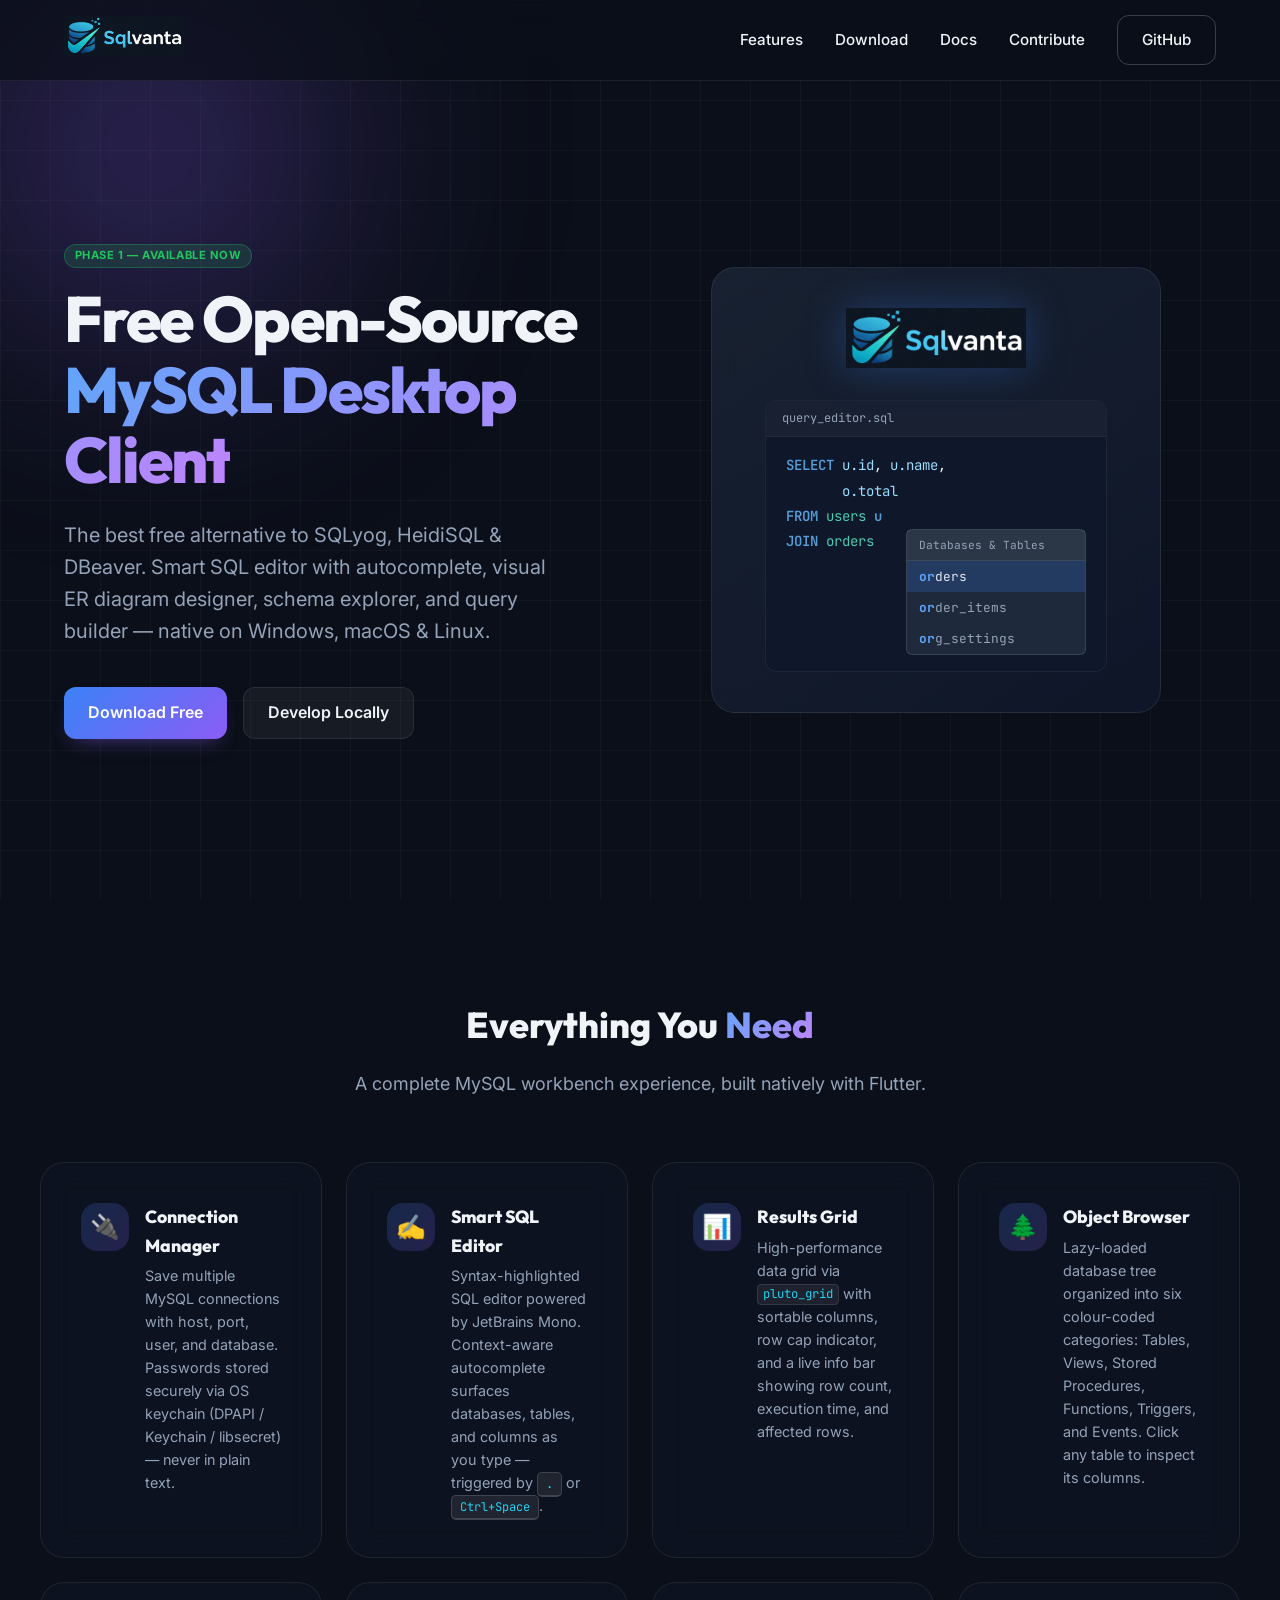
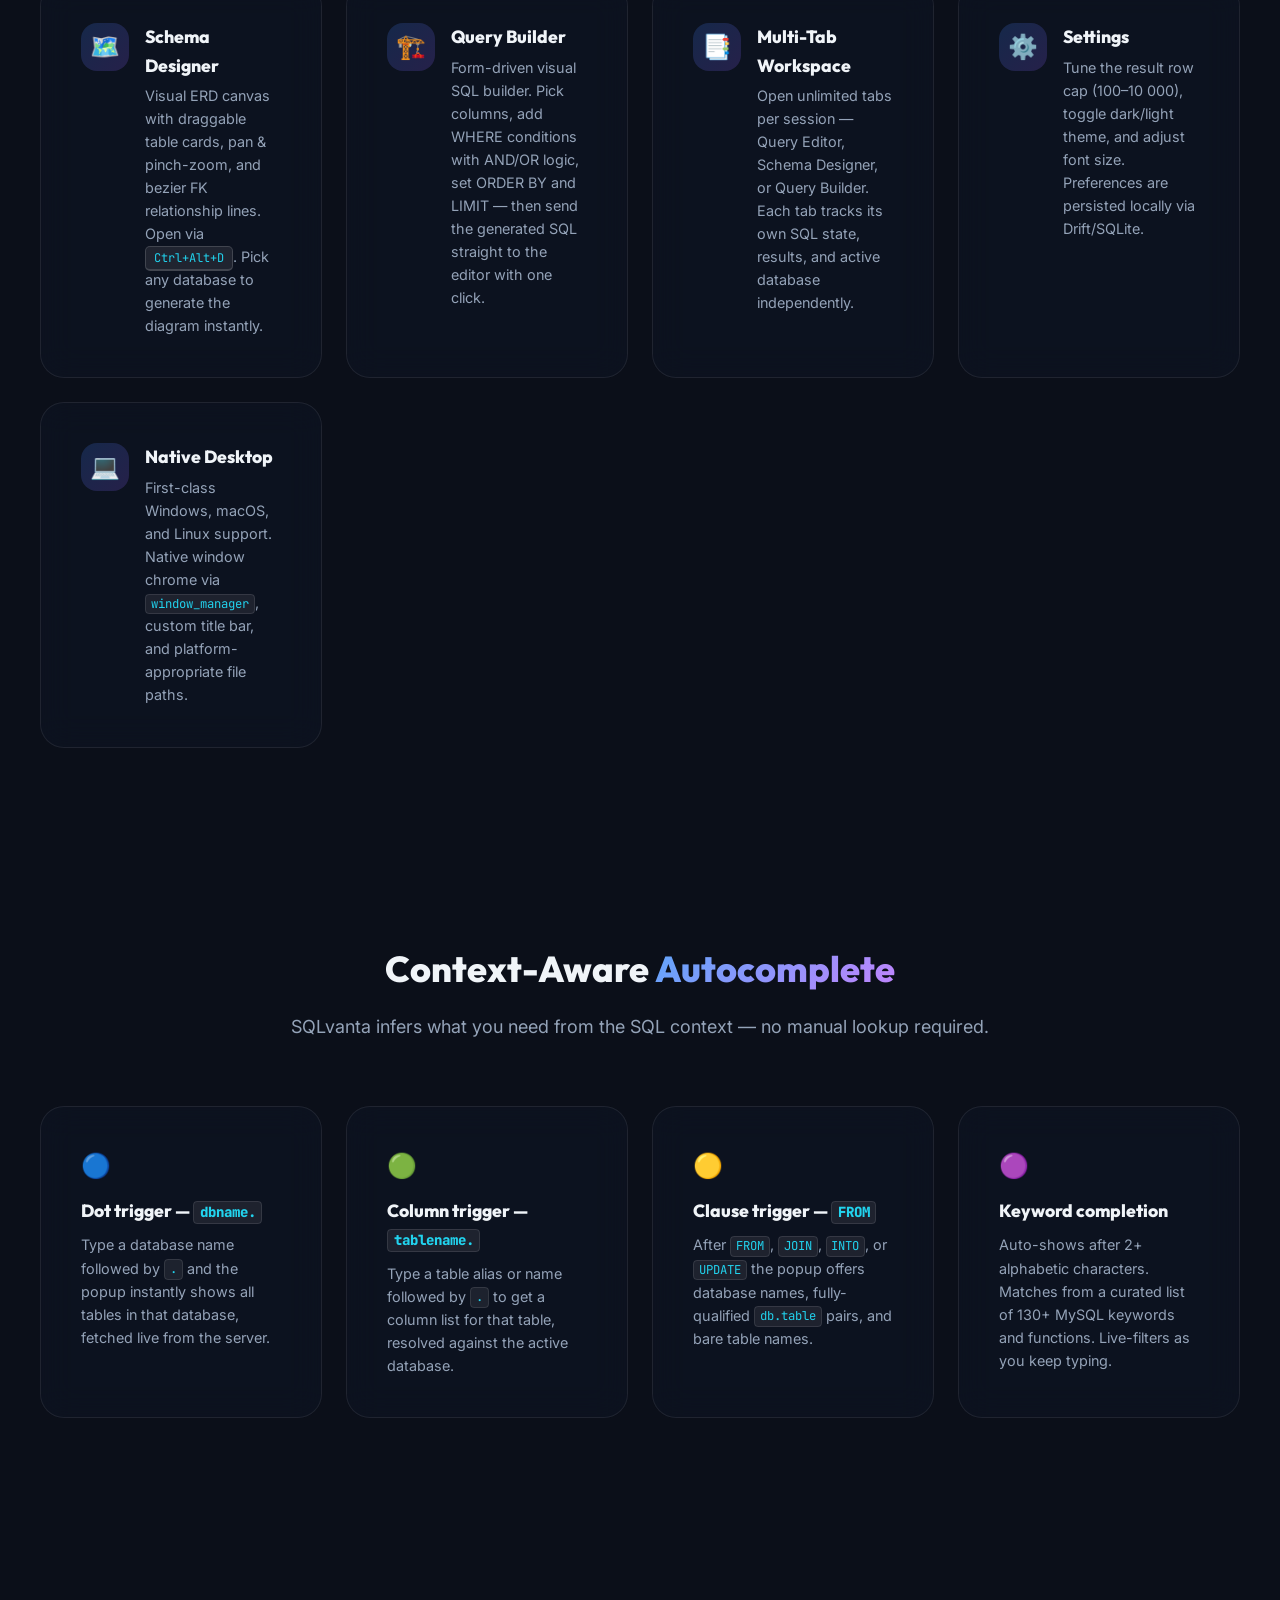
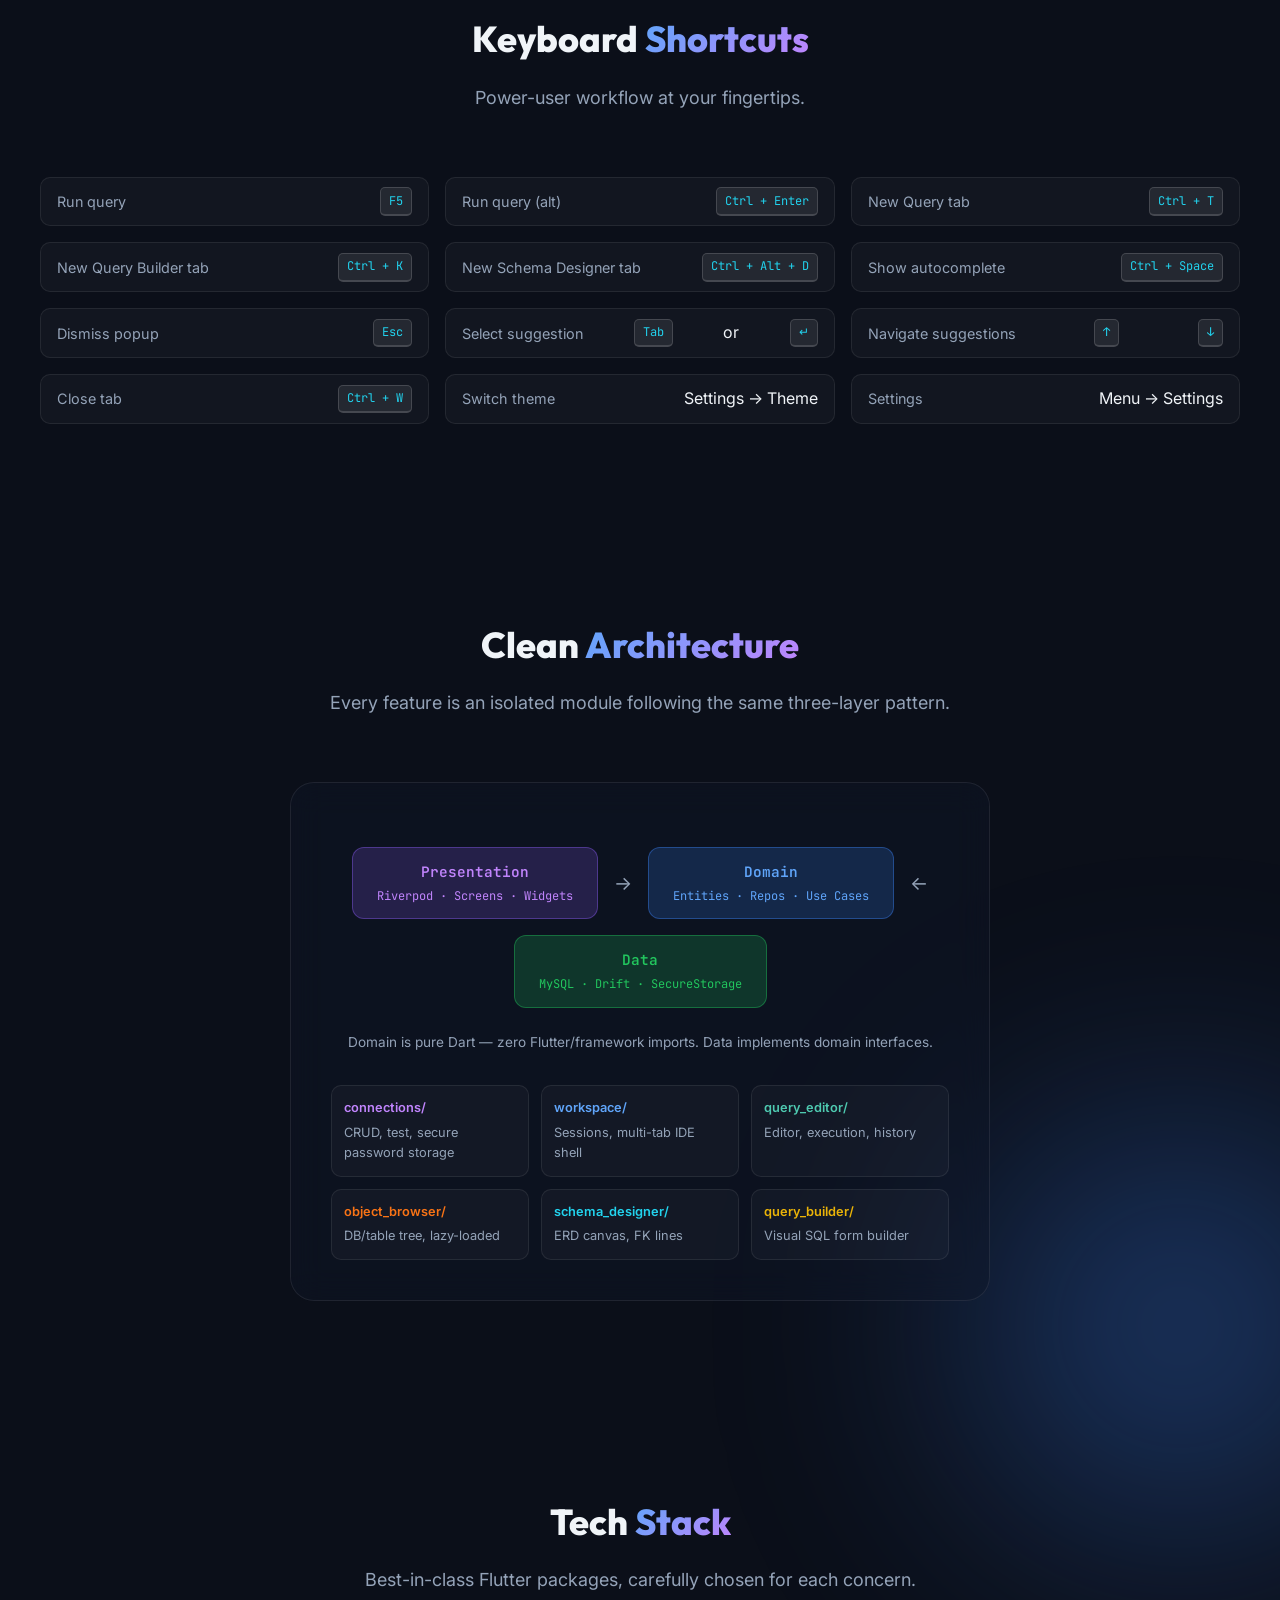
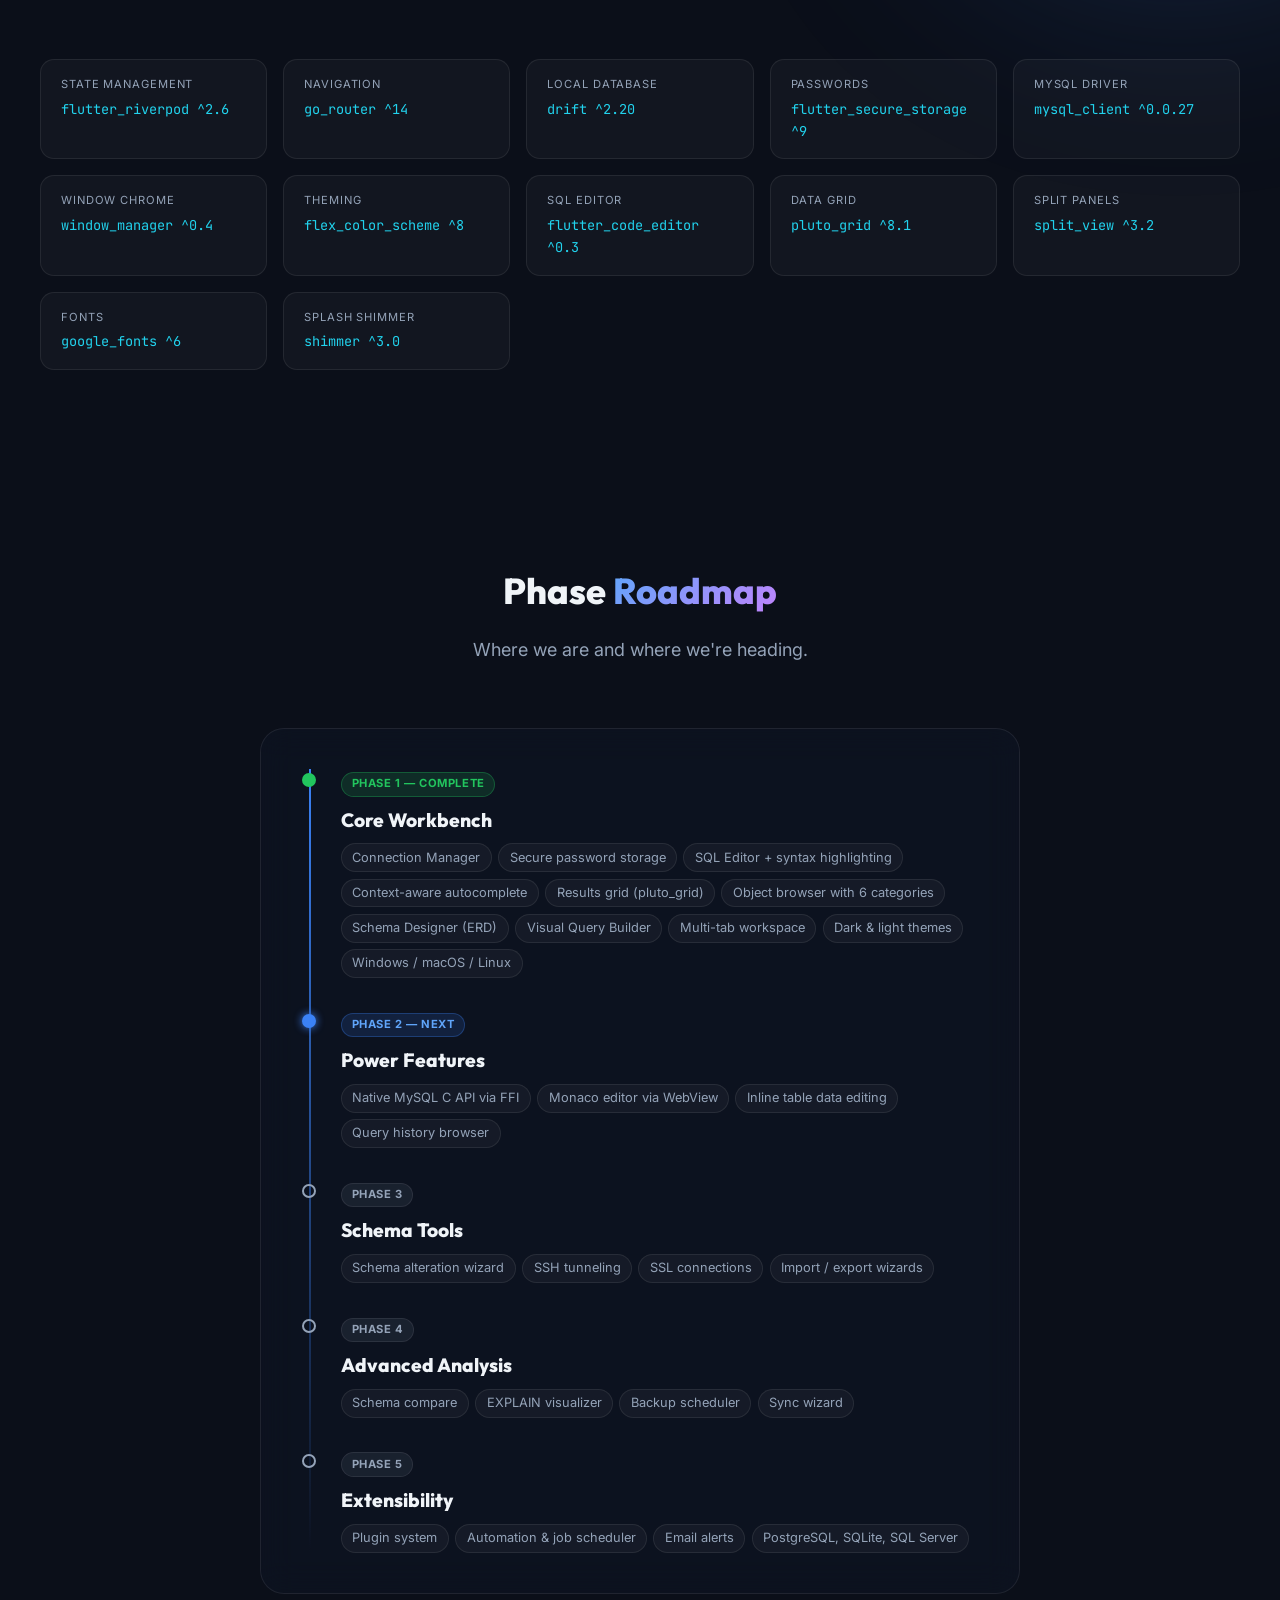
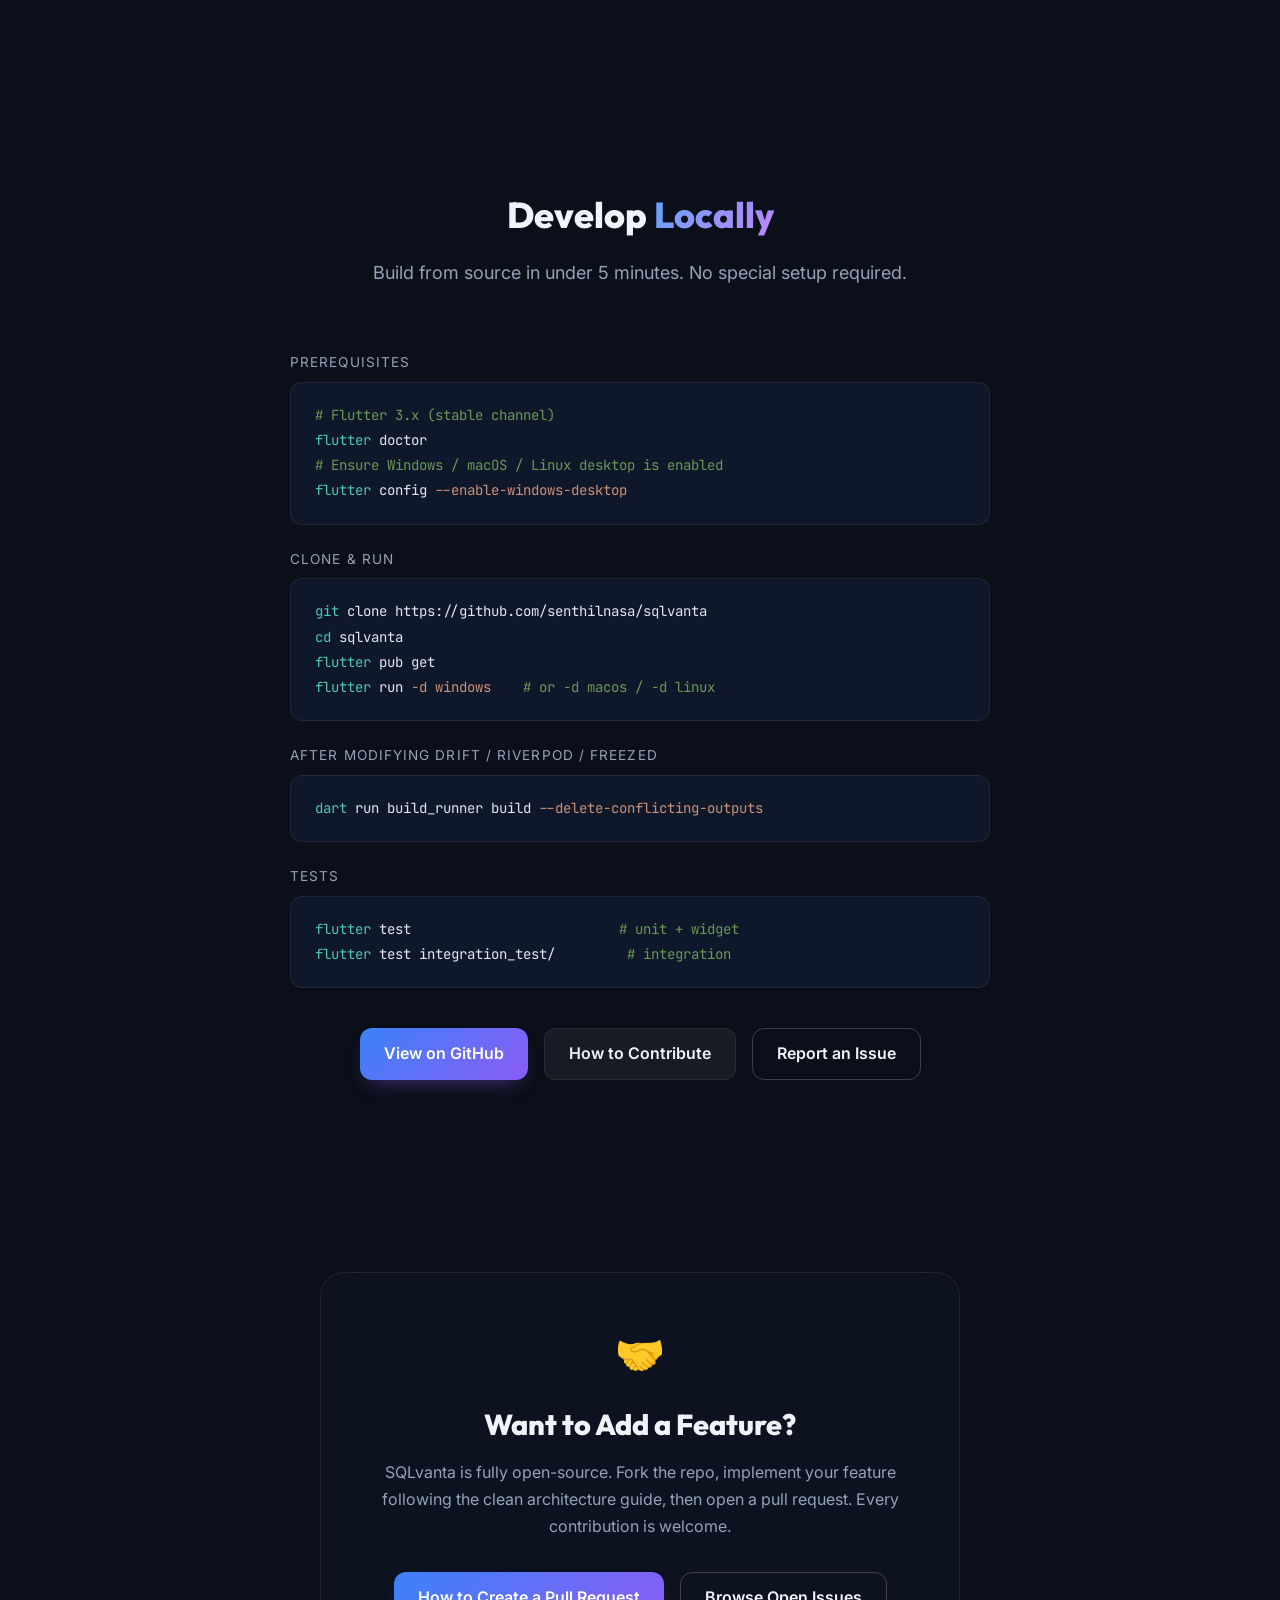
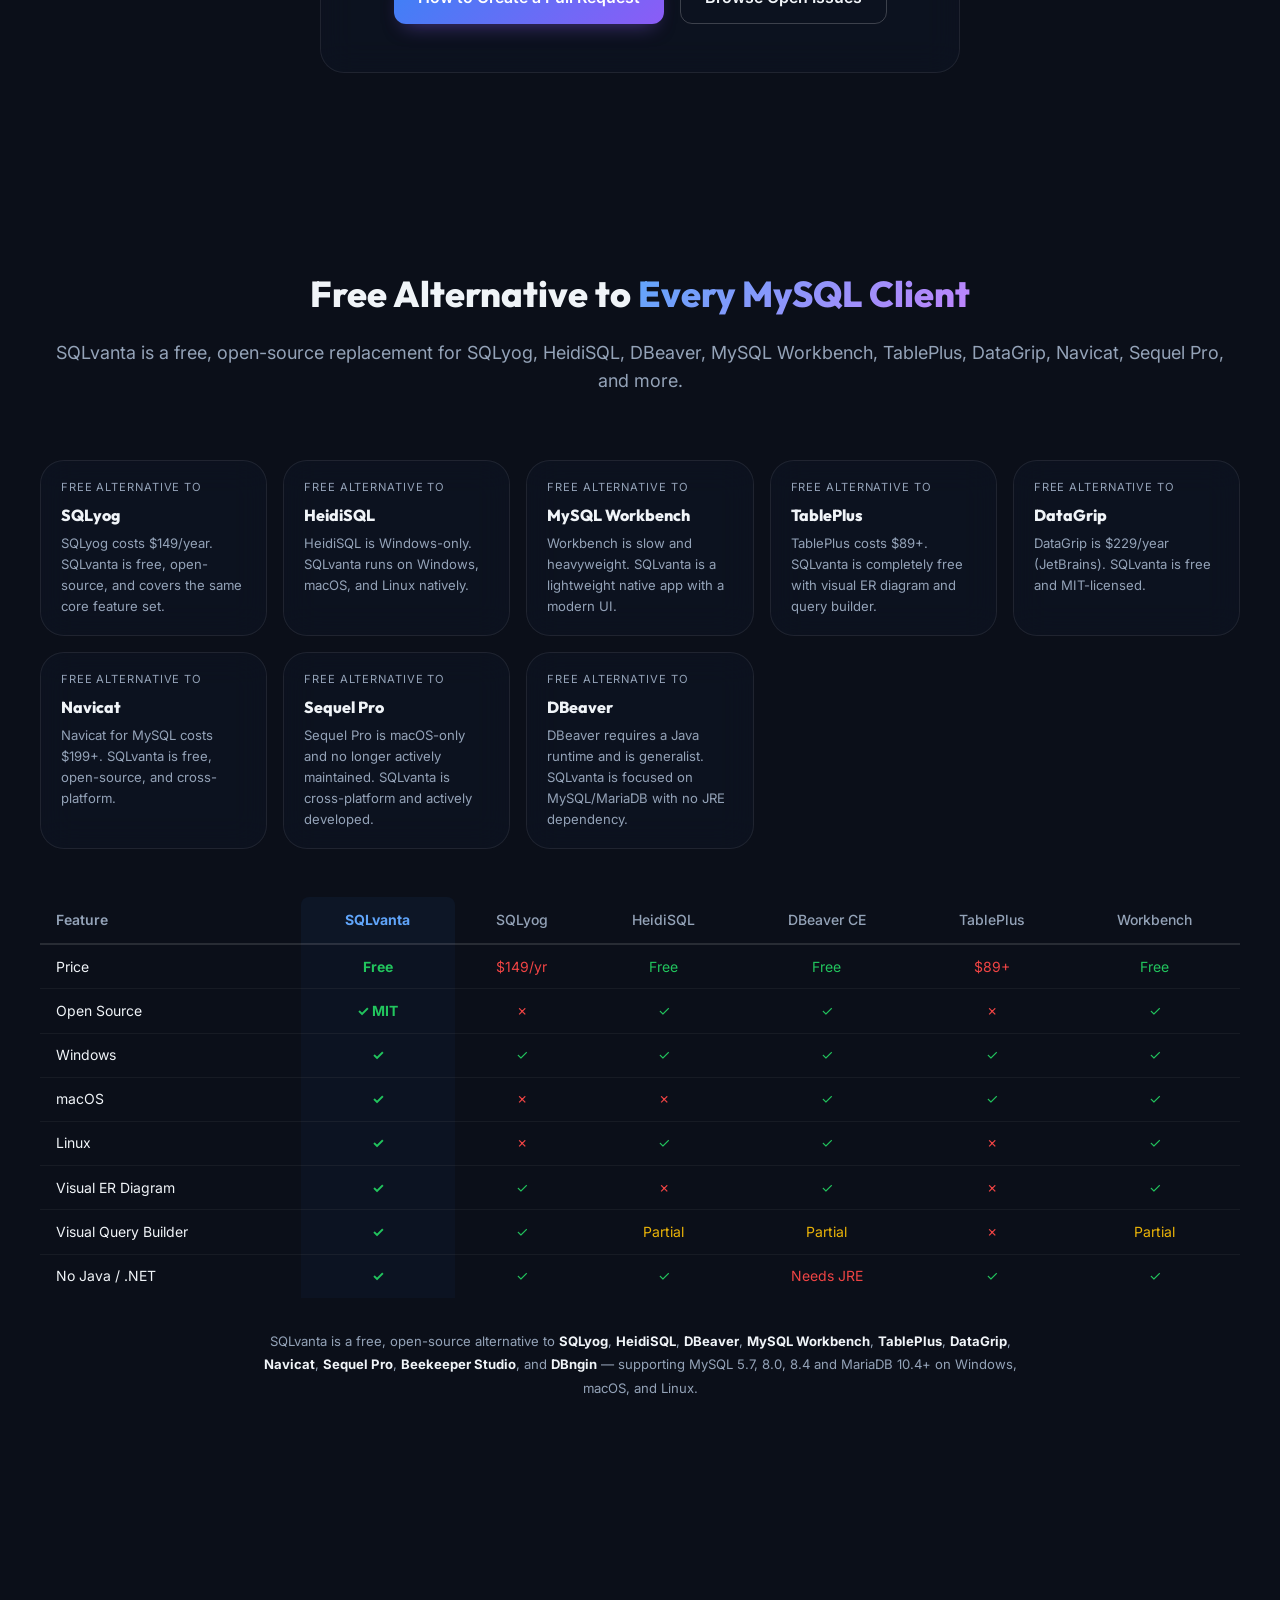
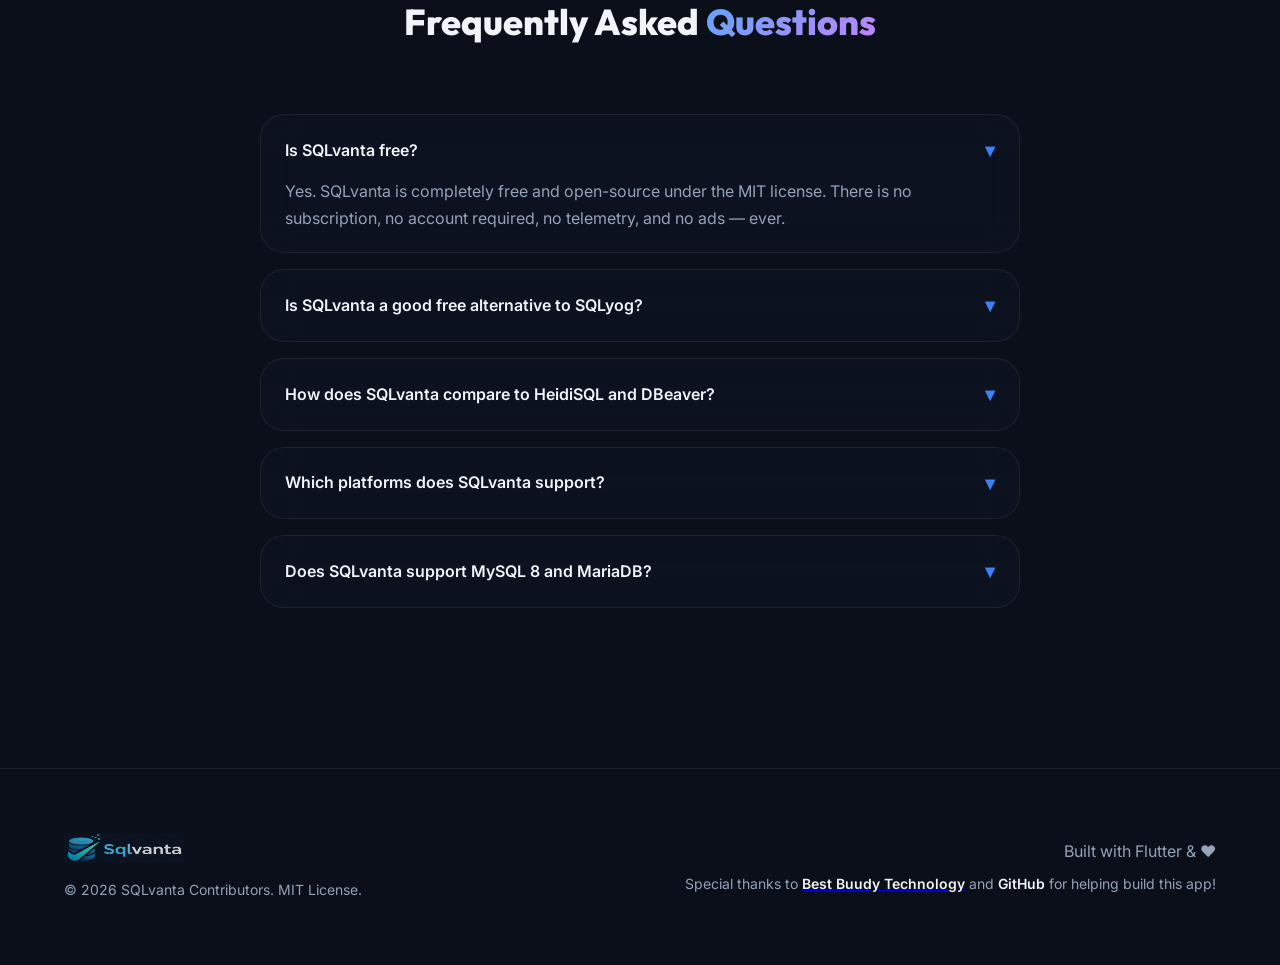
<file: docs/index.html>
<!DOCTYPE html>
<html lang="en">
<head>
    <meta charset="UTF-8">
    <meta name="viewport" content="width=device-width, initial-scale=1.0">
    <title>SQLvanta — Free Open-Source MySQL Client for Windows, macOS &amp; Linux</title>
    <meta name="title" content="SQLvanta — Free Open-Source MySQL Desktop Client">
    <meta name="description" content="SQLvanta is a free, open-source MySQL desktop client for Windows, macOS &amp; Linux. Smart SQL editor, visual ER diagram, schema explorer, query builder. Free alternative to SQLyog, HeidiSQL, DBeaver, MySQL Workbench, TablePlus, DataGrip, Navicat, and Sequel Pro.">
    <meta name="keywords" content="open source MySQL client, free MySQL GUI, MySQL desktop client, SQLyog alternative free, HeidiSQL alternative, DBeaver alternative free, MySQL Workbench alternative, TablePlus alternative free, DataGrip alternative free, Navicat alternative free, Sequel Pro alternative, Beekeeper Studio alternative, DBngin alternative, free database manager, MySQL GUI Windows, MySQL client macOS, MySQL GUI Linux, ER diagram tool, visual query builder, open source SQL tool, free SQL client desktop, MariaDB GUI, MySQL 8 client">
    <meta name="author" content="Senthilnasa">
    <link rel="canonical" href="https://sqlvanta.senthilnasa.me/">

    <!-- Open Graph -->
    <meta property="og:type" content="website">
    <meta property="og:url" content="https://sqlvanta.senthilnasa.me/">
    <meta property="og:title" content="SQLvanta — Free Open-Source MySQL Client">
    <meta property="og:description" content="Free open-source MySQL desktop client for Windows, macOS &amp; Linux. Visual ER diagram, smart SQL editor, schema explorer. The best free alternative to SQLyog &amp; HeidiSQL.">
    <meta property="og:image" content="https://sqlvanta.senthilnasa.me/icon/android-chrome-512x512.png">

    <!-- Twitter -->
    <meta property="twitter:card" content="summary_large_image">
    <meta property="twitter:url" content="https://sqlvanta.senthilnasa.me/">
    <meta property="twitter:title" content="SQLvanta — Free Open-Source MySQL Client">
    <meta property="twitter:description" content="Free MySQL GUI for Windows, macOS &amp; Linux. Visual ER diagram, SQL editor, schema explorer. Open-source SQLyog &amp; HeidiSQL alternative.">
    <meta property="twitter:image" content="https://sqlvanta.senthilnasa.me/icon/android-chrome-512x512.png">
    <meta name="twitter:image:alt" content="SQLvanta — Free Open-Source MySQL Desktop Client">

    <!-- Robots -->
    <meta name="robots" content="index, follow, max-snippet:-1, max-image-preview:large, max-video-preview:-1">

    <!-- Structured Data -->
    <script type="application/ld+json">
    {
      "@context": "https://schema.org",
      "@graph": [
        {
          "@type": "SoftwareApplication",
          "name": "SQLvanta",
          "applicationCategory": "DeveloperApplication",
          "operatingSystem": "Windows 10, Windows 11, macOS 12+, Ubuntu 20.04+",
          "offers": { "@type": "Offer", "price": "0", "priceCurrency": "USD" },
          "downloadUrl": "https://sqlvanta.senthilnasa.me/download.html",
          "url": "https://sqlvanta.senthilnasa.me/",
          "description": "Free, open-source MySQL desktop client with smart SQL editor, visual ER diagram designer, interactive schema explorer, and native performance on Windows, macOS, and Linux.",
          "featureList": [
            "SQL editor with keyword and column autocomplete",
            "Visual ER diagram designer with FK relationship lines",
            "Interactive schema explorer",
            "Query EXPLAIN visualizer",
            "Multi-tab workspace",
            "Secure OS-keychain password storage",
            "Visual query builder",
            "Query history",
            "Dark and light themes"
          ]
        },
        {
          "@type": "FAQPage",
          "mainEntity": [
            {
              "@type": "Question",
              "name": "Is SQLvanta free?",
              "acceptedAnswer": { "@type": "Answer", "text": "Yes. SQLvanta is completely free and open-source under the MIT license. No subscription, no account, no telemetry." }
            },
            {
              "@type": "Question",
              "name": "Is SQLvanta a good SQLyog alternative?",
              "acceptedAnswer": { "@type": "Answer", "text": "Yes. SQLvanta offers a smart SQL editor with autocomplete, visual ER diagram, schema explorer, query builder, and multi-tab workspace — the core features of SQLyog — but completely free and open-source." }
            },
            {
              "@type": "Question",
              "name": "How does SQLvanta compare to HeidiSQL and DBeaver?",
              "acceptedAnswer": { "@type": "Answer", "text": "SQLvanta is a lightweight, native-performance MySQL client built with Flutter. Unlike HeidiSQL (Windows-only), SQLvanta runs on Windows, macOS, and Linux. Unlike DBeaver, it focuses specifically on MySQL/MariaDB with a clean, modern UI." }
            },
            {
              "@type": "Question",
              "name": "Which platforms does SQLvanta support?",
              "acceptedAnswer": { "@type": "Answer", "text": "SQLvanta runs natively on Windows 10/11 (x64), macOS 12 Monterey or later (Apple Silicon and Intel), and Ubuntu 20.04+ / Debian 11+. It requires no .NET or Java runtime." }
            },
            {
              "@type": "Question",
              "name": "Does SQLvanta support MySQL 8?",
              "acceptedAnswer": { "@type": "Answer", "text": "Yes. SQLvanta supports MySQL 5.7, 8.0, and 8.4, as well as MariaDB 10.4+. It uses the mysql_client Dart package which supports caching_sha2_password authentication used by MySQL 8." }
            }
          ]
        }
      ]
    }
    </script>

    <!-- WebSite schema: enables Google sitelinks search box -->
    <script type="application/ld+json">
    {
      "@context": "https://schema.org",
      "@type": "WebSite",
      "name": "SQLvanta",
      "url": "https://sqlvanta.senthilnasa.me/",
      "description": "Free open-source MySQL desktop client for Windows, macOS and Linux."
    }
    </script>

    <!-- BreadcrumbList schema -->
    <script type="application/ld+json">
    {
      "@context": "https://schema.org",
      "@type": "BreadcrumbList",
      "itemListElement": [
        { "@type": "ListItem", "position": 1, "name": "Home",     "item": "https://sqlvanta.senthilnasa.me/" },
        { "@type": "ListItem", "position": 2, "name": "Features", "item": "https://sqlvanta.senthilnasa.me/features.html" },
        { "@type": "ListItem", "position": 3, "name": "Download", "item": "https://sqlvanta.senthilnasa.me/download.html" },
        { "@type": "ListItem", "position": 4, "name": "Docs",     "item": "https://sqlvanta.senthilnasa.me/docs.html" }
      ]
    }
    </script>

    <!-- DNS prefetch for third-party origins (faster page load → better CWV) -->
    <link rel="dns-prefetch" href="https://www.googletagmanager.com">
    <link rel="dns-prefetch" href="https://www.clarity.ms">
    <link rel="dns-prefetch" href="https://fonts.googleapis.com">
    <link rel="dns-prefetch" href="https://fonts.gstatic.com">

    <link rel="preconnect" href="https://fonts.googleapis.com">
    <link rel="preconnect" href="https://fonts.gstatic.com" crossorigin>
    <!-- font-display:swap added to prevent invisible text during font load (CLS fix) -->
    <link href="https://fonts.googleapis.com/css2?family=Outfit:wght@300;400;600;800&family=Inter:wght@400;500;600&family=JetBrains+Mono:wght@400;600&display=swap" rel="stylesheet">
    <link rel="icon" type="image/x-icon" href="icon/favicon.ico">
    <link rel="icon" type="image/png" sizes="32x32" href="icon/favicon-32x32.png">
    <link rel="icon" type="image/png" sizes="16x16" href="icon/favicon-16x16.png">
    <link rel="apple-touch-icon" sizes="180x180" href="icon/apple-touch-icon.png">
    <link rel="manifest" href="site.webmanifest">
    <meta name="theme-color" content="#1565C0">
    <link rel="stylesheet" href="styles.css">
    <style>
        /* ── Extended doc styles ─────────────────────────────────── */
        :root {
            --green:  #22c55e;
            --yellow: #eab308;
            --red:    #ef4444;
            --cyan:   #22d3ee;
            --orange: #f97316;
        }

        /* Nav active */
        .nav-links a.active { color: var(--brand-primary); }

        /* ── Feature grid (6-up) ─────────────────────────────────── */
        .features-grid-6 {
            display: grid;
            grid-template-columns: repeat(auto-fit, minmax(280px, 1fr));
            gap: 1.5rem;
        }
        .feature-card-sm {
            display: flex;
            gap: 1rem;
            align-items: flex-start;
        }
        .feature-card-sm .feature-icon {
            flex-shrink: 0;
            width: 48px;
            height: 48px;
            font-size: 1.5rem;
            margin-bottom: 0;
        }
        .feature-card-sm h3 { font-size: 1.1rem; margin-bottom: 0.25rem; }
        .feature-card-sm p  { font-size: 0.9rem; color: var(--text-secondary); }

        /* ── Shortcut table ──────────────────────────────────────── */
        .shortcut-grid {
            display: grid;
            grid-template-columns: repeat(auto-fit, minmax(320px, 1fr));
            gap: 1rem;
        }
        .shortcut-row {
            display: flex;
            justify-content: space-between;
            align-items: center;
            padding: 0.6rem 1rem;
            border-radius: 10px;
            background: rgba(255,255,255,0.03);
            border: 1px solid var(--glass-border);
            gap: 1rem;
        }
        .shortcut-row span { color: var(--text-secondary); font-size: 0.9rem; }
        kbd {
            font-family: 'JetBrains Mono', monospace;
            font-size: 0.75rem;
            background: rgba(255,255,255,0.08);
            border: 1px solid rgba(255,255,255,0.15);
            border-bottom-width: 2px;
            border-radius: 5px;
            padding: 0.2rem 0.5rem;
            white-space: nowrap;
            color: var(--cyan);
        }

        /* ── Roadmap timeline ────────────────────────────────────── */
        .timeline { position: relative; padding-left: 2rem; }
        .timeline::before {
            content: '';
            position: absolute;
            left: 0; top: 0; bottom: 0;
            width: 2px;
            background: linear-gradient(to bottom, var(--brand-primary), transparent);
        }
        .timeline-item { position: relative; margin-bottom: 2rem; }
        .timeline-dot {
            position: absolute;
            left: -2.45rem;
            top: 0.25rem;
            width: 14px; height: 14px;
            border-radius: 50%;
            border: 2px solid var(--brand-primary);
            background: var(--bg-color);
        }
        .timeline-dot.done  { background: var(--green); border-color: var(--green); }
        .timeline-dot.next  { background: var(--brand-primary); border-color: var(--brand-primary); box-shadow: 0 0 8px var(--brand-primary); }
        .timeline-dot.later { background: transparent; border-color: var(--text-secondary); }
        .phase-badge {
            display: inline-block;
            font-size: 0.7rem;
            font-weight: 700;
            letter-spacing: 0.05em;
            padding: 0.15rem 0.6rem;
            border-radius: 20px;
            margin-bottom: 0.5rem;
            text-transform: uppercase;
        }
        .badge-done  { background: rgba(34,197,94,0.15);  color: var(--green);  border: 1px solid rgba(34,197,94,0.3); }
        .badge-next  { background: rgba(59,130,246,0.15); color: #60a5fa;        border: 1px solid rgba(59,130,246,0.3); }
        .badge-later { background: rgba(148,163,184,0.1); color: var(--text-secondary); border: 1px solid var(--glass-border); }
        .timeline-item h3 { font-size: 1.2rem; margin-bottom: 0.4rem; }
        .timeline-item ul {
            list-style: none;
            padding: 0;
            margin-top: 0.5rem;
            display: flex;
            flex-wrap: wrap;
            gap: 0.4rem;
        }
        .timeline-item ul li {
            font-size: 0.8rem;
            padding: 0.2rem 0.65rem;
            border-radius: 20px;
            background: rgba(255,255,255,0.04);
            border: 1px solid var(--glass-border);
            color: var(--text-secondary);
        }

        /* ── Tech stack chips ────────────────────────────────────── */
        .stack-grid {
            display: grid;
            grid-template-columns: repeat(auto-fill, minmax(200px, 1fr));
            gap: 1rem;
        }
        .stack-chip {
            display: flex;
            flex-direction: column;
            gap: 0.3rem;
            padding: 1rem 1.25rem;
            border-radius: 14px;
            background: rgba(255,255,255,0.03);
            border: 1px solid var(--glass-border);
            transition: border-color 0.2s;
        }
        .stack-chip:hover { border-color: rgba(255,255,255,0.15); }
        .stack-chip .concern {
            font-size: 0.7rem;
            color: var(--text-secondary);
            text-transform: uppercase;
            letter-spacing: 0.08em;
        }
        .stack-chip .package {
            font-family: 'JetBrains Mono', monospace;
            font-size: 0.85rem;
            color: var(--cyan);
        }

        /* ── Architecture diagram ─────────────────────────────────── */
        .arch-row {
            display: flex;
            gap: 1rem;
            justify-content: center;
            flex-wrap: wrap;
            margin: 1.5rem 0;
        }
        .arch-box {
            padding: 0.75rem 1.5rem;
            border-radius: 12px;
            text-align: center;
            font-family: 'JetBrains Mono', monospace;
            font-size: 0.9rem;
            font-weight: 600;
        }
        .arch-box.presentation { background: rgba(139,92,246,0.2); border: 1px solid rgba(139,92,246,0.4); color: #c084fc; }
        .arch-box.domain       { background: rgba(59,130,246,0.2); border: 1px solid rgba(59,130,246,0.4); color: #60a5fa; }
        .arch-box.data         { background: rgba(34,197,94,0.2);  border: 1px solid rgba(34,197,94,0.4);  color: var(--green); }
        .arch-arrow { align-self: center; color: var(--text-secondary); font-size: 1.2rem; }
        .arch-note {
            text-align: center;
            font-size: 0.85rem;
            color: var(--text-secondary);
            margin-top: 0.5rem;
        }

        /* ── Autocomplete demo block ─────────────────────────────── */
        .ac-demo {
            background: #0f172a;
            border-radius: 12px;
            border: 1px solid rgba(255,255,255,0.06);
            overflow: hidden;
            font-family: 'JetBrains Mono', monospace;
            font-size: 0.875rem;
        }
        .ac-demo-bar {
            background: rgba(255,255,255,0.04);
            padding: 0.5rem 1rem;
            font-size: 0.75rem;
            color: var(--text-secondary);
            border-bottom: 1px solid rgba(255,255,255,0.05);
        }
        .ac-demo-body { padding: 1rem 1.25rem; line-height: 1.8; }
        .ac-kw    { color: #569cd6; font-weight: 600; }
        .ac-table { color: #4ec9b0; }
        .ac-col   { color: #9cdcfe; }
        .ac-str   { color: #ce9178; }
        .ac-popup {
            display: inline-block;
            background: #1e293b;
            border: 1px solid rgba(255,255,255,0.12);
            border-radius: 6px;
            margin-left: 1rem;
            vertical-align: top;
            min-width: 180px;
            font-size: 0.8rem;
        }
        .ac-popup-hdr {
            padding: 0.3rem 0.75rem;
            background: rgba(255,255,255,0.06);
            color: #94a3b8;
            border-bottom: 1px solid rgba(255,255,255,0.08);
            font-size: 0.7rem;
        }
        .ac-popup-item { padding: 0.25rem 0.75rem; color: #94a3b8; }
        .ac-popup-item.selected { background: rgba(59,130,246,0.2); color: #e2e8f0; }
        .ac-popup-item .match { color: #60a5fa; font-weight: 700; }

        /* ── Section divider ─────────────────────────────────────── */
        .section-heading h2 { font-size: 2.25rem; }

        /* ── Inline code ─────────────────────────────────────────── */
        code {
            font-family: 'JetBrains Mono', monospace;
            font-size: 0.85em;
            background: rgba(255,255,255,0.07);
            border: 1px solid rgba(255,255,255,0.1);
            border-radius: 4px;
            padding: 0.1em 0.4em;
            color: var(--cyan);
        }

        /* ── Install block ───────────────────────────────────────── */
        .install-block {
            background: #0f172a;
            border-radius: 12px;
            border: 1px solid rgba(255,255,255,0.07);
            overflow: hidden;
        }
        .install-block pre {
            padding: 1.25rem 1.5rem;
            font-family: 'JetBrains Mono', monospace;
            font-size: 0.875rem;
            color: #e2e8f0;
            overflow-x: auto;
            line-height: 1.8;
        }
        .install-block pre .comment { color: #6a9955; }
        .install-block pre .cmd    { color: #4ec9b0; }
        .install-block pre .flag   { color: #ce9178; }

        /* ── Responsive extras ───────────────────────────────────── */
        @media (max-width: 600px) {
            .arch-row { flex-direction: column; align-items: center; }
            .arch-arrow { transform: rotate(90deg); }
        }
    </style>

  <!-- Microsoft Clarity -->
  <script>
    (function(c,l,a,r,i,t,y){
      c[a]=c[a]||function(){(c[a].q=c[a].q||[]).push(arguments)};
      t=l.createElement(r);t.async=1;t.src="https://www.clarity.ms/tag/"+i+"?ref=bwt";
      y=l.getElementsByTagName(r)[0];y.parentNode.insertBefore(t,y);
    })(window, document, "clarity", "script", "w6bocbwf8q");
  </script>

  <!-- Google Analytics -->
  <script async src="https://www.googletagmanager.com/gtag/js?id=G-5L4DY990VP"></script>
  <script>
    window.dataLayer = window.dataLayer || [];
    function gtag(){dataLayer.push(arguments);}
    gtag('js', new Date());
    gtag('config', 'G-5L4DY990VP');
  </script>
</head>
<body>

    <div class="blob blob-1"></div>
    <div class="blob blob-2"></div>
    <div class="grid-bg"></div>

    <!-- ── Navigation ──────────────────────────────────────────────── -->
    <header class="glass-header">
        <div class="container nav-container">
            <a href="index.html" class="logo-link">
                <img src="assets/logo.png" alt="SQLvanta" class="nav-logo">
            </a>
            <nav>
                <ul class="nav-links">
                    <li><a href="features.html">Features</a></li>
                    <li><a href="download.html">Download</a></li>
                    <li><a href="docs.html">Docs</a></li>
                    <li><a href="contribute.html">Contribute</a></li>
                    <li><a href="https://github.com/senthilnasa/sqlvanta" class="btn btn-outline" target="_blank" rel="noopener">GitHub</a></li>
                </ul>
            </nav>
        </div>
    </header>

    <main>

        <!-- ── Hero ─────────────────────────────────────────────────── -->
        <section class="hero container">
            <div class="hero-content">
                <div class="phase-badge badge-done" style="margin-bottom:1rem;">Phase 1 — Available Now</div>
                <h1 class="hero-title">
                    Free Open-Source<br><span class="gradient-text">MySQL Desktop Client</span>
                </h1>
                <p class="hero-subtitle">
                    The best free alternative to SQLyog, HeidiSQL &amp; DBeaver.
                    Smart SQL editor with autocomplete, visual ER diagram designer,
                    schema explorer, and query builder — native on Windows, macOS &amp; Linux.
                </p>
                <div class="hero-cta">
                    <a href="download.html" class="btn btn-primary">Download Free</a>
                    <a href="#install" class="btn btn-secondary">Develop Locally</a>
                </div>
            </div>
            <div class="hero-visual">
                <div class="glass-card visual-card">
                    <img src="assets/logo.png" alt="SQLvanta" class="hero-logo">
                    <div class="ac-demo">
                        <div class="ac-demo-bar">query_editor.sql</div>
                        <div class="ac-demo-body">
                            <span class="ac-kw">SELECT</span> <span class="ac-col">u.id</span>, <span class="ac-col">u.name</span>,<br>
                            &nbsp;&nbsp;&nbsp;&nbsp;&nbsp;&nbsp;&nbsp;<span class="ac-col">o.total</span><br>
                            <span class="ac-kw">FROM</span> <span class="ac-table">users</span> <span class="ac-kw">u</span><br>
                            <span class="ac-kw">JOIN</span> <span class="ac-table">orders</span>&nbsp;
                            <span class="ac-popup">
                                <div class="ac-popup-hdr">Databases &amp; Tables</div>
                                <div class="ac-popup-item selected"><span class="match">or</span>ders</div>
                                <div class="ac-popup-item"><span class="match">or</span>der_items</div>
                                <div class="ac-popup-item"><span class="match">or</span>g_settings</div>
                            </span>
                        </div>
                    </div>
                </div>
            </div>
        </section>

        <!-- ── Core Features ─────────────────────────────────────────── -->
        <section id="features" class="section container">
            <div class="section-heading">
                <h2>Everything You <span class="gradient-text">Need</span></h2>
                <p>A complete MySQL workbench experience, built natively with Flutter.</p>
            </div>

            <div class="features-grid-6">

                <div class="glass-card feature-card-sm">
                    <div class="feature-icon">🔌</div>
                    <div>
                        <h3>Connection Manager</h3>
                        <p>Save multiple MySQL connections with host, port, user, and database. Passwords stored securely via OS keychain (DPAPI / Keychain / libsecret) — never in plain text.</p>
                    </div>
                </div>

                <div class="glass-card feature-card-sm">
                    <div class="feature-icon">✍️</div>
                    <div>
                        <h3>Smart SQL Editor</h3>
                        <p>Syntax-highlighted SQL editor powered by JetBrains Mono. Context-aware autocomplete surfaces databases, tables, and columns as you type — triggered by <kbd>.</kbd> or <kbd>Ctrl+Space</kbd>.</p>
                    </div>
                </div>

                <div class="glass-card feature-card-sm">
                    <div class="feature-icon">📊</div>
                    <div>
                        <h3>Results Grid</h3>
                        <p>High-performance data grid via <code>pluto_grid</code> with sortable columns, row cap indicator, and a live info bar showing row count, execution time, and affected rows.</p>
                    </div>
                </div>

                <div class="glass-card feature-card-sm">
                    <div class="feature-icon">🌲</div>
                    <div>
                        <h3>Object Browser</h3>
                        <p>Lazy-loaded database tree organized into six colour-coded categories: Tables, Views, Stored Procedures, Functions, Triggers, and Events. Click any table to inspect its columns.</p>
                    </div>
                </div>

                <div class="glass-card feature-card-sm">
                    <div class="feature-icon">🗺️</div>
                    <div>
                        <h3>Schema Designer</h3>
                        <p>Visual ERD canvas with draggable table cards, pan &amp; pinch-zoom, and bezier FK relationship lines. Open via <kbd>Ctrl+Alt+D</kbd>. Pick any database to generate the diagram instantly.</p>
                    </div>
                </div>

                <div class="glass-card feature-card-sm">
                    <div class="feature-icon">🏗️</div>
                    <div>
                        <h3>Query Builder</h3>
                        <p>Form-driven visual SQL builder. Pick columns, add WHERE conditions with AND/OR logic, set ORDER BY and LIMIT — then send the generated SQL straight to the editor with one click.</p>
                    </div>
                </div>

                <div class="glass-card feature-card-sm">
                    <div class="feature-icon">📑</div>
                    <div>
                        <h3>Multi-Tab Workspace</h3>
                        <p>Open unlimited tabs per session — Query Editor, Schema Designer, or Query Builder. Each tab tracks its own SQL state, results, and active database independently.</p>
                    </div>
                </div>

                <div class="glass-card feature-card-sm">
                    <div class="feature-icon">⚙️</div>
                    <div>
                        <h3>Settings</h3>
                        <p>Tune the result row cap (100–10 000), toggle dark/light theme, and adjust font size. Preferences are persisted locally via Drift/SQLite.</p>
                    </div>
                </div>

                <div class="glass-card feature-card-sm">
                    <div class="feature-icon">💻</div>
                    <div>
                        <h3>Native Desktop</h3>
                        <p>First-class Windows, macOS, and Linux support. Native window chrome via <code>window_manager</code>, custom title bar, and platform-appropriate file paths.</p>
                    </div>
                </div>

            </div>
        </section>

        <!-- ── Autocomplete Deep-Dive ─────────────────────────────────── -->
        <section class="section container">
            <div class="section-heading">
                <h2>Context-Aware <span class="gradient-text">Autocomplete</span></h2>
                <p>SQLvanta infers what you need from the SQL context — no manual lookup required.</p>
            </div>

            <div style="display:grid; grid-template-columns: repeat(auto-fit, minmax(280px,1fr)); gap:1.5rem; margin-top:1rem;">
                <div class="glass-card">
                    <div style="font-size:1.5rem;margin-bottom:0.75rem;">🔵</div>
                    <h3 style="font-size:1.1rem;margin-bottom:0.5rem;">Dot trigger — <code style="font-size:0.8em;">dbname.</code></h3>
                    <p style="color:var(--text-secondary);font-size:0.9rem;">Type a database name followed by <code>.</code> and the popup instantly shows all tables in that database, fetched live from the server.</p>
                </div>
                <div class="glass-card">
                    <div style="font-size:1.5rem;margin-bottom:0.75rem;">🟢</div>
                    <h3 style="font-size:1.1rem;margin-bottom:0.5rem;">Column trigger — <code style="font-size:0.8em;">tablename.</code></h3>
                    <p style="color:var(--text-secondary);font-size:0.9rem;">Type a table alias or name followed by <code>.</code> to get a column list for that table, resolved against the active database.</p>
                </div>
                <div class="glass-card">
                    <div style="font-size:1.5rem;margin-bottom:0.75rem;">🟡</div>
                    <h3 style="font-size:1.1rem;margin-bottom:0.5rem;">Clause trigger — <code style="font-size:0.8em;">FROM </code></h3>
                    <p style="color:var(--text-secondary);font-size:0.9rem;">After <code>FROM</code>, <code>JOIN</code>, <code>INTO</code>, or <code>UPDATE</code> the popup offers database names, fully-qualified <code>db.table</code> pairs, and bare table names.</p>
                </div>
                <div class="glass-card">
                    <div style="font-size:1.5rem;margin-bottom:0.75rem;">🟣</div>
                    <h3 style="font-size:1.1rem;margin-bottom:0.5rem;">Keyword completion</h3>
                    <p style="color:var(--text-secondary);font-size:0.9rem;">Auto-shows after 2+ alphabetic characters. Matches from a curated list of 130+ MySQL keywords and functions. Live-filters as you keep typing.</p>
                </div>
            </div>
        </section>

        <!-- ── Keyboard Shortcuts ─────────────────────────────────────── -->
        <section id="shortcuts" class="section container">
            <div class="section-heading">
                <h2>Keyboard <span class="gradient-text">Shortcuts</span></h2>
                <p>Power-user workflow at your fingertips.</p>
            </div>

            <div class="shortcut-grid">
                <div class="shortcut-row"><span>Run query</span>         <kbd>F5</kbd></div>
                <div class="shortcut-row"><span>Run query (alt)</span>   <kbd>Ctrl + Enter</kbd></div>
                <div class="shortcut-row"><span>New Query tab</span>     <kbd>Ctrl + T</kbd></div>
                <div class="shortcut-row"><span>New Query Builder tab</span> <kbd>Ctrl + K</kbd></div>
                <div class="shortcut-row"><span>New Schema Designer tab</span> <kbd>Ctrl + Alt + D</kbd></div>
                <div class="shortcut-row"><span>Show autocomplete</span> <kbd>Ctrl + Space</kbd></div>
                <div class="shortcut-row"><span>Dismiss popup</span>     <kbd>Esc</kbd></div>
                <div class="shortcut-row"><span>Select suggestion</span> <kbd>Tab</kbd> or <kbd>↵</kbd></div>
                <div class="shortcut-row"><span>Navigate suggestions</span> <kbd>↑</kbd> <kbd>↓</kbd></div>
                <div class="shortcut-row"><span>Close tab</span>         <kbd>Ctrl + W</kbd></div>
                <div class="shortcut-row"><span>Switch theme</span>      Settings → Theme</div>
                <div class="shortcut-row"><span>Settings</span>          Menu → Settings</div>
            </div>
        </section>

        <!-- ── Architecture ───────────────────────────────────────────── -->
        <section id="architecture" class="section container">
            <div class="section-heading">
                <h2>Clean <span class="gradient-text">Architecture</span></h2>
                <p>Every feature is an isolated module following the same three-layer pattern.</p>
            </div>

            <div class="glass-card" style="max-width:700px;margin:0 auto;">
                <div class="arch-row">
                    <div class="arch-box presentation">Presentation<br><small style="font-weight:400;font-size:0.75rem;">Riverpod · Screens · Widgets</small></div>
                    <div class="arch-arrow">→</div>
                    <div class="arch-box domain">Domain<br><small style="font-weight:400;font-size:0.75rem;">Entities · Repos · Use Cases</small></div>
                    <div class="arch-arrow">←</div>
                    <div class="arch-box data">Data<br><small style="font-weight:400;font-size:0.75rem;">MySQL · Drift · SecureStorage</small></div>
                </div>
                <p class="arch-note">Domain is pure Dart — zero Flutter/framework imports. Data implements domain interfaces.</p>

                <div style="margin-top:2rem;display:grid;grid-template-columns:repeat(auto-fill,minmax(160px,1fr));gap:0.75rem;">
                    <div style="font-size:0.8rem;padding:0.75rem;border-radius:10px;background:rgba(255,255,255,0.03);border:1px solid var(--glass-border);">
                        <div style="color:#c084fc;font-weight:600;margin-bottom:0.25rem;">connections/</div>
                        <div style="color:var(--text-secondary);">CRUD, test, secure password storage</div>
                    </div>
                    <div style="font-size:0.8rem;padding:0.75rem;border-radius:10px;background:rgba(255,255,255,0.03);border:1px solid var(--glass-border);">
                        <div style="color:#60a5fa;font-weight:600;margin-bottom:0.25rem;">workspace/</div>
                        <div style="color:var(--text-secondary);">Sessions, multi-tab IDE shell</div>
                    </div>
                    <div style="font-size:0.8rem;padding:0.75rem;border-radius:10px;background:rgba(255,255,255,0.03);border:1px solid var(--glass-border);">
                        <div style="color:#4ec9b0;font-weight:600;margin-bottom:0.25rem;">query_editor/</div>
                        <div style="color:var(--text-secondary);">Editor, execution, history</div>
                    </div>
                    <div style="font-size:0.8rem;padding:0.75rem;border-radius:10px;background:rgba(255,255,255,0.03);border:1px solid var(--glass-border);">
                        <div style="color:#f97316;font-weight:600;margin-bottom:0.25rem;">object_browser/</div>
                        <div style="color:var(--text-secondary);">DB/table tree, lazy-loaded</div>
                    </div>
                    <div style="font-size:0.8rem;padding:0.75rem;border-radius:10px;background:rgba(255,255,255,0.03);border:1px solid var(--glass-border);">
                        <div style="color:#22d3ee;font-weight:600;margin-bottom:0.25rem;">schema_designer/</div>
                        <div style="color:var(--text-secondary);">ERD canvas, FK lines</div>
                    </div>
                    <div style="font-size:0.8rem;padding:0.75rem;border-radius:10px;background:rgba(255,255,255,0.03);border:1px solid var(--glass-border);">
                        <div style="color:#eab308;font-weight:600;margin-bottom:0.25rem;">query_builder/</div>
                        <div style="color:var(--text-secondary);">Visual SQL form builder</div>
                    </div>
                </div>
            </div>
        </section>

        <!-- ── Tech Stack ─────────────────────────────────────────────── -->
        <section class="section container">
            <div class="section-heading">
                <h2>Tech <span class="gradient-text">Stack</span></h2>
                <p>Best-in-class Flutter packages, carefully chosen for each concern.</p>
            </div>
            <div class="stack-grid">
                <div class="stack-chip"><span class="concern">State Management</span><span class="package">flutter_riverpod ^2.6</span></div>
                <div class="stack-chip"><span class="concern">Navigation</span><span class="package">go_router ^14</span></div>
                <div class="stack-chip"><span class="concern">Local Database</span><span class="package">drift ^2.20</span></div>
                <div class="stack-chip"><span class="concern">Passwords</span><span class="package">flutter_secure_storage ^9</span></div>
                <div class="stack-chip"><span class="concern">MySQL Driver</span><span class="package">mysql_client ^0.0.27</span></div>
                <div class="stack-chip"><span class="concern">Window Chrome</span><span class="package">window_manager ^0.4</span></div>
                <div class="stack-chip"><span class="concern">Theming</span><span class="package">flex_color_scheme ^8</span></div>
                <div class="stack-chip"><span class="concern">SQL Editor</span><span class="package">flutter_code_editor ^0.3</span></div>
                <div class="stack-chip"><span class="concern">Data Grid</span><span class="package">pluto_grid ^8.1</span></div>
                <div class="stack-chip"><span class="concern">Split Panels</span><span class="package">split_view ^3.2</span></div>
                <div class="stack-chip"><span class="concern">Fonts</span><span class="package">google_fonts ^6</span></div>
                <div class="stack-chip"><span class="concern">Splash Shimmer</span><span class="package">shimmer ^3.0</span></div>
            </div>
        </section>

        <!-- ── Roadmap ────────────────────────────────────────────────── -->
        <section id="roadmap" class="section container">
            <div class="section-heading">
                <h2>Phase <span class="gradient-text">Roadmap</span></h2>
                <p>Where we are and where we're heading.</p>
            </div>

            <div class="glass-card" style="max-width:760px;margin:0 auto;padding:2.5rem 3rem;">
                <div class="timeline">

                    <div class="timeline-item">
                        <div class="timeline-dot done"></div>
                        <span class="phase-badge badge-done">Phase 1 — Complete</span>
                        <h3>Core Workbench</h3>
                        <ul>
                            <li>Connection Manager</li>
                            <li>Secure password storage</li>
                            <li>SQL Editor + syntax highlighting</li>
                            <li>Context-aware autocomplete</li>
                            <li>Results grid (pluto_grid)</li>
                            <li>Object browser with 6 categories</li>
                            <li>Schema Designer (ERD)</li>
                            <li>Visual Query Builder</li>
                            <li>Multi-tab workspace</li>
                            <li>Dark &amp; light themes</li>
                            <li>Windows / macOS / Linux</li>
                        </ul>
                    </div>

                    <div class="timeline-item">
                        <div class="timeline-dot next"></div>
                        <span class="phase-badge badge-next">Phase 2 — Next</span>
                        <h3>Power Features</h3>
                        <ul>
                            <li>Native MySQL C API via FFI</li>
                            <li>Monaco editor via WebView</li>
                            <li>Inline table data editing</li>
                            <li>Query history browser</li>
                        </ul>
                    </div>

                    <div class="timeline-item">
                        <div class="timeline-dot later"></div>
                        <span class="phase-badge badge-later">Phase 3</span>
                        <h3>Schema Tools</h3>
                        <ul>
                            <li>Schema alteration wizard</li>
                            <li>SSH tunneling</li>
                            <li>SSL connections</li>
                            <li>Import / export wizards</li>
                        </ul>
                    </div>

                    <div class="timeline-item">
                        <div class="timeline-dot later"></div>
                        <span class="phase-badge badge-later">Phase 4</span>
                        <h3>Advanced Analysis</h3>
                        <ul>
                            <li>Schema compare</li>
                            <li>EXPLAIN visualizer</li>
                            <li>Backup scheduler</li>
                            <li>Sync wizard</li>
                        </ul>
                    </div>

                    <div class="timeline-item" style="margin-bottom:0;">
                        <div class="timeline-dot later"></div>
                        <span class="phase-badge badge-later">Phase 5</span>
                        <h3>Extensibility</h3>
                        <ul>
                            <li>Plugin system</li>
                            <li>Automation &amp; job scheduler</li>
                            <li>Email alerts</li>
                            <li>PostgreSQL, SQLite, SQL Server</li>
                        </ul>
                    </div>

                </div>
            </div>
        </section>

        <!-- ── Develop Locally ───────────────────────────────────────── -->
        <section id="install" class="section container">
            <div class="section-heading">
                <h2>Develop <span class="gradient-text">Locally</span></h2>
                <p>Build from source in under 5 minutes. No special setup required.</p>
            </div>

            <div style="max-width:700px;margin:0 auto;display:flex;flex-direction:column;gap:1.5rem;">

                <div>
                    <p style="color:var(--text-secondary);font-size:0.85rem;margin-bottom:0.5rem;text-transform:uppercase;letter-spacing:0.08em;">Prerequisites</p>
                    <div class="install-block">
                        <pre><span class="comment"># Flutter 3.x (stable channel)</span>
<span class="cmd">flutter</span> doctor
<span class="comment"># Ensure Windows / macOS / Linux desktop is enabled</span>
<span class="cmd">flutter</span> config <span class="flag">--enable-windows-desktop</span></pre>
                    </div>
                </div>

                <div>
                    <p style="color:var(--text-secondary);font-size:0.85rem;margin-bottom:0.5rem;text-transform:uppercase;letter-spacing:0.08em;">Clone &amp; Run</p>
                    <div class="install-block">
                        <pre><span class="cmd">git</span> clone https://github.com/senthilnasa/sqlvanta
<span class="cmd">cd</span> sqlvanta
<span class="cmd">flutter</span> pub get
<span class="cmd">flutter</span> run <span class="flag">-d windows</span>    <span class="comment"># or -d macos / -d linux</span></pre>
                    </div>
                </div>

                <div>
                    <p style="color:var(--text-secondary);font-size:0.85rem;margin-bottom:0.5rem;text-transform:uppercase;letter-spacing:0.08em;">After modifying Drift / Riverpod / Freezed</p>
                    <div class="install-block">
                        <pre><span class="cmd">dart</span> run build_runner build <span class="flag">--delete-conflicting-outputs</span></pre>
                    </div>
                </div>

                <div>
                    <p style="color:var(--text-secondary);font-size:0.85rem;margin-bottom:0.5rem;text-transform:uppercase;letter-spacing:0.08em;">Tests</p>
                    <div class="install-block">
                        <pre><span class="cmd">flutter</span> test                          <span class="comment"># unit + widget</span>
<span class="cmd">flutter</span> test integration_test/         <span class="comment"># integration</span></pre>
                    </div>
                </div>

                <div style="text-align:center;padding-top:1rem;display:flex;gap:1rem;flex-wrap:wrap;justify-content:center;">
                    <a href="https://github.com/senthilnasa/sqlvanta" target="_blank" class="btn btn-primary" rel="noopener">View on GitHub</a>
                    <a href="contribute.html" class="btn btn-secondary">How to Contribute</a>
                    <a href="https://github.com/senthilnasa/sqlvanta/issues" target="_blank" class="btn btn-outline" rel="noopener">Report an Issue</a>
                </div>
            </div>
        </section>

        <!-- ── Contribute CTA ────────────────────────────────────────── -->
        <section class="section container text-center">
            <div class="glass-card" style="max-width:640px;margin:0 auto;padding:3rem 2.5rem;">
                <div style="font-size:2.5rem;margin-bottom:1rem;">🤝</div>
                <h2 style="font-size:1.8rem;margin-bottom:0.75rem;">Want to Add a Feature?</h2>
                <p style="color:var(--text-secondary);margin-bottom:2rem;line-height:1.7;">
                    SQLvanta is fully open-source. Fork the repo, implement your feature following the clean architecture guide, then open a pull request. Every contribution is welcome.
                </p>
                <div style="display:flex;gap:1rem;flex-wrap:wrap;justify-content:center;">
                    <a href="contribute.html" class="btn btn-primary">How to Create a Pull Request</a>
                    <a href="https://github.com/senthilnasa/sqlvanta/issues" target="_blank" class="btn btn-outline" rel="noopener">Browse Open Issues</a>
                </div>
            </div>
        </section>

        <!-- ── SQLvanta vs Competitors ───────────────────────────────── -->
        <section class="section container" id="alternatives" aria-labelledby="alt-heading">
            <div class="section-heading">
                <h2 id="alt-heading">Free Alternative to <span class="gradient-text">Every MySQL Client</span></h2>
                <p>SQLvanta is a free, open-source replacement for SQLyog, HeidiSQL, DBeaver, MySQL Workbench, TablePlus, DataGrip, Navicat, Sequel Pro, and more.</p>
            </div>

            <!-- Alternative cards -->
            <div style="display:grid;grid-template-columns:repeat(auto-fill,minmax(220px,1fr));gap:1rem;margin-bottom:3rem;">
                <div class="glass-card" style="padding:1.1rem 1.25rem;">
                    <div style="font-size:0.7rem;color:var(--text-secondary);text-transform:uppercase;letter-spacing:0.08em;margin-bottom:0.4rem;">Free alternative to</div>
                    <h3 style="font-size:1rem;margin-bottom:0.3rem;">SQLyog</h3>
                    <p style="font-size:0.82rem;color:var(--text-secondary);">SQLyog costs $149/year. SQLvanta is free, open-source, and covers the same core feature set.</p>
                </div>
                <div class="glass-card" style="padding:1.1rem 1.25rem;">
                    <div style="font-size:0.7rem;color:var(--text-secondary);text-transform:uppercase;letter-spacing:0.08em;margin-bottom:0.4rem;">Free alternative to</div>
                    <h3 style="font-size:1rem;margin-bottom:0.3rem;">HeidiSQL</h3>
                    <p style="font-size:0.82rem;color:var(--text-secondary);">HeidiSQL is Windows-only. SQLvanta runs on Windows, macOS, and Linux natively.</p>
                </div>
                <div class="glass-card" style="padding:1.1rem 1.25rem;">
                    <div style="font-size:0.7rem;color:var(--text-secondary);text-transform:uppercase;letter-spacing:0.08em;margin-bottom:0.4rem;">Free alternative to</div>
                    <h3 style="font-size:1rem;margin-bottom:0.3rem;">MySQL Workbench</h3>
                    <p style="font-size:0.82rem;color:var(--text-secondary);">Workbench is slow and heavyweight. SQLvanta is a lightweight native app with a modern UI.</p>
                </div>
                <div class="glass-card" style="padding:1.1rem 1.25rem;">
                    <div style="font-size:0.7rem;color:var(--text-secondary);text-transform:uppercase;letter-spacing:0.08em;margin-bottom:0.4rem;">Free alternative to</div>
                    <h3 style="font-size:1rem;margin-bottom:0.3rem;">TablePlus</h3>
                    <p style="font-size:0.82rem;color:var(--text-secondary);">TablePlus costs $89+. SQLvanta is completely free with visual ER diagram and query builder.</p>
                </div>
                <div class="glass-card" style="padding:1.1rem 1.25rem;">
                    <div style="font-size:0.7rem;color:var(--text-secondary);text-transform:uppercase;letter-spacing:0.08em;margin-bottom:0.4rem;">Free alternative to</div>
                    <h3 style="font-size:1rem;margin-bottom:0.3rem;">DataGrip</h3>
                    <p style="font-size:0.82rem;color:var(--text-secondary);">DataGrip is $229/year (JetBrains). SQLvanta is free and MIT-licensed.</p>
                </div>
                <div class="glass-card" style="padding:1.1rem 1.25rem;">
                    <div style="font-size:0.7rem;color:var(--text-secondary);text-transform:uppercase;letter-spacing:0.08em;margin-bottom:0.4rem;">Free alternative to</div>
                    <h3 style="font-size:1rem;margin-bottom:0.3rem;">Navicat</h3>
                    <p style="font-size:0.82rem;color:var(--text-secondary);">Navicat for MySQL costs $199+. SQLvanta is free, open-source, and cross-platform.</p>
                </div>
                <div class="glass-card" style="padding:1.1rem 1.25rem;">
                    <div style="font-size:0.7rem;color:var(--text-secondary);text-transform:uppercase;letter-spacing:0.08em;margin-bottom:0.4rem;">Free alternative to</div>
                    <h3 style="font-size:1rem;margin-bottom:0.3rem;">Sequel Pro</h3>
                    <p style="font-size:0.82rem;color:var(--text-secondary);">Sequel Pro is macOS-only and no longer actively maintained. SQLvanta is cross-platform and actively developed.</p>
                </div>
                <div class="glass-card" style="padding:1.1rem 1.25rem;">
                    <div style="font-size:0.7rem;color:var(--text-secondary);text-transform:uppercase;letter-spacing:0.08em;margin-bottom:0.4rem;">Free alternative to</div>
                    <h3 style="font-size:1rem;margin-bottom:0.3rem;">DBeaver</h3>
                    <p style="font-size:0.82rem;color:var(--text-secondary);">DBeaver requires a Java runtime and is generalist. SQLvanta is focused on MySQL/MariaDB with no JRE dependency.</p>
                </div>
            </div>

            <!-- Feature comparison table -->
            <div style="overflow-x:auto;">
                <table style="width:100%;border-collapse:collapse;font-size:0.875rem;" aria-label="Comparison of MySQL desktop clients">
                    <thead>
                        <tr style="border-bottom:2px solid rgba(255,255,255,0.12);">
                            <th style="text-align:left;padding:0.75rem 1rem;color:var(--text-secondary);font-weight:600;min-width:160px;">Feature</th>
                            <th style="padding:0.75rem 1rem;color:#60a5fa;font-weight:700;background:rgba(59,130,246,0.06);border-radius:8px 8px 0 0;">SQLvanta</th>
                            <th style="padding:0.75rem 1rem;color:var(--text-secondary);font-weight:500;">SQLyog</th>
                            <th style="padding:0.75rem 1rem;color:var(--text-secondary);font-weight:500;">HeidiSQL</th>
                            <th style="padding:0.75rem 1rem;color:var(--text-secondary);font-weight:500;">DBeaver CE</th>
                            <th style="padding:0.75rem 1rem;color:var(--text-secondary);font-weight:500;">TablePlus</th>
                            <th style="padding:0.75rem 1rem;color:var(--text-secondary);font-weight:500;">Workbench</th>
                        </tr>
                    </thead>
                    <tbody>
                        <tr style="border-bottom:1px solid rgba(255,255,255,0.05);">
                            <td style="padding:0.65rem 1rem;color:var(--text-primary);">Price</td>
                            <td style="padding:0.65rem 1rem;text-align:center;color:#22c55e;font-weight:700;background:rgba(59,130,246,0.04);">Free</td>
                            <td style="padding:0.65rem 1rem;text-align:center;color:#ef4444;">$149/yr</td>
                            <td style="padding:0.65rem 1rem;text-align:center;color:#22c55e;">Free</td>
                            <td style="padding:0.65rem 1rem;text-align:center;color:#22c55e;">Free</td>
                            <td style="padding:0.65rem 1rem;text-align:center;color:#ef4444;">$89+</td>
                            <td style="padding:0.65rem 1rem;text-align:center;color:#22c55e;">Free</td>
                        </tr>
                        <tr style="border-bottom:1px solid rgba(255,255,255,0.05);">
                            <td style="padding:0.65rem 1rem;color:var(--text-primary);">Open Source</td>
                            <td style="padding:0.65rem 1rem;text-align:center;color:#22c55e;font-weight:700;background:rgba(59,130,246,0.04);">✓ MIT</td>
                            <td style="padding:0.65rem 1rem;text-align:center;color:#ef4444;">✗</td>
                            <td style="padding:0.65rem 1rem;text-align:center;color:#22c55e;">✓</td>
                            <td style="padding:0.65rem 1rem;text-align:center;color:#22c55e;">✓</td>
                            <td style="padding:0.65rem 1rem;text-align:center;color:#ef4444;">✗</td>
                            <td style="padding:0.65rem 1rem;text-align:center;color:#22c55e;">✓</td>
                        </tr>
                        <tr style="border-bottom:1px solid rgba(255,255,255,0.05);">
                            <td style="padding:0.65rem 1rem;color:var(--text-primary);">Windows</td>
                            <td style="padding:0.65rem 1rem;text-align:center;color:#22c55e;font-weight:700;background:rgba(59,130,246,0.04);">✓</td>
                            <td style="padding:0.65rem 1rem;text-align:center;color:#22c55e;">✓</td>
                            <td style="padding:0.65rem 1rem;text-align:center;color:#22c55e;">✓</td>
                            <td style="padding:0.65rem 1rem;text-align:center;color:#22c55e;">✓</td>
                            <td style="padding:0.65rem 1rem;text-align:center;color:#22c55e;">✓</td>
                            <td style="padding:0.65rem 1rem;text-align:center;color:#22c55e;">✓</td>
                        </tr>
                        <tr style="border-bottom:1px solid rgba(255,255,255,0.05);">
                            <td style="padding:0.65rem 1rem;color:var(--text-primary);">macOS</td>
                            <td style="padding:0.65rem 1rem;text-align:center;color:#22c55e;font-weight:700;background:rgba(59,130,246,0.04);">✓</td>
                            <td style="padding:0.65rem 1rem;text-align:center;color:#ef4444;">✗</td>
                            <td style="padding:0.65rem 1rem;text-align:center;color:#ef4444;">✗</td>
                            <td style="padding:0.65rem 1rem;text-align:center;color:#22c55e;">✓</td>
                            <td style="padding:0.65rem 1rem;text-align:center;color:#22c55e;">✓</td>
                            <td style="padding:0.65rem 1rem;text-align:center;color:#22c55e;">✓</td>
                        </tr>
                        <tr style="border-bottom:1px solid rgba(255,255,255,0.05);">
                            <td style="padding:0.65rem 1rem;color:var(--text-primary);">Linux</td>
                            <td style="padding:0.65rem 1rem;text-align:center;color:#22c55e;font-weight:700;background:rgba(59,130,246,0.04);">✓</td>
                            <td style="padding:0.65rem 1rem;text-align:center;color:#ef4444;">✗</td>
                            <td style="padding:0.65rem 1rem;text-align:center;color:#22c55e;">✓</td>
                            <td style="padding:0.65rem 1rem;text-align:center;color:#22c55e;">✓</td>
                            <td style="padding:0.65rem 1rem;text-align:center;color:#ef4444;">✗</td>
                            <td style="padding:0.65rem 1rem;text-align:center;color:#22c55e;">✓</td>
                        </tr>
                        <tr style="border-bottom:1px solid rgba(255,255,255,0.05);">
                            <td style="padding:0.65rem 1rem;color:var(--text-primary);">Visual ER Diagram</td>
                            <td style="padding:0.65rem 1rem;text-align:center;color:#22c55e;font-weight:700;background:rgba(59,130,246,0.04);">✓</td>
                            <td style="padding:0.65rem 1rem;text-align:center;color:#22c55e;">✓</td>
                            <td style="padding:0.65rem 1rem;text-align:center;color:#ef4444;">✗</td>
                            <td style="padding:0.65rem 1rem;text-align:center;color:#22c55e;">✓</td>
                            <td style="padding:0.65rem 1rem;text-align:center;color:#ef4444;">✗</td>
                            <td style="padding:0.65rem 1rem;text-align:center;color:#22c55e;">✓</td>
                        </tr>
                        <tr style="border-bottom:1px solid rgba(255,255,255,0.05);">
                            <td style="padding:0.65rem 1rem;color:var(--text-primary);">Visual Query Builder</td>
                            <td style="padding:0.65rem 1rem;text-align:center;color:#22c55e;font-weight:700;background:rgba(59,130,246,0.04);">✓</td>
                            <td style="padding:0.65rem 1rem;text-align:center;color:#22c55e;">✓</td>
                            <td style="padding:0.65rem 1rem;text-align:center;color:#eab308;">Partial</td>
                            <td style="padding:0.65rem 1rem;text-align:center;color:#eab308;">Partial</td>
                            <td style="padding:0.65rem 1rem;text-align:center;color:#ef4444;">✗</td>
                            <td style="padding:0.65rem 1rem;text-align:center;color:#eab308;">Partial</td>
                        </tr>
                        <tr>
                            <td style="padding:0.65rem 1rem;color:var(--text-primary);">No Java / .NET</td>
                            <td style="padding:0.65rem 1rem;text-align:center;color:#22c55e;font-weight:700;background:rgba(59,130,246,0.04);">✓</td>
                            <td style="padding:0.65rem 1rem;text-align:center;color:#22c55e;">✓</td>
                            <td style="padding:0.65rem 1rem;text-align:center;color:#22c55e;">✓</td>
                            <td style="padding:0.65rem 1rem;text-align:center;color:#ef4444;">Needs JRE</td>
                            <td style="padding:0.65rem 1rem;text-align:center;color:#22c55e;">✓</td>
                            <td style="padding:0.65rem 1rem;text-align:center;color:#22c55e;">✓</td>
                        </tr>
                    </tbody>
                </table>
            </div>

            <!-- SEO keyword paragraph (visible but styled as secondary text) -->
            <p style="margin-top:2rem;font-size:0.82rem;color:var(--text-secondary);text-align:center;max-width:760px;margin-left:auto;margin-right:auto;line-height:1.8;">
                SQLvanta is a free, open-source alternative to <strong style="color:var(--text-primary);">SQLyog</strong>, <strong style="color:var(--text-primary);">HeidiSQL</strong>, <strong style="color:var(--text-primary);">DBeaver</strong>, <strong style="color:var(--text-primary);">MySQL Workbench</strong>, <strong style="color:var(--text-primary);">TablePlus</strong>, <strong style="color:var(--text-primary);">DataGrip</strong>, <strong style="color:var(--text-primary);">Navicat</strong>, <strong style="color:var(--text-primary);">Sequel Pro</strong>, <strong style="color:var(--text-primary);">Beekeeper Studio</strong>, and <strong style="color:var(--text-primary);">DBngin</strong> — supporting MySQL 5.7, 8.0, 8.4 and MariaDB 10.4+ on Windows, macOS, and Linux.
            </p>
        </section>

        <!-- ── Visible FAQ (feeds schema + on-page content) ──────────── -->
        <section class="section container" id="faq" aria-labelledby="faq-heading">
            <div class="section-heading">
                <h2 id="faq-heading">Frequently Asked <span class="gradient-text">Questions</span></h2>
            </div>
            <div style="max-width:760px;margin:0 auto;display:flex;flex-direction:column;gap:1rem;">

                <details class="glass-card" style="padding:1.25rem 1.5rem;cursor:pointer;" open>
                    <summary style="font-weight:600;font-size:1rem;list-style:none;display:flex;justify-content:space-between;align-items:center;">
                        Is SQLvanta free? <span style="color:var(--brand-primary);font-size:1.2rem;">&#x25BE;</span>
                    </summary>
                    <p style="margin-top:0.75rem;color:var(--text-secondary);line-height:1.7;">
                        Yes. SQLvanta is completely free and open-source under the MIT license. There is no subscription, no account required, no telemetry, and no ads — ever.
                    </p>
                </details>

                <details class="glass-card" style="padding:1.25rem 1.5rem;cursor:pointer;">
                    <summary style="font-weight:600;font-size:1rem;list-style:none;display:flex;justify-content:space-between;align-items:center;">
                        Is SQLvanta a good free alternative to SQLyog? <span style="color:var(--brand-primary);font-size:1.2rem;">&#x25BE;</span>
                    </summary>
                    <p style="margin-top:0.75rem;color:var(--text-secondary);line-height:1.7;">
                        Yes. SQLvanta covers the core SQLyog feature set — smart SQL editor with autocomplete, visual ER diagram, schema explorer, multi-tab workspace, and query builder — completely free and open-source. SQLyog costs $149/year; SQLvanta costs nothing.
                    </p>
                </details>

                <details class="glass-card" style="padding:1.25rem 1.5rem;cursor:pointer;">
                    <summary style="font-weight:600;font-size:1rem;list-style:none;display:flex;justify-content:space-between;align-items:center;">
                        How does SQLvanta compare to HeidiSQL and DBeaver? <span style="color:var(--brand-primary);font-size:1.2rem;">&#x25BE;</span>
                    </summary>
                    <p style="margin-top:0.75rem;color:var(--text-secondary);line-height:1.7;">
                        HeidiSQL is Windows-only. SQLvanta runs on Windows, macOS, and Linux with native performance. DBeaver requires a Java runtime and supports many databases; SQLvanta focuses on MySQL/MariaDB with a lightweight, modern UI and no Java dependency.
                    </p>
                </details>

                <details class="glass-card" style="padding:1.25rem 1.5rem;cursor:pointer;">
                    <summary style="font-weight:600;font-size:1rem;list-style:none;display:flex;justify-content:space-between;align-items:center;">
                        Which platforms does SQLvanta support? <span style="color:var(--brand-primary);font-size:1.2rem;">&#x25BE;</span>
                    </summary>
                    <p style="margin-top:0.75rem;color:var(--text-secondary);line-height:1.7;">
                        SQLvanta runs natively on <strong>Windows 10/11 (x64)</strong>, <strong>macOS 12 Monterey+</strong> (Apple Silicon and Intel), and <strong>Ubuntu 20.04+ / Debian 11+</strong>. No .NET, Java, or browser runtime required.
                    </p>
                </details>

                <details class="glass-card" style="padding:1.25rem 1.5rem;cursor:pointer;">
                    <summary style="font-weight:600;font-size:1rem;list-style:none;display:flex;justify-content:space-between;align-items:center;">
                        Does SQLvanta support MySQL 8 and MariaDB? <span style="color:var(--brand-primary);font-size:1.2rem;">&#x25BE;</span>
                    </summary>
                    <p style="margin-top:0.75rem;color:var(--text-secondary);line-height:1.7;">
                        Yes. SQLvanta supports MySQL 5.7, 8.0, and 8.4 including <code>caching_sha2_password</code> authentication used by MySQL 8+. MariaDB 10.4 and later is also fully supported.
                    </p>
                </details>

            </div>
        </section>

    </main>

    <!-- ── Footer ─────────────────────────────────────────────────────── -->
    <footer class="footer">
        <div class="container footer-content">
            <div class="footer-logo">
                <img src="assets/logo.png" alt="SQLvanta — Free Open-Source MySQL Client" width="120" height="32" loading="lazy">
                <p>&copy; 2026 SQLvanta Contributors. MIT License.</p>
            </div>
            <div class="footer-credits">
                <p>Built with Flutter &amp; ❤️</p>
                <div class="special-thanks">
                    <p>Special thanks to <a href="https://bestbuddy.dev/"><span class="highlight-credit">Best Buudy Technology</span></a> and <span class="highlight-credit">GitHub</span> for helping build this app!</p>
                </div>
            </div>
        </div>
    </footer>

    <script>
        // Smooth scroll for in-page anchor links
        document.querySelectorAll('a[href^="#"]').forEach(anchor => {
            anchor.addEventListener('click', function (e) {
                const target = document.querySelector(this.getAttribute('href'));
                if (!target) return;
                e.preventDefault();
                target.scrollIntoView({ behavior: 'smooth' });
            });
        });
    </script>
</body>
</html>
</file>
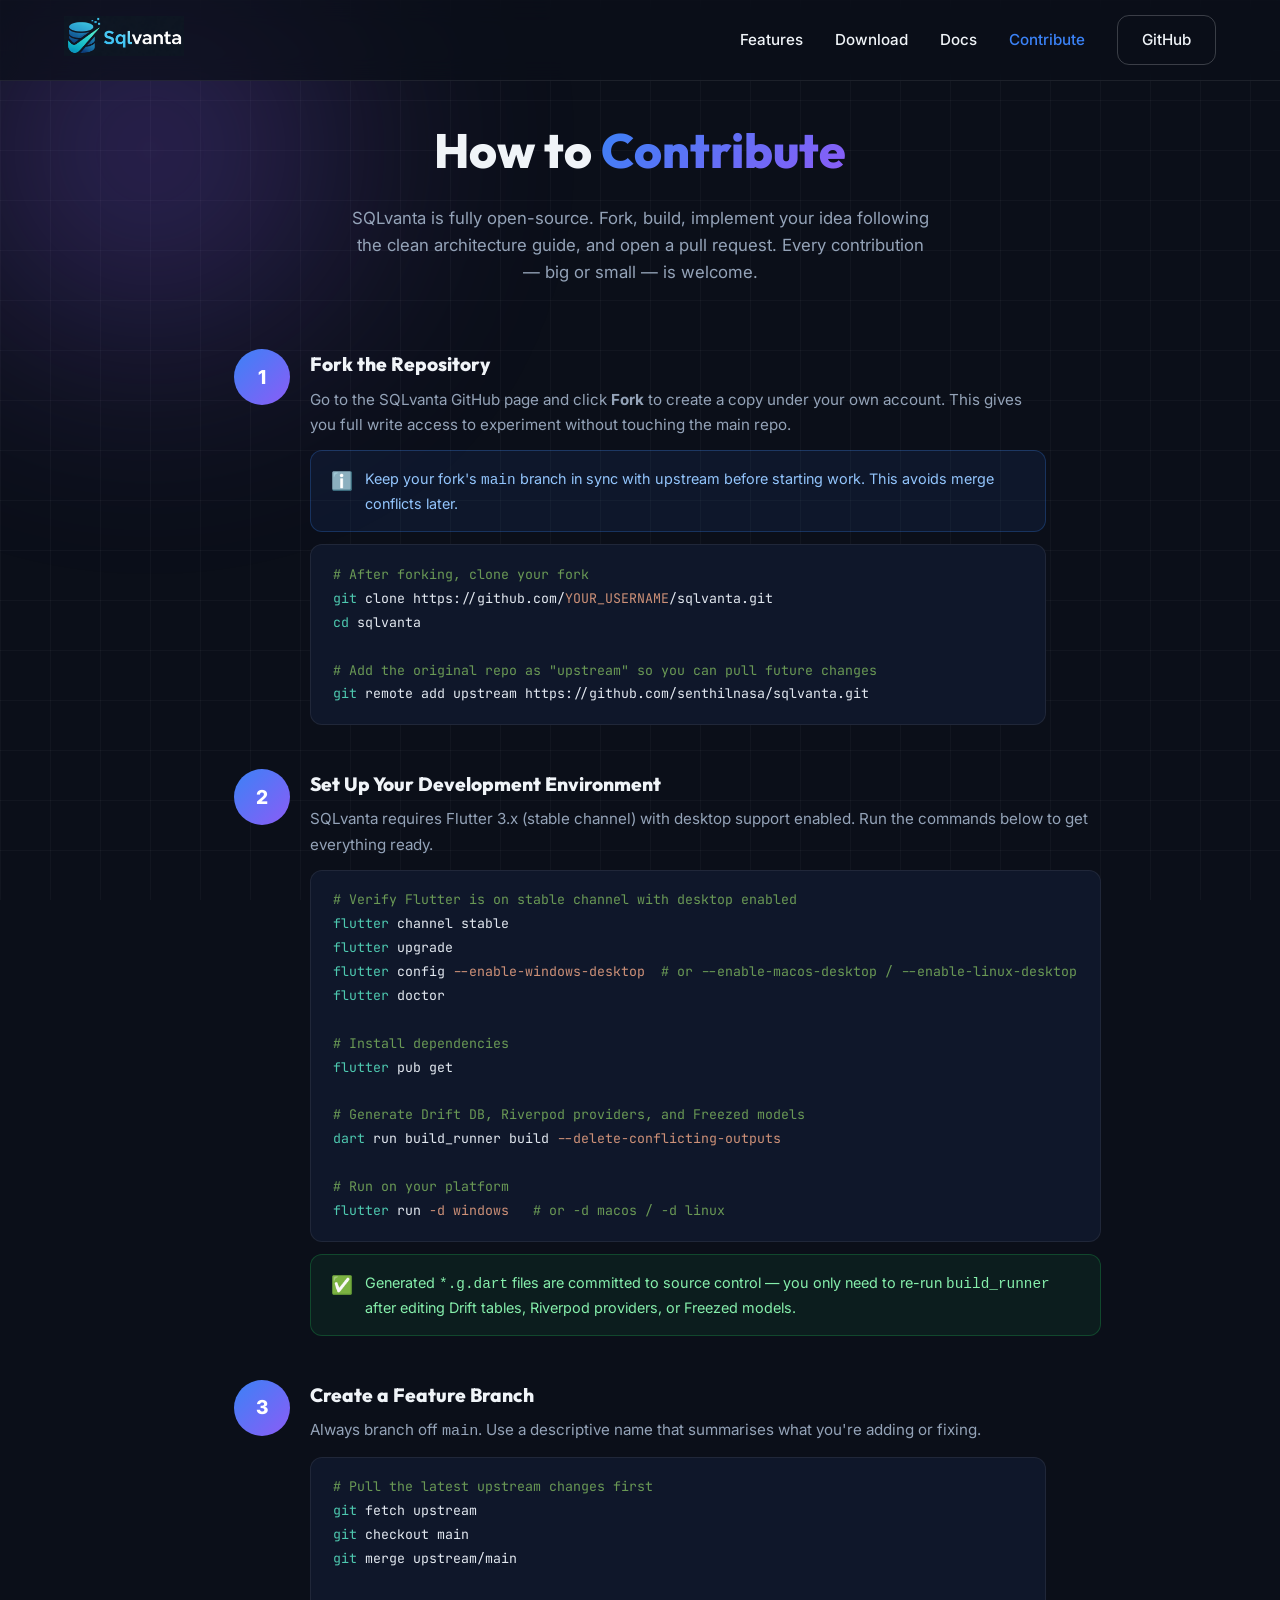
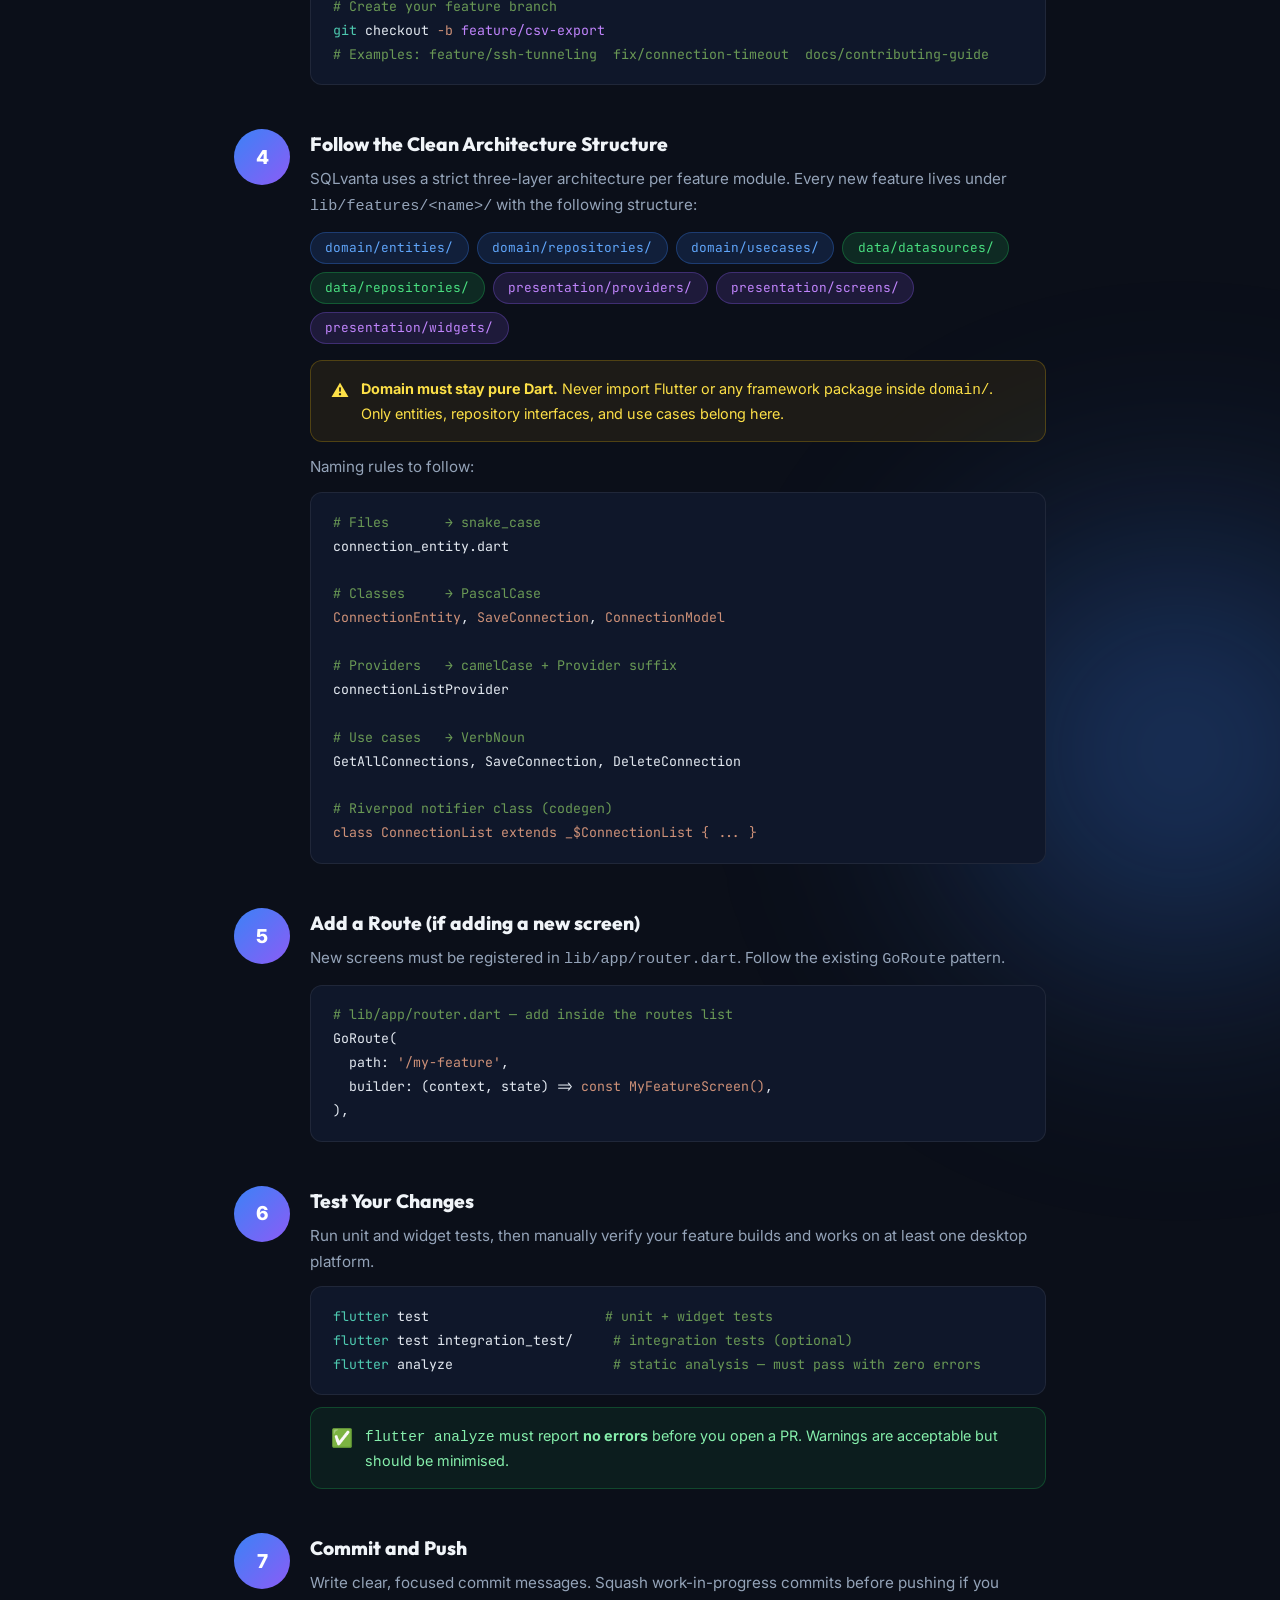
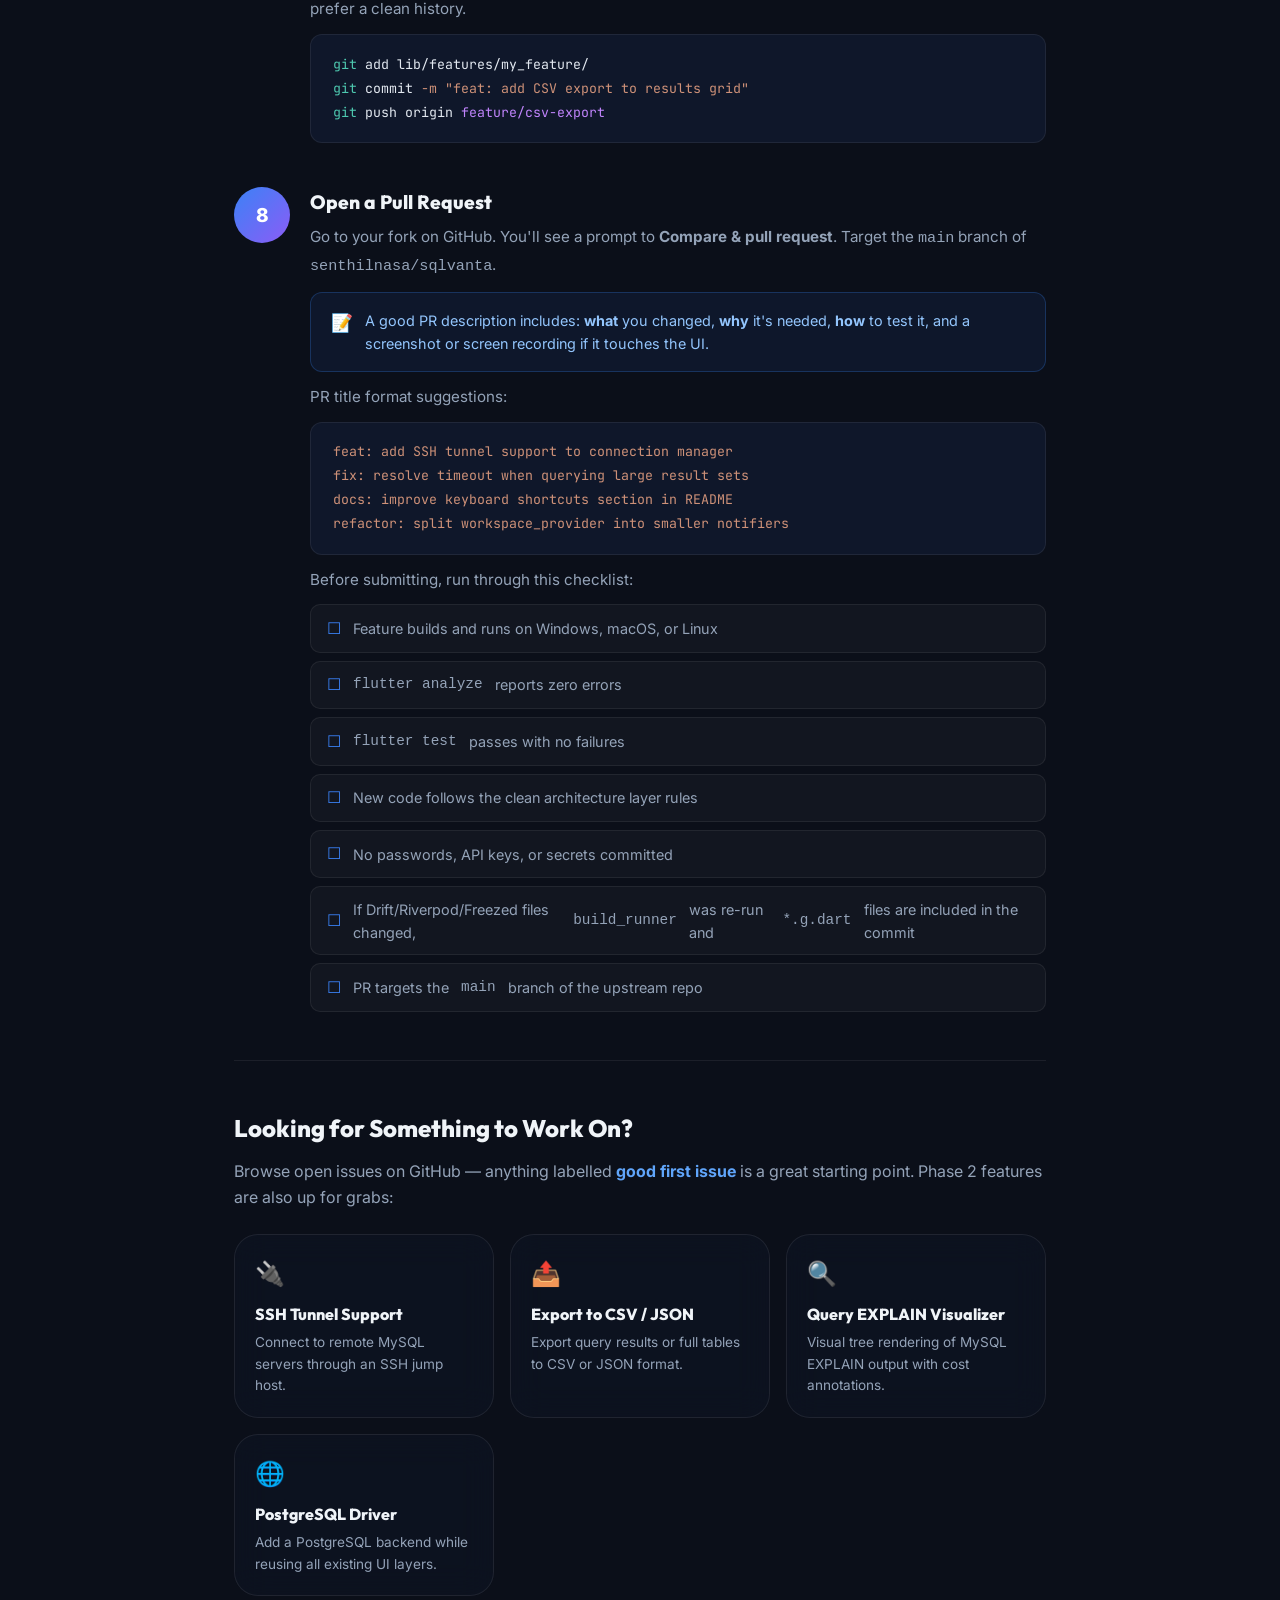
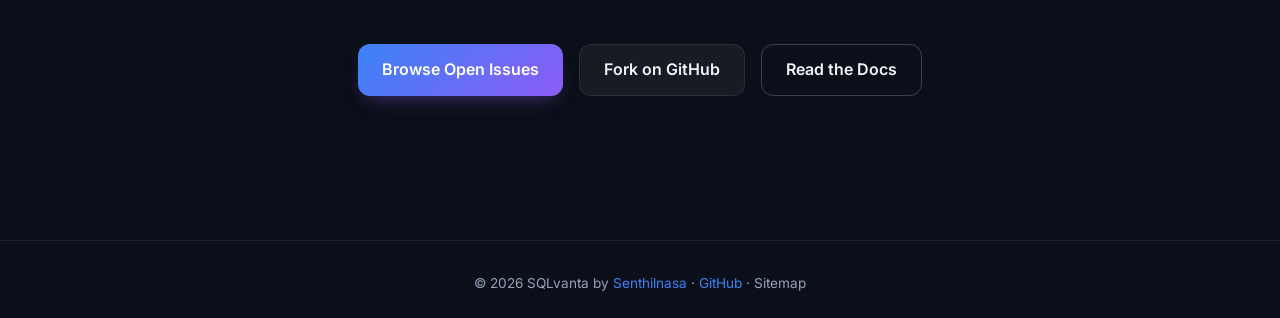
<file: docs/contribute.html>
<!DOCTYPE html>
<html lang="en">
<head>
  <meta charset="UTF-8">
  <meta name="viewport" content="width=device-width, initial-scale=1.0">
  <title>Contribute to SQLvanta — How to Open a Pull Request</title>
  <meta name="description" content="Contribute to SQLvanta — the free open-source MySQL client and alternative to SQLyog, HeidiSQL, DBeaver, TablePlus, DataGrip, and Navicat. Fork the repo, build locally, and open a pull request.">
  <meta name="keywords" content="SQLvanta contribute, open source MySQL client contribution, Flutter pull request guide, SQLvanta GitHub, free MySQL client open source, SQLyog open source alternative contribute, HeidiSQL alternative open source, DBeaver alternative Flutter, MySQL GUI open source contribution, how to contribute open source desktop app">
  <meta name="author" content="Senthilnasa">
  <link rel="canonical" href="https://sqlvanta.senthilnasa.me/contribute.html">

  <meta property="og:type" content="website">
  <meta property="og:url" content="https://sqlvanta.senthilnasa.me/contribute.html">
  <meta property="og:title" content="Contribute to SQLvanta — Pull Request Guide">
  <meta property="og:description" content="Fork, build, code, and contribute. A complete guide to adding features to SQLvanta via GitHub pull requests.">
  <meta property="og:image" content="https://sqlvanta.senthilnasa.me/icon/android-chrome-512x512.png">

  <meta name="twitter:card" content="summary_large_image">
  <meta name="twitter:title" content="Contribute to SQLvanta">
  <meta name="twitter:description" content="Step-by-step guide to forking SQLvanta, building locally, and opening a pull request.">
  <meta name="twitter:image" content="https://sqlvanta.senthilnasa.me/icon/android-chrome-512x512.png">

  <!-- Structured Data -->
  <script type="application/ld+json">
  {
    "@context": "https://schema.org",
    "@type": "HowTo",
    "name": "How to Contribute to SQLvanta via Pull Request",
    "description": "Step-by-step guide to adding features or fixes to SQLvanta, an open-source Flutter MySQL desktop client.",
    "step": [
      { "@type": "HowToStep", "name": "Fork the repository", "text": "Click Fork on the SQLvanta GitHub page to create your own copy." },
      { "@type": "HowToStep", "name": "Clone and set up", "text": "Clone your fork, run flutter pub get, and run dart run build_runner build." },
      { "@type": "HowToStep", "name": "Create a feature branch", "text": "Branch off main with a descriptive name like feature/csv-export." },
      { "@type": "HowToStep", "name": "Implement using clean architecture", "text": "Follow the domain → data → presentation layer structure." },
      { "@type": "HowToStep", "name": "Test your changes", "text": "Run flutter test and verify the app builds on at least one platform." },
      { "@type": "HowToStep", "name": "Open a pull request", "text": "Push your branch and open a PR against main with a clear description." }
    ]
  }
  </script>

  <link rel="preconnect" href="https://fonts.googleapis.com">
  <link rel="preconnect" href="https://fonts.gstatic.com" crossorigin>
  <link href="https://fonts.googleapis.com/css2?family=Outfit:wght@300;400;600;800&family=Inter:wght@400;500;600&family=JetBrains+Mono:wght@400;600&display=swap" rel="stylesheet">
  <link rel="icon" type="image/x-icon" href="icon/favicon.ico">
  <link rel="icon" type="image/png" sizes="32x32" href="icon/favicon-32x32.png">
  <link rel="apple-touch-icon" sizes="180x180" href="icon/apple-touch-icon.png">
  <link rel="manifest" href="site.webmanifest">
  <meta name="theme-color" content="#1565C0">
  <link rel="stylesheet" href="styles.css">
  <style>
    .contrib-page { max-width: 860px; margin: 0 auto; padding: 7rem 1.5rem 5rem; }
    .page-hero { text-align: center; margin-bottom: 4rem; }
    .page-hero h1 { font-size: clamp(2rem, 5vw, 3rem); margin-bottom: 1rem; }
    .page-hero p { font-size: 1.05rem; color: var(--text-secondary); max-width: 580px; margin: 0 auto; }

    /* Steps */
    .steps { display: flex; flex-direction: column; gap: 2rem; }
    .step {
      display: grid;
      grid-template-columns: 56px 1fr;
      gap: 1.25rem;
      align-items: start;
    }
    .step-num {
      width: 56px; height: 56px;
      border-radius: 50%;
      background: linear-gradient(135deg, #3b82f6, #8b5cf6);
      display: flex; align-items: center; justify-content: center;
      font-size: 1.2rem; font-weight: 800;
      color: #fff;
      flex-shrink: 0;
    }
    .step-body h3 { font-size: 1.2rem; margin-bottom: 0.4rem; }
    .step-body p  { color: var(--text-secondary); font-size: 0.95rem; line-height: 1.7; margin-bottom: 0.75rem; }

    /* Code blocks */
    pre.code-block {
      background: #0f172a;
      border: 1px solid rgba(255,255,255,0.07);
      border-radius: 12px;
      padding: 1.1rem 1.4rem;
      font-family: 'JetBrains Mono', monospace;
      font-size: 0.83rem;
      color: #e2e8f0;
      overflow-x: auto;
      line-height: 1.8;
      margin-bottom: 0.75rem;
    }
    pre.code-block .cmd     { color: #4ec9b0; }
    pre.code-block .flag    { color: #ce9178; }
    pre.code-block .comment { color: #6a9955; }
    pre.code-block .branch  { color: #c084fc; }
    pre.code-block .string  { color: #ce9178; }

    /* Info callouts */
    .callout {
      display: flex; gap: 0.75rem; align-items: flex-start;
      padding: 1rem 1.25rem;
      border-radius: 12px;
      font-size: 0.9rem;
      line-height: 1.6;
      margin-bottom: 0.75rem;
    }
    .callout-info  { background: rgba(59,130,246,0.08); border: 1px solid rgba(59,130,246,0.25); color: #93c5fd; }
    .callout-tip   { background: rgba(34,197,94,0.08);  border: 1px solid rgba(34,197,94,0.25);  color: #86efac; }
    .callout-warn  { background: rgba(234,179,8,0.08);  border: 1px solid rgba(234,179,8,0.25);  color: #fde047; }
    .callout-icon  { font-size: 1.1rem; flex-shrink: 0; }

    /* Arch mini-diagram */
    .arch-chips { display: flex; flex-wrap: wrap; gap: 0.5rem; margin-top: 0.5rem; }
    .arch-chip {
      padding: 0.3rem 0.9rem;
      border-radius: 20px;
      font-size: 0.8rem;
      font-family: 'JetBrains Mono', monospace;
    }
    .chip-domain  { background: rgba(59,130,246,0.15); border: 1px solid rgba(59,130,246,0.3); color: #60a5fa; }
    .chip-data    { background: rgba(34,197,94,0.15);  border: 1px solid rgba(34,197,94,0.3);  color: #4ade80; }
    .chip-pres    { background: rgba(139,92,246,0.15); border: 1px solid rgba(139,92,246,0.3); color: #c084fc; }

    /* PR checklist */
    .checklist { list-style: none; padding: 0; display: flex; flex-direction: column; gap: 0.5rem; }
    .checklist li {
      display: flex; align-items: center; gap: 0.75rem;
      padding: 0.65rem 1rem;
      border-radius: 10px;
      background: rgba(255,255,255,0.03);
      border: 1px solid rgba(255,255,255,0.07);
      font-size: 0.9rem;
      color: var(--text-secondary);
    }
    .checklist li::before { content: '☐'; font-size: 1rem; color: #3b82f6; flex-shrink: 0; }

    /* Divider */
    .divider { height: 1px; background: rgba(255,255,255,0.07); margin: 3rem 0; }

    @media (max-width: 560px) {
      .step { grid-template-columns: 1fr; }
      .step-num { width: 44px; height: 44px; font-size: 1rem; }
    }
  </style>

  <!-- Microsoft Clarity -->
  <script>
    (function(c,l,a,r,i,t,y){
      c[a]=c[a]||function(){(c[a].q=c[a].q||[]).push(arguments)};
      t=l.createElement(r);t.async=1;t.src="https://www.clarity.ms/tag/"+i+"?ref=bwt";
      y=l.getElementsByTagName(r)[0];y.parentNode.insertBefore(t,y);
    })(window, document, "clarity", "script", "w6bocbwf8q");
  </script>

  <!-- Google Analytics -->
  <script async src="https://www.googletagmanager.com/gtag/js?id=G-5L4DY990VP"></script>
  <script>
    window.dataLayer = window.dataLayer || [];
    function gtag(){dataLayer.push(arguments);}
    gtag('js', new Date());
    gtag('config', 'G-5L4DY990VP');
  </script>
</head>
<body>
  <div class="blob blob-1"></div>
  <div class="blob blob-2"></div>
  <div class="grid-bg"></div>

  <!-- Nav -->
  <header class="glass-header">
    <div class="container nav-container">
      <a href="index.html" class="logo-link">
        <img src="assets/logo.png" alt="SQLvanta" class="nav-logo">
      </a>
      <nav>
        <ul class="nav-links">
          <li><a href="features.html">Features</a></li>
          <li><a href="download.html">Download</a></li>
          <li><a href="docs.html">Docs</a></li>
          <li><a href="contribute.html" class="active">Contribute</a></li>
          <li><a href="https://github.com/senthilnasa/sqlvanta" class="btn btn-outline" target="_blank" rel="noopener">GitHub</a></li>
        </ul>
      </nav>
    </div>
  </header>

  <main class="contrib-page">

    <section class="page-hero">
      <h1>How to <span style="background:linear-gradient(135deg,#3b82f6,#8b5cf6);-webkit-background-clip:text;background-clip:text;-webkit-text-fill-color:transparent;color:transparent">Contribute</span></h1>
      <p>SQLvanta is fully open-source. Fork, build, implement your idea following the clean architecture guide, and open a pull request. Every contribution — big or small — is welcome.</p>
    </section>

    <div class="steps">

      <!-- Step 1 -->
      <div class="step">
        <div class="step-num">1</div>
        <div class="step-body">
          <h3>Fork the Repository</h3>
          <p>Go to the SQLvanta GitHub page and click <strong>Fork</strong> to create a copy under your own account. This gives you full write access to experiment without touching the main repo.</p>
          <div class="callout callout-info">
            <span class="callout-icon">ℹ️</span>
            <span>Keep your fork's <code>main</code> branch in sync with upstream before starting work. This avoids merge conflicts later.</span>
          </div>
          <pre class="code-block"><span class="comment"># After forking, clone your fork</span>
<span class="cmd">git</span> clone https://github.com/<span class="string">YOUR_USERNAME</span>/sqlvanta.git
<span class="cmd">cd</span> sqlvanta

<span class="comment"># Add the original repo as "upstream" so you can pull future changes</span>
<span class="cmd">git</span> remote add upstream https://github.com/senthilnasa/sqlvanta.git</pre>
        </div>
      </div>

      <!-- Step 2 -->
      <div class="step">
        <div class="step-num">2</div>
        <div class="step-body">
          <h3>Set Up Your Development Environment</h3>
          <p>SQLvanta requires Flutter 3.x (stable channel) with desktop support enabled. Run the commands below to get everything ready.</p>
          <pre class="code-block"><span class="comment"># Verify Flutter is on stable channel with desktop enabled</span>
<span class="cmd">flutter</span> channel stable
<span class="cmd">flutter</span> upgrade
<span class="cmd">flutter</span> config <span class="flag">--enable-windows-desktop</span>  <span class="comment"># or --enable-macos-desktop / --enable-linux-desktop</span>
<span class="cmd">flutter</span> doctor

<span class="comment"># Install dependencies</span>
<span class="cmd">flutter</span> pub get

<span class="comment"># Generate Drift DB, Riverpod providers, and Freezed models</span>
<span class="cmd">dart</span> run build_runner build <span class="flag">--delete-conflicting-outputs</span>

<span class="comment"># Run on your platform</span>
<span class="cmd">flutter</span> run <span class="flag">-d windows</span>   <span class="comment"># or -d macos / -d linux</span></pre>
          <div class="callout callout-tip">
            <span class="callout-icon">✅</span>
            <span>Generated <code>*.g.dart</code> files are committed to source control — you only need to re-run <code>build_runner</code> after editing Drift tables, Riverpod providers, or Freezed models.</span>
          </div>
        </div>
      </div>

      <!-- Step 3 -->
      <div class="step">
        <div class="step-num">3</div>
        <div class="step-body">
          <h3>Create a Feature Branch</h3>
          <p>Always branch off <code>main</code>. Use a descriptive name that summarises what you're adding or fixing.</p>
          <pre class="code-block"><span class="comment"># Pull the latest upstream changes first</span>
<span class="cmd">git</span> fetch upstream
<span class="cmd">git</span> checkout main
<span class="cmd">git</span> merge upstream/main

<span class="comment"># Create your feature branch</span>
<span class="cmd">git</span> checkout <span class="flag">-b</span> <span class="branch">feature/csv-export</span>
<span class="comment"># Examples: feature/ssh-tunneling  fix/connection-timeout  docs/contributing-guide</span></pre>
        </div>
      </div>

      <!-- Step 4 -->
      <div class="step">
        <div class="step-num">4</div>
        <div class="step-body">
          <h3>Follow the Clean Architecture Structure</h3>
          <p>SQLvanta uses a strict three-layer architecture per feature module. Every new feature lives under <code>lib/features/&lt;name&gt;/</code> with the following structure:</p>

          <div class="arch-chips">
            <span class="arch-chip chip-domain">domain/entities/</span>
            <span class="arch-chip chip-domain">domain/repositories/</span>
            <span class="arch-chip chip-domain">domain/usecases/</span>
            <span class="arch-chip chip-data">data/datasources/</span>
            <span class="arch-chip chip-data">data/repositories/</span>
            <span class="arch-chip chip-pres">presentation/providers/</span>
            <span class="arch-chip chip-pres">presentation/screens/</span>
            <span class="arch-chip chip-pres">presentation/widgets/</span>
          </div>

          <div class="callout callout-warn" style="margin-top:1rem;">
            <span class="callout-icon">⚠️</span>
            <span><strong>Domain must stay pure Dart.</strong> Never import Flutter or any framework package inside <code>domain/</code>. Only entities, repository interfaces, and use cases belong here.</span>
          </div>

          <p>Naming rules to follow:</p>
          <pre class="code-block"><span class="comment"># Files       → snake_case</span>
connection_entity.dart

<span class="comment"># Classes     → PascalCase</span>
<span class="string">ConnectionEntity</span>, <span class="string">SaveConnection</span>, <span class="string">ConnectionModel</span>

<span class="comment"># Providers   → camelCase + Provider suffix</span>
connectionListProvider

<span class="comment"># Use cases   → VerbNoun</span>
GetAllConnections, SaveConnection, DeleteConnection

<span class="comment"># Riverpod notifier class (codegen)</span>
<span class="string">class ConnectionList extends _$ConnectionList { ... }</span></pre>
        </div>
      </div>

      <!-- Step 5 -->
      <div class="step">
        <div class="step-num">5</div>
        <div class="step-body">
          <h3>Add a Route (if adding a new screen)</h3>
          <p>New screens must be registered in <code>lib/app/router.dart</code>. Follow the existing <code>GoRoute</code> pattern.</p>
          <pre class="code-block"><span class="comment"># lib/app/router.dart — add inside the routes list</span>
GoRoute(
  path: <span class="string">'/my-feature'</span>,
  builder: (context, state) => <span class="string">const MyFeatureScreen()</span>,
),</pre>
        </div>
      </div>

      <!-- Step 6 -->
      <div class="step">
        <div class="step-num">6</div>
        <div class="step-body">
          <h3>Test Your Changes</h3>
          <p>Run unit and widget tests, then manually verify your feature builds and works on at least one desktop platform.</p>
          <pre class="code-block"><span class="cmd">flutter</span> test                      <span class="comment"># unit + widget tests</span>
<span class="cmd">flutter</span> test integration_test/     <span class="comment"># integration tests (optional)</span>
<span class="cmd">flutter</span> analyze                    <span class="comment"># static analysis — must pass with zero errors</span></pre>
          <div class="callout callout-tip">
            <span class="callout-icon">✅</span>
            <span><code>flutter analyze</code> must report <strong>no errors</strong> before you open a PR. Warnings are acceptable but should be minimised.</span>
          </div>
        </div>
      </div>

      <!-- Step 7 -->
      <div class="step">
        <div class="step-num">7</div>
        <div class="step-body">
          <h3>Commit and Push</h3>
          <p>Write clear, focused commit messages. Squash work-in-progress commits before pushing if you prefer a clean history.</p>
          <pre class="code-block"><span class="cmd">git</span> add lib/features/my_feature/
<span class="cmd">git</span> commit <span class="flag">-m</span> <span class="string">"feat: add CSV export to results grid"</span>
<span class="cmd">git</span> push origin <span class="branch">feature/csv-export</span></pre>
        </div>
      </div>

      <!-- Step 8 -->
      <div class="step">
        <div class="step-num">8</div>
        <div class="step-body">
          <h3>Open a Pull Request</h3>
          <p>Go to your fork on GitHub. You'll see a prompt to <strong>Compare &amp; pull request</strong>. Target the <code>main</code> branch of <code>senthilnasa/sqlvanta</code>.</p>

          <div class="callout callout-info">
            <span class="callout-icon">📝</span>
            <span>A good PR description includes: <strong>what</strong> you changed, <strong>why</strong> it's needed, <strong>how</strong> to test it, and a screenshot or screen recording if it touches the UI.</span>
          </div>

          <p>PR title format suggestions:</p>
          <pre class="code-block"><span class="string">feat: add SSH tunnel support to connection manager</span>
<span class="string">fix: resolve timeout when querying large result sets</span>
<span class="string">docs: improve keyboard shortcuts section in README</span>
<span class="string">refactor: split workspace_provider into smaller notifiers</span></pre>

          <p style="margin-top:0.75rem;">Before submitting, run through this checklist:</p>
          <ul class="checklist">
            <li>Feature builds and runs on Windows, macOS, or Linux</li>
            <li><code>flutter analyze</code> reports zero errors</li>
            <li><code>flutter test</code> passes with no failures</li>
            <li>New code follows the clean architecture layer rules</li>
            <li>No passwords, API keys, or secrets committed</li>
            <li>If Drift/Riverpod/Freezed files changed, <code>build_runner</code> was re-run and <code>*.g.dart</code> files are included in the commit</li>
            <li>PR targets the <code>main</code> branch of the upstream repo</li>
          </ul>
        </div>
      </div>

    </div><!-- /steps -->

    <div class="divider"></div>

    <!-- Good first issues -->
    <section style="margin-bottom:3rem;">
      <h2 style="font-size:1.5rem;margin-bottom:0.75rem;">Looking for Something to Work On?</h2>
      <p style="color:var(--text-secondary);margin-bottom:1.5rem;">Browse open issues on GitHub — anything labelled <strong style="color:#60a5fa;">good first issue</strong> is a great starting point. Phase 2 features are also up for grabs:</p>
      <div style="display:grid;grid-template-columns:repeat(auto-fit,minmax(220px,1fr));gap:1rem;">
        <div class="glass-card" style="padding:1.25rem;">
          <div style="font-size:1.5rem;margin-bottom:0.5rem;">🔌</div>
          <h3 style="font-size:1rem;margin-bottom:0.3rem;">SSH Tunnel Support</h3>
          <p style="font-size:0.85rem;color:var(--text-secondary);">Connect to remote MySQL servers through an SSH jump host.</p>
        </div>
        <div class="glass-card" style="padding:1.25rem;">
          <div style="font-size:1.5rem;margin-bottom:0.5rem;">📤</div>
          <h3 style="font-size:1rem;margin-bottom:0.3rem;">Export to CSV / JSON</h3>
          <p style="font-size:0.85rem;color:var(--text-secondary);">Export query results or full tables to CSV or JSON format.</p>
        </div>
        <div class="glass-card" style="padding:1.25rem;">
          <div style="font-size:1.5rem;margin-bottom:0.5rem;">🔍</div>
          <h3 style="font-size:1rem;margin-bottom:0.3rem;">Query EXPLAIN Visualizer</h3>
          <p style="font-size:0.85rem;color:var(--text-secondary);">Visual tree rendering of MySQL EXPLAIN output with cost annotations.</p>
        </div>
        <div class="glass-card" style="padding:1.25rem;">
          <div style="font-size:1.5rem;margin-bottom:0.5rem;">🌐</div>
          <h3 style="font-size:1rem;margin-bottom:0.3rem;">PostgreSQL Driver</h3>
          <p style="font-size:0.85rem;color:var(--text-secondary);">Add a PostgreSQL backend while reusing all existing UI layers.</p>
        </div>
      </div>
    </section>

    <div style="text-align:center;display:flex;gap:1rem;flex-wrap:wrap;justify-content:center;padding-bottom:2rem;">
      <a href="https://github.com/senthilnasa/sqlvanta/issues" target="_blank" class="btn btn-primary" rel="noopener">Browse Open Issues</a>
      <a href="https://github.com/senthilnasa/sqlvanta/fork" target="_blank" class="btn btn-secondary" rel="noopener">Fork on GitHub</a>
      <a href="docs.html" class="btn btn-outline">Read the Docs</a>
    </div>

  </main>

  <!-- Footer -->
  <footer style="text-align:center;padding:2rem;color:var(--text-secondary);font-size:0.85rem;border-top:1px solid rgba(255,255,255,0.07);margin-top:2rem;">
    <p>© 2026 SQLvanta by <a href="https://senthilnasa.me" style="color:var(--brand-primary);text-decoration:none;">Senthilnasa</a> · <a href="https://github.com/senthilnasa/sqlvanta" style="color:var(--brand-primary);text-decoration:none;">GitHub</a> · <a href="sitemap.xml" style="color:var(--text-secondary);text-decoration:none;">Sitemap</a></p>
  </footer>
</body>
</html>
</file>
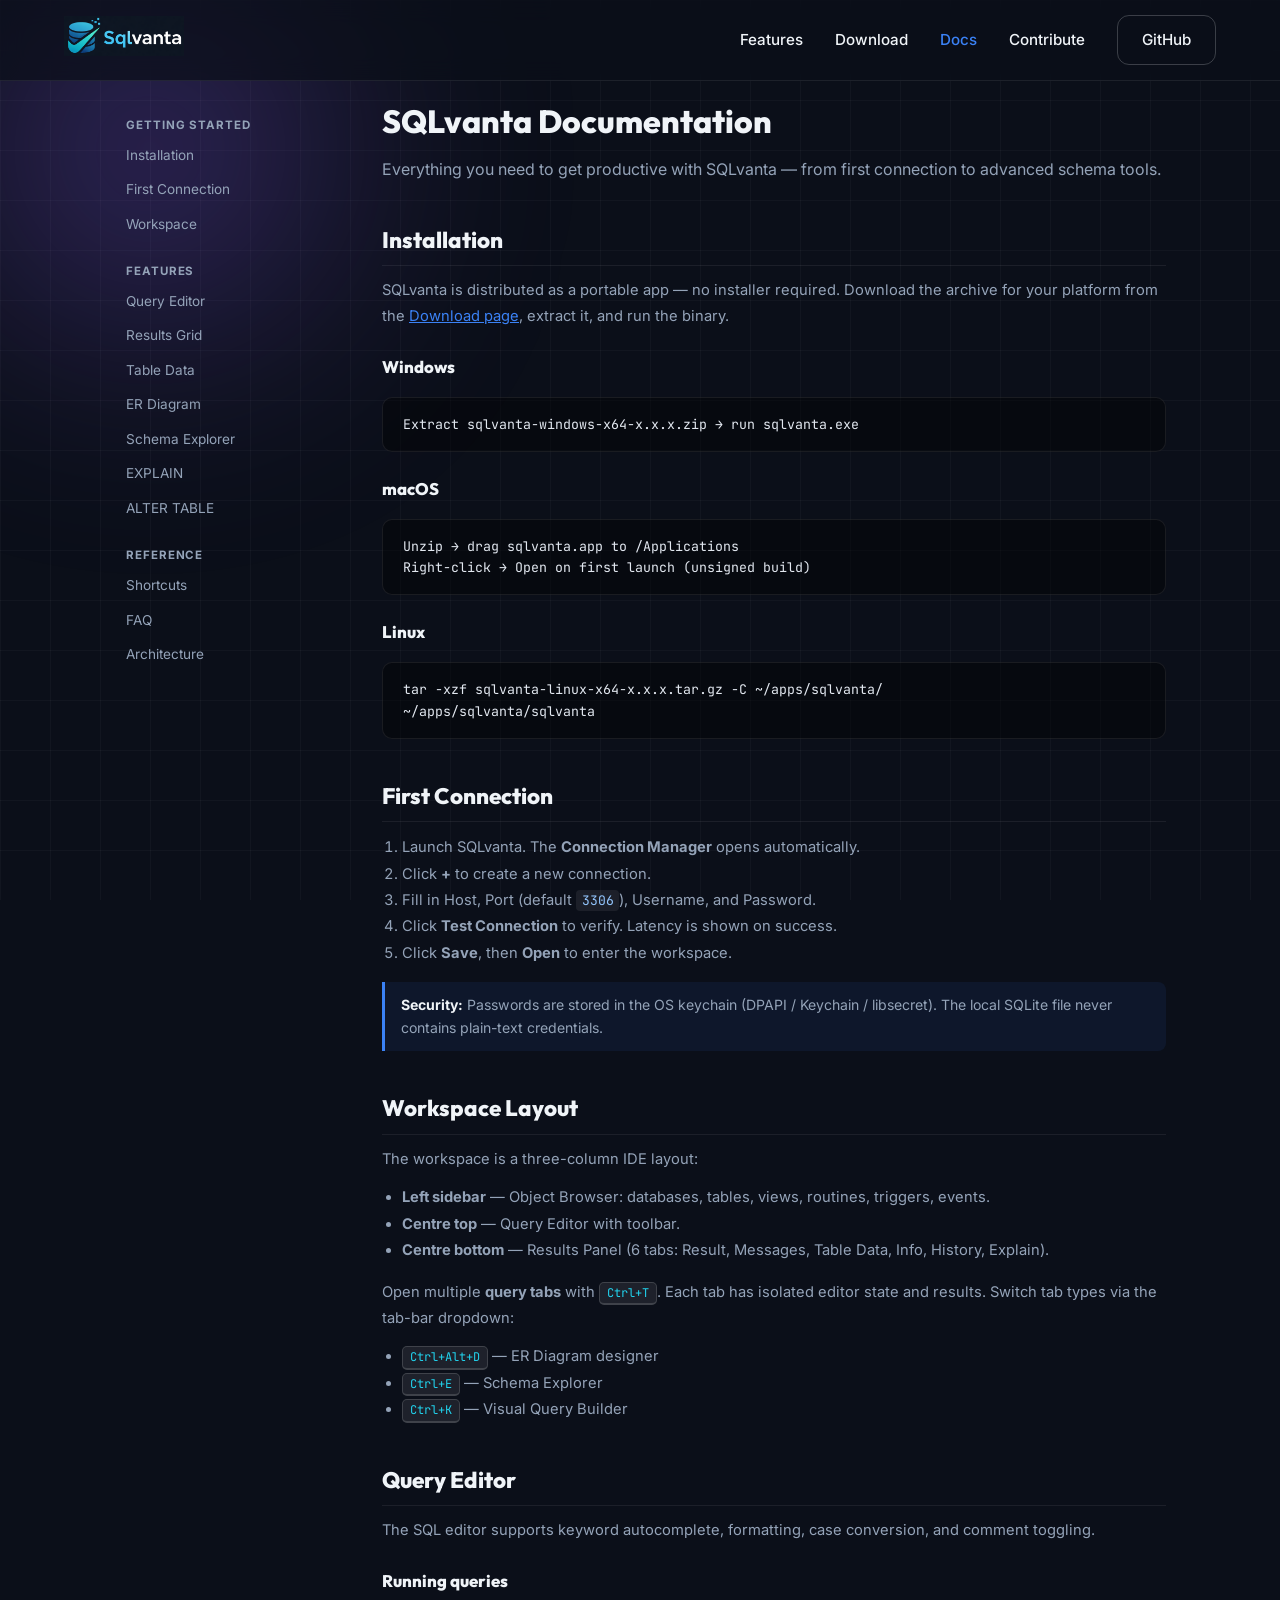
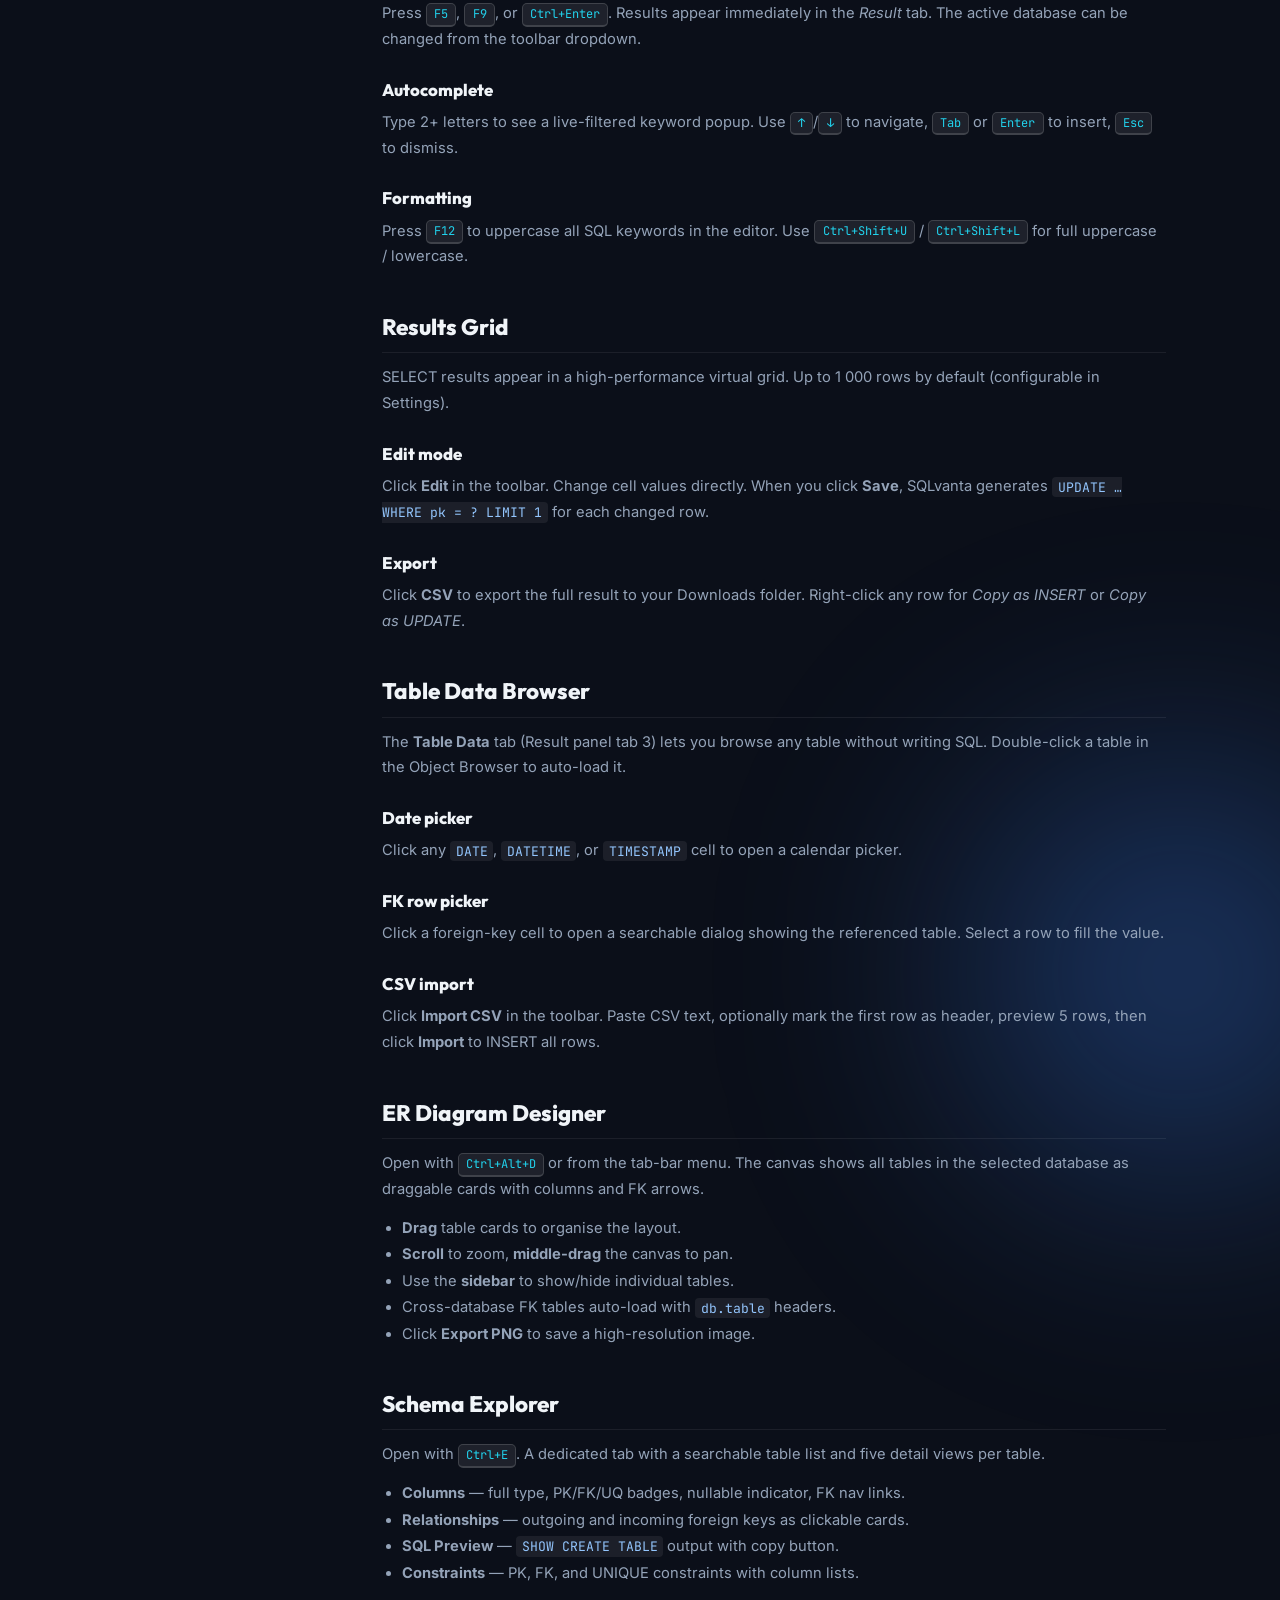
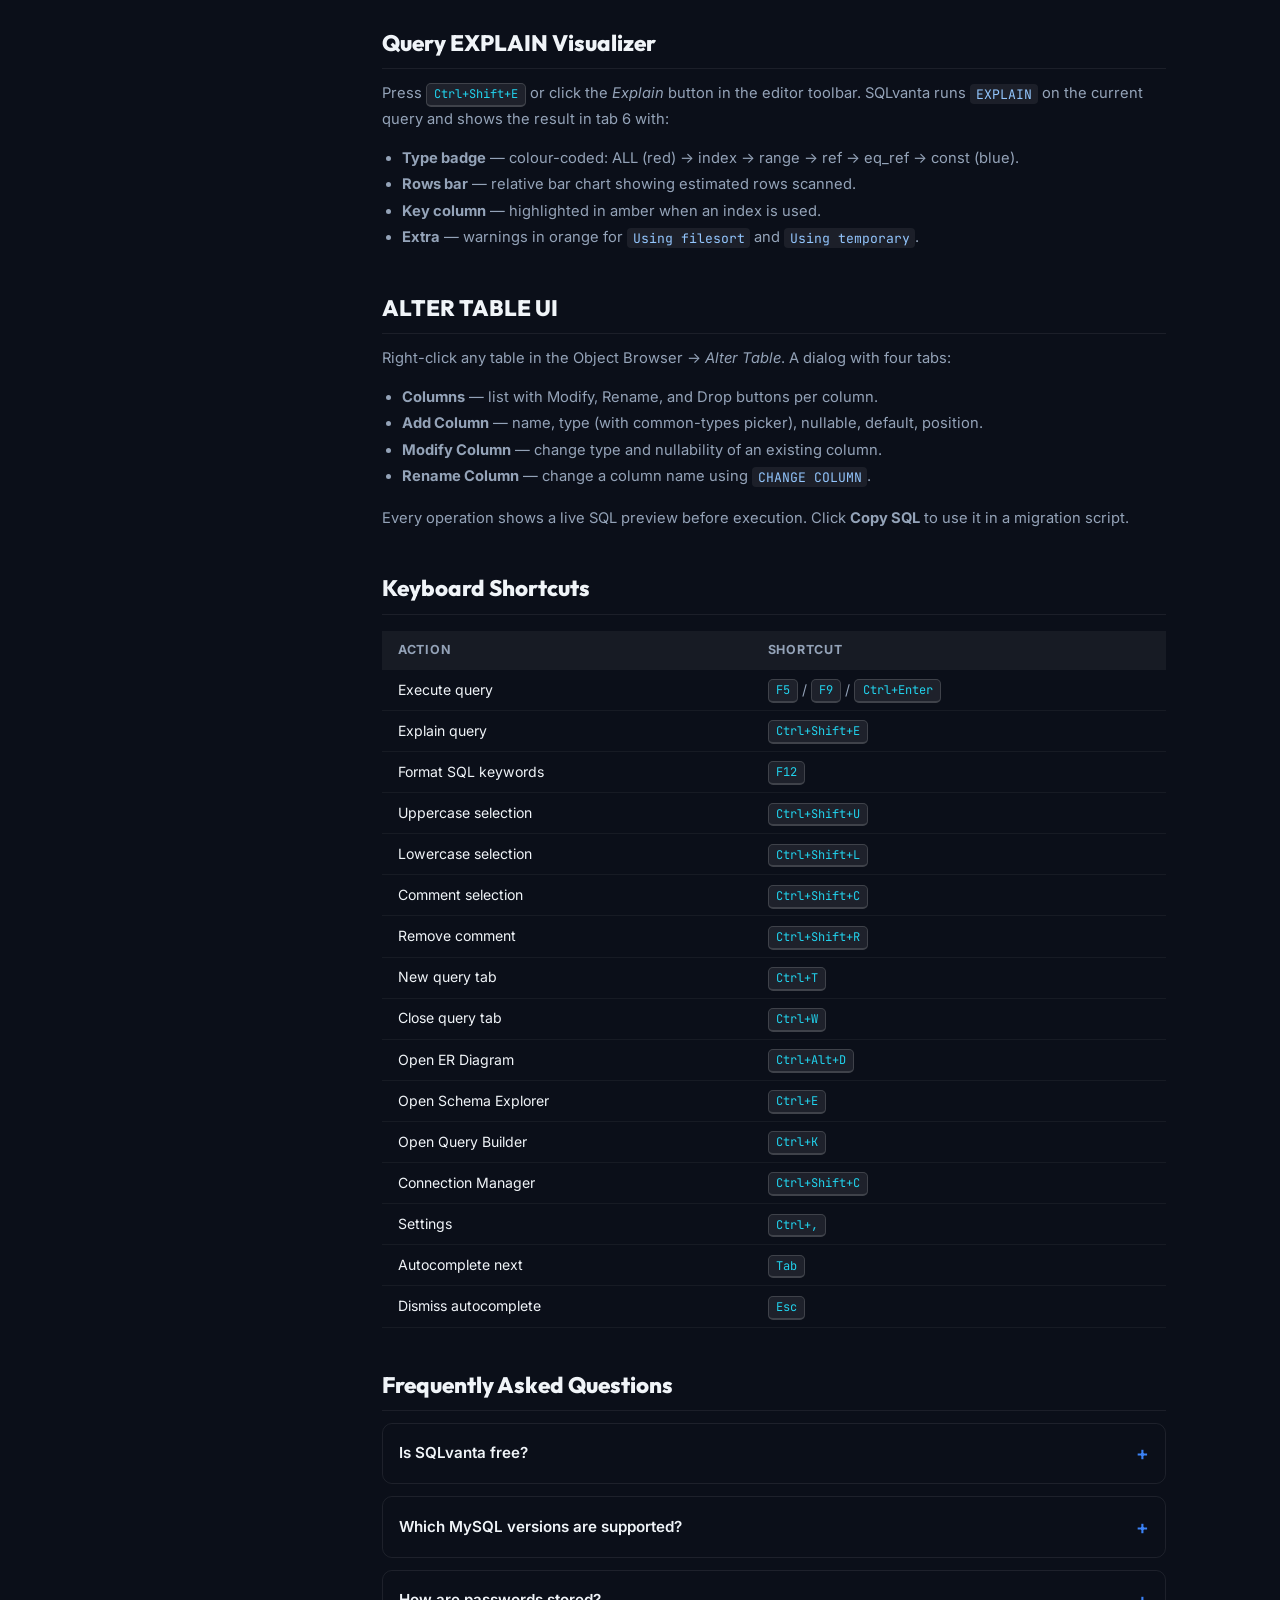
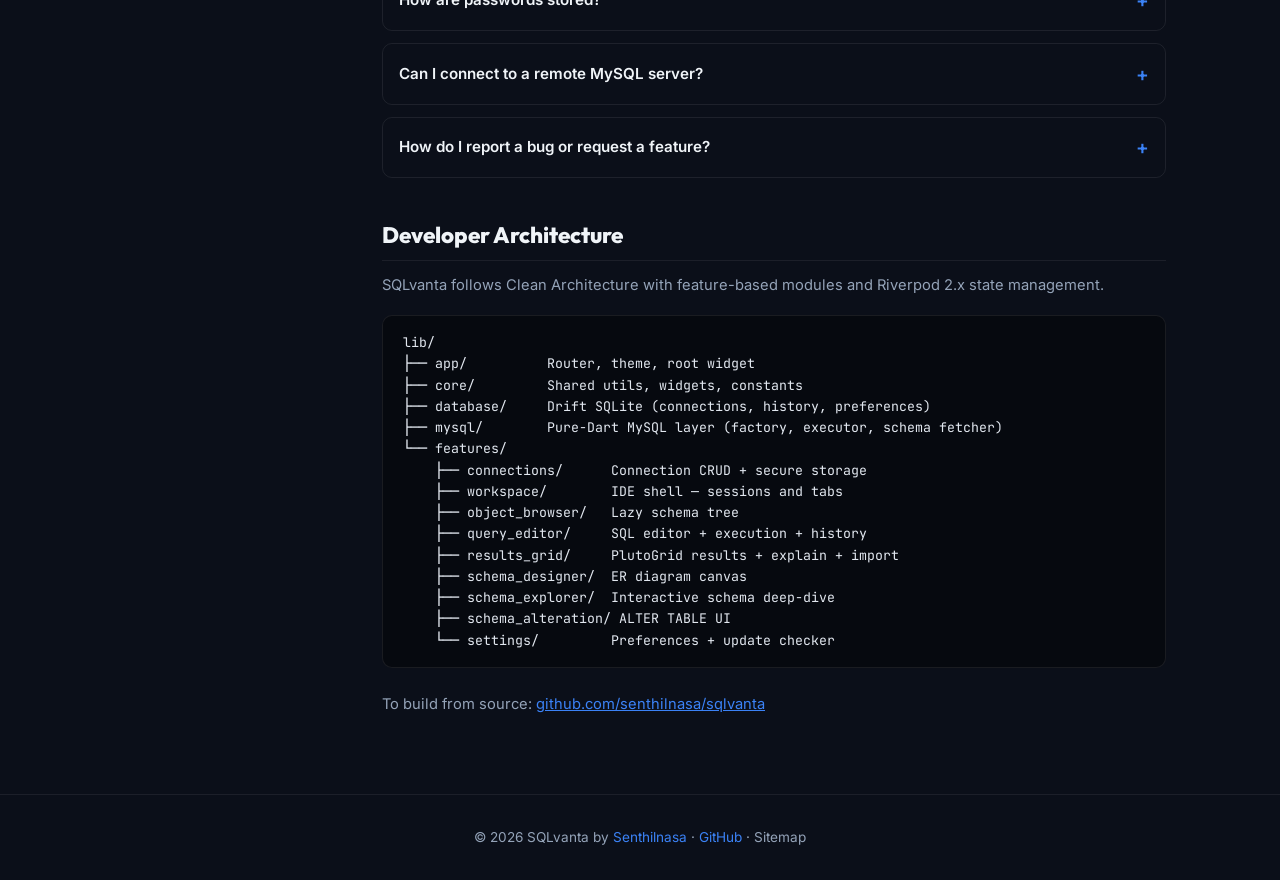
<file: docs/docs.html>
<!DOCTYPE html>
<html lang="en">
<head>
  <meta charset="UTF-8">
  <meta name="viewport" content="width=device-width, initial-scale=1.0">
  <title>SQLvanta Documentation — Getting Started, Keyboard Shortcuts & Architecture</title>
  <meta name="description" content="SQLvanta documentation: getting started guide, keyboard shortcuts, MySQL connection setup, SQL editor tips, ER diagram, schema explorer, EXPLAIN visualizer, CSV import. Free open-source alternative to SQLyog, HeidiSQL, DBeaver, TablePlus, DataGrip, and Navicat.">
  <meta name="keywords" content="SQLvanta documentation, MySQL client tutorial, SQL editor shortcuts, how to connect MySQL GUI, ER diagram tutorial, schema explorer guide, query EXPLAIN guide, database GUI getting started, open source MySQL client docs, SQLyog alternative guide, HeidiSQL alternative tutorial, DBeaver alternative docs, TablePlus alternative help, MySQL Workbench alternative tutorial, DataGrip free alternative guide, free MySQL GUI help, MariaDB client tutorial">
  <meta name="author" content="Senthilnasa">
  <link rel="canonical" href="https://sqlvanta.senthilnasa.me/docs.html">

  <!-- Open Graph -->
  <meta property="og:type" content="article">
  <meta property="og:url" content="https://sqlvanta.senthilnasa.me/docs.html">
  <meta property="og:title" content="SQLvanta Docs — Getting Started & Reference">
  <meta property="og:description" content="Learn SQLvanta: connect to MySQL, run queries, use the schema designer, and explore keyboard shortcuts.">
  <meta property="og:image" content="https://sqlvanta.senthilnasa.me/icon/android-chrome-512x512.png">

  <meta name="twitter:card" content="summary_large_image">
  <meta name="twitter:title" content="SQLvanta Documentation">
  <meta name="twitter:description" content="Getting started guide, keyboard shortcuts, and architecture reference for SQLvanta MySQL client.">
  <meta name="twitter:image" content="https://sqlvanta.senthilnasa.me/icon/android-chrome-512x512.png">

  <!-- FAQ structured data for Google rich results -->
  <script type="application/ld+json">
  {
    "@context": "https://schema.org",
    "@type": "FAQPage",
    "mainEntity": [
      {
        "@type": "Question",
        "name": "Is SQLvanta free?",
        "acceptedAnswer": { "@type": "Answer", "text": "Yes. SQLvanta is 100% free and open-source under the MIT license. No subscriptions, no paid tiers." }
      },
      {
        "@type": "Question",
        "name": "Which MySQL versions does SQLvanta support?",
        "acceptedAnswer": { "@type": "Answer", "text": "SQLvanta supports MySQL 5.7, 8.0, and 8.4, as well as MariaDB 10.4+. It uses the pure-Dart mysql_client package which supports the caching_sha2_password authentication plugin." }
      },
      {
        "@type": "Question",
        "name": "How do I run a query in SQLvanta?",
        "acceptedAnswer": { "@type": "Answer", "text": "Type your SQL in the editor and press F5, F9, or Ctrl+Enter to execute. Results appear in the Result tab below the editor." }
      },
      {
        "@type": "Question",
        "name": "How do I visualise the database schema?",
        "acceptedAnswer": { "@type": "Answer", "text": "Press Ctrl+Alt+D or click the ER Diagram button in the tab bar. An interactive drag-and-drop canvas shows all tables, columns, and foreign key relationships." }
      },
      {
        "@type": "Question",
        "name": "How are passwords stored?",
        "acceptedAnswer": { "@type": "Answer", "text": "Passwords are stored exclusively in the OS keychain — DPAPI on Windows, Keychain on macOS, and libsecret on Linux. The SQLite database file never contains a plain-text password." }
      }
    ]
  }
  </script>

  <link rel="preconnect" href="https://fonts.googleapis.com">
  <link rel="preconnect" href="https://fonts.gstatic.com" crossorigin>
  <link href="https://fonts.googleapis.com/css2?family=Outfit:wght@300;400;600;800&family=Inter:wght@400;500;600&family=JetBrains+Mono:wght@400;600&display=swap" rel="stylesheet">
  <link rel="icon" type="image/x-icon" href="icon/favicon.ico">
  <link rel="icon" type="image/png" sizes="32x32" href="icon/favicon-32x32.png">
  <link rel="apple-touch-icon" sizes="180x180" href="icon/apple-touch-icon.png">
  <link rel="manifest" href="site.webmanifest">
  <meta name="theme-color" content="#1565C0">
  <link rel="stylesheet" href="styles.css">
  <style>
    .docs-layout { display: grid; grid-template-columns: 220px 1fr; gap: 3rem; max-width: 1100px; margin: 0 auto; padding: 6rem 1.5rem 4rem; }
    @media(max-width:760px){ .docs-layout { grid-template-columns: 1fr; } .docs-sidebar { display: none; } }
    .docs-sidebar { position: sticky; top: 5rem; align-self: start; }
    .docs-sidebar nav a {
      display: block; padding: 0.4rem 0.75rem; border-radius: 7px;
      text-decoration: none; font-size: 0.85rem; color: var(--text-secondary);
      transition: color .15s, background .15s;
    }
    .docs-sidebar nav a:hover { color: var(--text-primary); background: rgba(255,255,255,0.05); }
    .docs-sidebar nav a.active { color: var(--brand-primary); background: rgba(59,130,246,0.1); }
    .docs-sidebar .toc-section { font-size: 0.72rem; font-weight: 700; letter-spacing: 0.08em; text-transform: uppercase; color: var(--text-secondary); padding: 0.75rem 0.75rem 0.25rem; margin-top: 0.5rem; }
    .docs-content h1 { font-size: 2rem; margin-bottom: 0.5rem; }
    .docs-content .lead { color: var(--text-secondary); font-size: 1rem; margin-bottom: 2.5rem; }
    .docs-content h2 { font-size: 1.4rem; margin: 2.5rem 0 0.75rem; padding-bottom: 0.4rem; border-bottom: 1px solid rgba(255,255,255,0.07); }
    .docs-content h3 { font-size: 1.05rem; margin: 1.5rem 0 0.4rem; color: var(--text-primary); }
    .docs-content p { font-size: 0.92rem; color: var(--text-secondary); line-height: 1.75; margin-bottom: 0.75rem; }
    .docs-content ul, .docs-content ol { font-size: 0.92rem; color: var(--text-secondary); margin: 0.5rem 0 1rem 1.25rem; line-height: 1.8; }
    .docs-content code {
      font-family: 'JetBrains Mono', monospace; font-size: 0.82rem;
      background: rgba(255,255,255,0.07); border-radius: 4px; padding: 0.1rem 0.35rem;
      color: #93c5fd;
    }
    .docs-content pre {
      background: rgba(0,0,0,0.4); border: 1px solid rgba(255,255,255,0.08);
      border-radius: 10px; padding: 1rem 1.25rem; overflow-x: auto;
      font-family: 'JetBrains Mono', monospace; font-size: 0.83rem; color: #e2e8f0;
      margin: 1rem 0 1.5rem;
    }
    .shortcut-table { width: 100%; border-collapse: collapse; font-size: 0.88rem; margin: 1rem 0; }
    .shortcut-table th { background: rgba(255,255,255,0.05); padding: 0.6rem 1rem; text-align: left; font-size: 0.78rem; text-transform: uppercase; letter-spacing: 0.06em; color: var(--text-secondary); }
    .shortcut-table td { padding: 0.55rem 1rem; border-bottom: 1px solid rgba(255,255,255,0.05); color: var(--text-secondary); }
    .shortcut-table td:first-child { color: var(--text-primary); }
    kbd { font-family: 'JetBrains Mono', monospace; font-size: 0.75rem; background: rgba(255,255,255,0.08); border: 1px solid rgba(255,255,255,0.15); border-bottom-width: 2px; border-radius: 5px; padding: 0.15rem 0.45rem; color: #22d3ee; white-space: nowrap; }
    .faq details { border: 1px solid rgba(255,255,255,0.08); border-radius: 10px; margin-bottom: 0.75rem; overflow: hidden; }
    .faq summary { padding: 0.9rem 1rem; cursor: pointer; font-weight: 600; font-size: 0.95rem; list-style: none; display: flex; justify-content: space-between; align-items: center; }
    .faq summary::after { content: '+'; font-size: 1.2rem; color: var(--brand-primary); }
    .faq details[open] summary::after { content: '−'; }
    .faq details p { padding: 0 1rem 1rem; margin: 0; }
    .callout { background: rgba(59,130,246,0.08); border-left: 3px solid var(--brand-primary); border-radius: 0 8px 8px 0; padding: 0.75rem 1rem; margin: 1rem 0; font-size: 0.88rem; color: var(--text-secondary); }
    .callout strong { color: var(--text-primary); }
  </style>

  <!-- Microsoft Clarity -->
  <script>
    (function(c,l,a,r,i,t,y){
      c[a]=c[a]||function(){(c[a].q=c[a].q||[]).push(arguments)};
      t=l.createElement(r);t.async=1;t.src="https://www.clarity.ms/tag/"+i+"?ref=bwt";
      y=l.getElementsByTagName(r)[0];y.parentNode.insertBefore(t,y);
    })(window, document, "clarity", "script", "w6bocbwf8q");
  </script>

  <!-- Google Analytics -->
  <script async src="https://www.googletagmanager.com/gtag/js?id=G-5L4DY990VP"></script>
  <script>
    window.dataLayer = window.dataLayer || [];
    function gtag(){dataLayer.push(arguments);}
    gtag('js', new Date());
    gtag('config', 'G-5L4DY990VP');
  </script>
</head>
<body>
  <div class="blob blob-1"></div>
  <div class="blob blob-2"></div>
  <div class="grid-bg"></div>

  <!-- Nav -->
  <header class="glass-header">
    <div class="container nav-container">
      <a href="index.html" class="logo-link">
        <img src="assets/logo.png" alt="SQLvanta" class="nav-logo">
      </a>
      <nav>
        <ul class="nav-links">
          <li><a href="features.html">Features</a></li>
          <li><a href="download.html">Download</a></li>
          <li><a href="docs.html" class="active">Docs</a></li>
          <li><a href="contribute.html">Contribute</a></li>
          <li><a href="https://github.com/senthilnasa/sqlvanta" class="btn btn-outline" target="_blank" rel="noopener">GitHub</a></li>
        </ul>
      </nav>
    </div>
  </header>

  <div class="docs-layout">

    <!-- Sidebar -->
    <aside class="docs-sidebar">
      <nav>
        <div class="toc-section">Getting Started</div>
        <a href="#install">Installation</a>
        <a href="#connect">First Connection</a>
        <a href="#workspace">Workspace</a>

        <div class="toc-section">Features</div>
        <a href="#editor">Query Editor</a>
        <a href="#results">Results Grid</a>
        <a href="#table-data">Table Data</a>
        <a href="#schema-designer">ER Diagram</a>
        <a href="#schema-explorer">Schema Explorer</a>
        <a href="#explain">EXPLAIN</a>
        <a href="#alter">ALTER TABLE</a>

        <div class="toc-section">Reference</div>
        <a href="#shortcuts">Shortcuts</a>
        <a href="#faq">FAQ</a>
        <a href="#architecture">Architecture</a>
      </nav>
    </aside>

    <!-- Content -->
    <main class="docs-content">
      <h1>SQLvanta Documentation</h1>
      <p class="lead">Everything you need to get productive with SQLvanta — from first connection to advanced schema tools.</p>

      <!-- Install -->
      <section id="install">
        <h2>Installation</h2>
        <p>SQLvanta is distributed as a portable app — no installer required. Download the archive for your platform from the <a href="download.html" style="color:var(--brand-primary)">Download page</a>, extract it, and run the binary.</p>
        <h3>Windows</h3>
        <pre>Extract sqlvanta-windows-x64-x.x.x.zip → run sqlvanta.exe</pre>
        <h3>macOS</h3>
        <pre>Unzip → drag sqlvanta.app to /Applications
Right-click → Open on first launch (unsigned build)</pre>
        <h3>Linux</h3>
        <pre>tar -xzf sqlvanta-linux-x64-x.x.x.tar.gz -C ~/apps/sqlvanta/
~/apps/sqlvanta/sqlvanta</pre>
      </section>

      <!-- Connect -->
      <section id="connect">
        <h2>First Connection</h2>
        <ol>
          <li>Launch SQLvanta. The <strong>Connection Manager</strong> opens automatically.</li>
          <li>Click <strong>+</strong> to create a new connection.</li>
          <li>Fill in Host, Port (default <code>3306</code>), Username, and Password.</li>
          <li>Click <strong>Test Connection</strong> to verify. Latency is shown on success.</li>
          <li>Click <strong>Save</strong>, then <strong>Open</strong> to enter the workspace.</li>
        </ol>
        <div class="callout"><strong>Security:</strong> Passwords are stored in the OS keychain (DPAPI / Keychain / libsecret). The local SQLite file never contains plain-text credentials.</div>
      </section>

      <!-- Workspace -->
      <section id="workspace">
        <h2>Workspace Layout</h2>
        <p>The workspace is a three-column IDE layout:</p>
        <ul>
          <li><strong>Left sidebar</strong> — Object Browser: databases, tables, views, routines, triggers, events.</li>
          <li><strong>Centre top</strong> — Query Editor with toolbar.</li>
          <li><strong>Centre bottom</strong> — Results Panel (6 tabs: Result, Messages, Table Data, Info, History, Explain).</li>
        </ul>
        <p>Open multiple <strong>query tabs</strong> with <kbd>Ctrl+T</kbd>. Each tab has isolated editor state and results. Switch tab types via the tab-bar dropdown:</p>
        <ul>
          <li><kbd>Ctrl+Alt+D</kbd> — ER Diagram designer</li>
          <li><kbd>Ctrl+E</kbd> — Schema Explorer</li>
          <li><kbd>Ctrl+K</kbd> — Visual Query Builder</li>
        </ul>
      </section>

      <!-- Editor -->
      <section id="editor">
        <h2>Query Editor</h2>
        <p>The SQL editor supports keyword autocomplete, formatting, case conversion, and comment toggling.</p>
        <h3>Running queries</h3>
        <p>Press <kbd>F5</kbd>, <kbd>F9</kbd>, or <kbd>Ctrl+Enter</kbd>. Results appear immediately in the <em>Result</em> tab. The active database can be changed from the toolbar dropdown.</p>
        <h3>Autocomplete</h3>
        <p>Type 2+ letters to see a live-filtered keyword popup. Use <kbd>↑</kbd>/<kbd>↓</kbd> to navigate, <kbd>Tab</kbd> or <kbd>Enter</kbd> to insert, <kbd>Esc</kbd> to dismiss.</p>
        <h3>Formatting</h3>
        <p>Press <kbd>F12</kbd> to uppercase all SQL keywords in the editor. Use <kbd>Ctrl+Shift+U</kbd> / <kbd>Ctrl+Shift+L</kbd> for full uppercase / lowercase.</p>
      </section>

      <!-- Results -->
      <section id="results">
        <h2>Results Grid</h2>
        <p>SELECT results appear in a high-performance virtual grid. Up to 1 000 rows by default (configurable in Settings).</p>
        <h3>Edit mode</h3>
        <p>Click <strong>Edit</strong> in the toolbar. Change cell values directly. When you click <strong>Save</strong>, SQLvanta generates <code>UPDATE … WHERE pk = ? LIMIT 1</code> for each changed row.</p>
        <h3>Export</h3>
        <p>Click <strong>CSV</strong> to export the full result to your Downloads folder. Right-click any row for <em>Copy as INSERT</em> or <em>Copy as UPDATE</em>.</p>
      </section>

      <!-- Table Data -->
      <section id="table-data">
        <h2>Table Data Browser</h2>
        <p>The <strong>Table Data</strong> tab (Result panel tab 3) lets you browse any table without writing SQL. Double-click a table in the Object Browser to auto-load it.</p>
        <h3>Date picker</h3>
        <p>Click any <code>DATE</code>, <code>DATETIME</code>, or <code>TIMESTAMP</code> cell to open a calendar picker.</p>
        <h3>FK row picker</h3>
        <p>Click a foreign-key cell to open a searchable dialog showing the referenced table. Select a row to fill the value.</p>
        <h3>CSV import</h3>
        <p>Click <strong>Import CSV</strong> in the toolbar. Paste CSV text, optionally mark the first row as header, preview 5 rows, then click <strong>Import</strong> to INSERT all rows.</p>
      </section>

      <!-- ER Diagram -->
      <section id="schema-designer">
        <h2>ER Diagram Designer</h2>
        <p>Open with <kbd>Ctrl+Alt+D</kbd> or from the tab-bar menu. The canvas shows all tables in the selected database as draggable cards with columns and FK arrows.</p>
        <ul>
          <li><strong>Drag</strong> table cards to organise the layout.</li>
          <li><strong>Scroll</strong> to zoom, <strong>middle-drag</strong> the canvas to pan.</li>
          <li>Use the <strong>sidebar</strong> to show/hide individual tables.</li>
          <li>Cross-database FK tables auto-load with <code>db.table</code> headers.</li>
          <li>Click <strong>Export PNG</strong> to save a high-resolution image.</li>
        </ul>
      </section>

      <!-- Schema Explorer -->
      <section id="schema-explorer">
        <h2>Schema Explorer</h2>
        <p>Open with <kbd>Ctrl+E</kbd>. A dedicated tab with a searchable table list and five detail views per table.</p>
        <ul>
          <li><strong>Columns</strong> — full type, PK/FK/UQ badges, nullable indicator, FK nav links.</li>
          <li><strong>Relationships</strong> — outgoing and incoming foreign keys as clickable cards.</li>
          <li><strong>SQL Preview</strong> — <code>SHOW CREATE TABLE</code> output with copy button.</li>
          <li><strong>Constraints</strong> — PK, FK, and UNIQUE constraints with column lists.</li>
        </ul>
      </section>

      <!-- EXPLAIN -->
      <section id="explain">
        <h2>Query EXPLAIN Visualizer</h2>
        <p>Press <kbd>Ctrl+Shift+E</kbd> or click the <em>Explain</em> button in the editor toolbar. SQLvanta runs <code>EXPLAIN</code> on the current query and shows the result in tab 6 with:</p>
        <ul>
          <li><strong>Type badge</strong> — colour-coded: ALL (red) → index → range → ref → eq_ref → const (blue).</li>
          <li><strong>Rows bar</strong> — relative bar chart showing estimated rows scanned.</li>
          <li><strong>Key column</strong> — highlighted in amber when an index is used.</li>
          <li><strong>Extra</strong> — warnings in orange for <code>Using filesort</code> and <code>Using temporary</code>.</li>
        </ul>
      </section>

      <!-- ALTER TABLE -->
      <section id="alter">
        <h2>ALTER TABLE UI</h2>
        <p>Right-click any table in the Object Browser → <em>Alter Table</em>. A dialog with four tabs:</p>
        <ul>
          <li><strong>Columns</strong> — list with Modify, Rename, and Drop buttons per column.</li>
          <li><strong>Add Column</strong> — name, type (with common-types picker), nullable, default, position.</li>
          <li><strong>Modify Column</strong> — change type and nullability of an existing column.</li>
          <li><strong>Rename Column</strong> — change a column name using <code>CHANGE COLUMN</code>.</li>
        </ul>
        <p>Every operation shows a live SQL preview before execution. Click <strong>Copy SQL</strong> to use it in a migration script.</p>
      </section>

      <!-- Shortcuts -->
      <section id="shortcuts">
        <h2>Keyboard Shortcuts</h2>
        <table class="shortcut-table">
          <thead><tr><th>Action</th><th>Shortcut</th></tr></thead>
          <tbody>
            <tr><td>Execute query</td><td><kbd>F5</kbd> / <kbd>F9</kbd> / <kbd>Ctrl+Enter</kbd></td></tr>
            <tr><td>Explain query</td><td><kbd>Ctrl+Shift+E</kbd></td></tr>
            <tr><td>Format SQL keywords</td><td><kbd>F12</kbd></td></tr>
            <tr><td>Uppercase selection</td><td><kbd>Ctrl+Shift+U</kbd></td></tr>
            <tr><td>Lowercase selection</td><td><kbd>Ctrl+Shift+L</kbd></td></tr>
            <tr><td>Comment selection</td><td><kbd>Ctrl+Shift+C</kbd></td></tr>
            <tr><td>Remove comment</td><td><kbd>Ctrl+Shift+R</kbd></td></tr>
            <tr><td>New query tab</td><td><kbd>Ctrl+T</kbd></td></tr>
            <tr><td>Close query tab</td><td><kbd>Ctrl+W</kbd></td></tr>
            <tr><td>Open ER Diagram</td><td><kbd>Ctrl+Alt+D</kbd></td></tr>
            <tr><td>Open Schema Explorer</td><td><kbd>Ctrl+E</kbd></td></tr>
            <tr><td>Open Query Builder</td><td><kbd>Ctrl+K</kbd></td></tr>
            <tr><td>Connection Manager</td><td><kbd>Ctrl+Shift+C</kbd></td></tr>
            <tr><td>Settings</td><td><kbd>Ctrl+,</kbd></td></tr>
            <tr><td>Autocomplete next</td><td><kbd>Tab</kbd></td></tr>
            <tr><td>Dismiss autocomplete</td><td><kbd>Esc</kbd></td></tr>
          </tbody>
        </table>
      </section>

      <!-- FAQ -->
      <section id="faq">
        <h2>Frequently Asked Questions</h2>
        <div class="faq">
          <details>
            <summary>Is SQLvanta free?</summary>
            <p>Yes. SQLvanta is 100% free and open-source under the MIT licence. No subscriptions, no paid tiers, no telemetry.</p>
          </details>
          <details>
            <summary>Which MySQL versions are supported?</summary>
            <p>MySQL 5.7, 8.0, and 8.4, plus MariaDB 10.4+. The <code>caching_sha2_password</code> plugin used by MySQL 8 is fully supported.</p>
          </details>
          <details>
            <summary>How are passwords stored?</summary>
            <p>Exclusively in the OS keychain — DPAPI on Windows, Keychain on macOS, libsecret on Linux. The SQLite file never contains credentials.</p>
          </details>
          <details>
            <summary>Can I connect to a remote MySQL server?</summary>
            <p>Yes. Enter the remote host IP/domain, port, and credentials in the Connection Manager. Ensure port 3306 is accessible from your machine.</p>
          </details>
          <details>
            <summary>How do I report a bug or request a feature?</summary>
            <p>Open an issue on <a href="https://github.com/senthilnasa/sqlvanta/issues" rel="noopener" target="_blank" style="color:var(--brand-primary)">GitHub Issues</a>. Pull requests are welcome too.</p>
          </details>
        </div>
      </section>

      <!-- Architecture -->
      <section id="architecture">
        <h2>Developer Architecture</h2>
        <p>SQLvanta follows Clean Architecture with feature-based modules and Riverpod 2.x state management.</p>
        <pre>lib/
├── app/          Router, theme, root widget
├── core/         Shared utils, widgets, constants
├── database/     Drift SQLite (connections, history, preferences)
├── mysql/        Pure-Dart MySQL layer (factory, executor, schema fetcher)
└── features/
    ├── connections/      Connection CRUD + secure storage
    ├── workspace/        IDE shell — sessions and tabs
    ├── object_browser/   Lazy schema tree
    ├── query_editor/     SQL editor + execution + history
    ├── results_grid/     PlutoGrid results + explain + import
    ├── schema_designer/  ER diagram canvas
    ├── schema_explorer/  Interactive schema deep-dive
    ├── schema_alteration/ ALTER TABLE UI
    └── settings/         Preferences + update checker</pre>
        <p>To build from source: <a href="https://github.com/senthilnasa/sqlvanta" rel="noopener" target="_blank" style="color:var(--brand-primary)">github.com/senthilnasa/sqlvanta</a></p>
      </section>

    </main>
  </div>

  <!-- Footer -->
  <footer style="text-align:center;padding:2rem;color:var(--text-secondary);font-size:0.85rem;border-top:1px solid rgba(255,255,255,0.07);">
    <p>© 2026 SQLvanta by <a href="https://senthilnasa.me" style="color:var(--brand-primary);text-decoration:none;">Senthilnasa</a> · <a href="https://github.com/senthilnasa/sqlvanta" style="color:var(--brand-primary);text-decoration:none;">GitHub</a> · <a href="sitemap.xml" style="color:var(--text-secondary);text-decoration:none;">Sitemap</a></p>
  </footer>
</body>
</html>
</file>
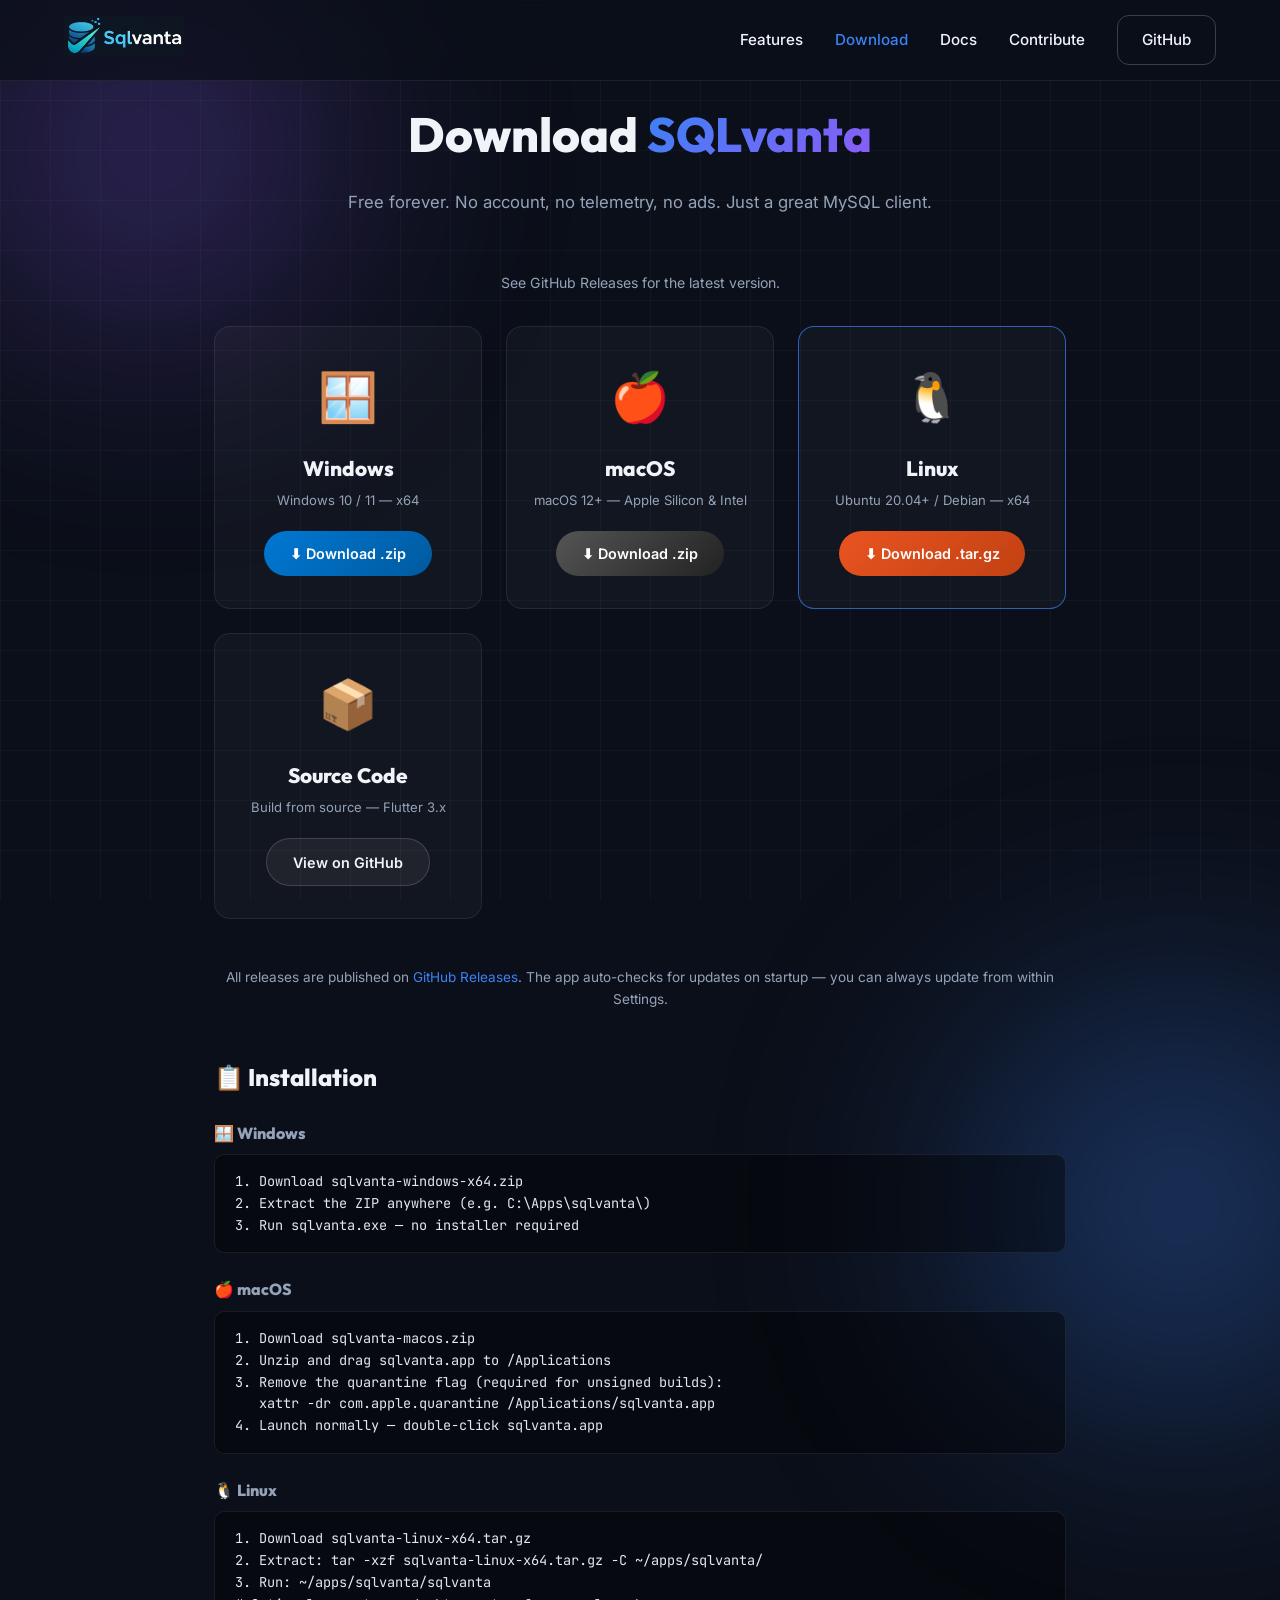
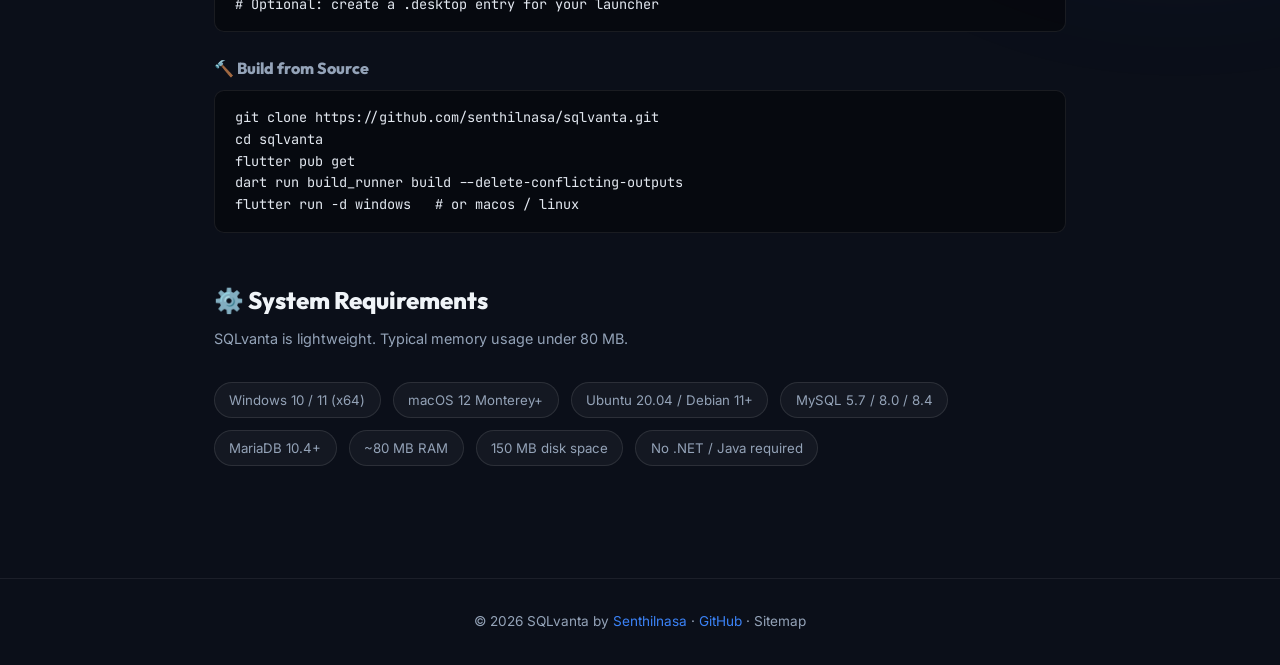
<file: docs/download.html>
<!DOCTYPE html>
<html lang="en">
<head>
  <meta charset="UTF-8">
  <meta name="viewport" content="width=device-width, initial-scale=1.0">
  <title>Download SQLvanta — Free MySQL Client for Windows, macOS & Linux</title>
  <meta name="description" content="Download SQLvanta free — the open-source MySQL desktop client for Windows, macOS &amp; Linux. No registration. Free alternative to SQLyog, HeidiSQL, DBeaver, MySQL Workbench, TablePlus, DataGrip, and Navicat.">
  <meta name="keywords" content="download SQLvanta, free MySQL client download, MySQL GUI download Windows, MySQL client Mac download, MySQL GUI Linux download, free database manager download, open source MySQL desktop download, SQLvanta installer, SQLyog free alternative download, HeidiSQL alternative Mac, DBeaver alternative lightweight, TablePlus free alternative, DataGrip free alternative, Navicat free alternative, MySQL Workbench alternative download, Sequel Pro alternative Windows Linux, free SQL tool download">
  <meta name="author" content="Senthilnasa">
  <link rel="canonical" href="https://sqlvanta.senthilnasa.me/download.html">

  <!-- Open Graph -->
  <meta property="og:type" content="website">
  <meta property="og:url" content="https://sqlvanta.senthilnasa.me/download.html">
  <meta property="og:title" content="Download SQLvanta Free — Windows, macOS, Linux">
  <meta property="og:description" content="Free open-source MySQL desktop client. Download for Windows, macOS or Linux. No account required.">
  <meta property="og:image" content="https://sqlvanta.senthilnasa.me/icon/android-chrome-512x512.png">

  <meta name="twitter:card" content="summary_large_image">
  <meta name="twitter:title" content="Download SQLvanta Free">
  <meta name="twitter:description" content="Free MySQL GUI for Windows, macOS & Linux. Download the latest release now.">
  <meta name="twitter:image" content="https://sqlvanta.senthilnasa.me/icon/android-chrome-512x512.png">

  <!-- Structured Data -->
  <script type="application/ld+json">
  {
    "@context": "https://schema.org",
    "@type": "SoftwareApplication",
    "name": "SQLvanta",
    "applicationCategory": "DeveloperApplication",
    "operatingSystem": "Windows 10, Windows 11, macOS 12+, Ubuntu 20.04+",
    "offers": { "@type": "Offer", "price": "0", "priceCurrency": "USD" },
    "downloadUrl": "https://github.com/senthilnasa/sqlvanta/releases/latest",
    "url": "https://sqlvanta.senthilnasa.me/"
  }
  </script>

  <link rel="preconnect" href="https://fonts.googleapis.com">
  <link rel="preconnect" href="https://fonts.gstatic.com" crossorigin>
  <link href="https://fonts.googleapis.com/css2?family=Outfit:wght@300;400;600;800&family=Inter:wght@400;500;600&family=JetBrains+Mono:wght@400;600&display=swap" rel="stylesheet">
  <link rel="icon" type="image/x-icon" href="icon/favicon.ico">
  <link rel="icon" type="image/png" sizes="32x32" href="icon/favicon-32x32.png">
  <link rel="apple-touch-icon" sizes="180x180" href="icon/apple-touch-icon.png">
  <link rel="manifest" href="site.webmanifest">
  <meta name="theme-color" content="#1565C0">
  <link rel="stylesheet" href="styles.css">
  <style>
    .dl-page { max-width: 900px; margin: 0 auto; padding: 6rem 1.5rem 4rem; }
    .page-hero { text-align: center; margin-bottom: 3.5rem; }
    .page-hero h1 { font-size: clamp(2rem, 5vw, 3rem); margin-bottom: 1rem; }
    .page-hero p { font-size: 1.05rem; color: var(--text-secondary); }
    .dl-grid { display: grid; grid-template-columns: repeat(auto-fit, minmax(260px, 1fr)); gap: 1.5rem; margin-bottom: 3rem; }
    .dl-card {
      background: rgba(255,255,255,0.03);
      border: 1px solid rgba(255,255,255,0.08);
      border-radius: 16px;
      padding: 2rem 1.5rem;
      text-align: center;
      transition: border-color .2s, transform .2s;
    }
    .dl-card:hover { border-color: rgba(59,130,246,0.5); transform: translateY(-3px); }
    .dl-card .os-icon { font-size: 3rem; margin-bottom: 1rem; display: block; }
    .dl-card h2 { font-size: 1.3rem; margin-bottom: 0.3rem; }
    .dl-card .req { font-size: 0.82rem; color: var(--text-secondary); margin-bottom: 1.25rem; }
    .dl-card .btn { display: inline-block; padding: 0.7rem 1.6rem; border-radius: 50px; font-size: 0.9rem; font-weight: 600; text-decoration: none; transition: opacity .2s; }
    .btn-win { background: linear-gradient(135deg, #0078d4, #005a9e); color: #fff; }
    .btn-mac { background: linear-gradient(135deg, #555, #222); color: #fff; }
    .btn-lin { background: linear-gradient(135deg, #e95420, #c24113); color: #fff; }
    .btn-src { background: rgba(255,255,255,0.06); border: 1px solid rgba(255,255,255,0.15); color: var(--text-primary); }
    .dl-card .btn:hover { opacity: 0.85; }
    .dl-note { text-align: center; color: var(--text-secondary); font-size: 0.85rem; margin-bottom: 3rem; }
    .dl-note a { color: var(--brand-primary); text-decoration: none; }
    .install-section h2 { font-size: 1.5rem; margin-bottom: 1rem; }
    .install-section h3 { font-size: 1rem; margin: 1.5rem 0 0.5rem; color: var(--text-secondary); }
    .install-section pre {
      background: rgba(0,0,0,0.4);
      border: 1px solid rgba(255,255,255,0.08);
      border-radius: 10px;
      padding: 1rem 1.25rem;
      font-family: 'JetBrains Mono', monospace;
      font-size: 0.85rem;
      overflow-x: auto;
      color: #e2e8f0;
    }
    .dl-card .asset-name { display: none; font-size: 0.75rem; color: var(--text-secondary); margin-top: 0.5rem; word-break: break-all; }
    .req-list { display: flex; flex-wrap: wrap; gap: 0.75rem; margin-top: 2rem; }
    .req-chip {
      padding: 0.4rem 0.9rem;
      border-radius: 50px;
      background: rgba(255,255,255,0.04);
      border: 1px solid rgba(255,255,255,0.1);
      font-size: 0.83rem;
      color: var(--text-secondary);
    }
  </style>

  <!-- Microsoft Clarity -->
  <script>
    (function(c,l,a,r,i,t,y){
      c[a]=c[a]||function(){(c[a].q=c[a].q||[]).push(arguments)};
      t=l.createElement(r);t.async=1;t.src="https://www.clarity.ms/tag/"+i+"?ref=bwt";
      y=l.getElementsByTagName(r)[0];y.parentNode.insertBefore(t,y);
    })(window, document, "clarity", "script", "w6bocbwf8q");
  </script>

  <!-- Google Analytics -->
  <script async src="https://www.googletagmanager.com/gtag/js?id=G-5L4DY990VP"></script>
  <script>
    window.dataLayer = window.dataLayer || [];
    function gtag(){dataLayer.push(arguments);}
    gtag('js', new Date());
    gtag('config', 'G-5L4DY990VP');
  </script>
</head>
<body>
  <div class="blob blob-1"></div>
  <div class="blob blob-2"></div>
  <div class="grid-bg"></div>

  <!-- Nav -->
  <header class="glass-header">
    <div class="container nav-container">
      <a href="index.html" class="logo-link">
        <img src="assets/logo.png" alt="SQLvanta" class="nav-logo">
      </a>
      <nav>
        <ul class="nav-links">
          <li><a href="features.html">Features</a></li>
          <li><a href="download.html" class="active">Download</a></li>
          <li><a href="docs.html">Docs</a></li>
          <li><a href="contribute.html">Contribute</a></li>
          <li><a href="https://github.com/senthilnasa/sqlvanta" class="btn btn-outline" target="_blank" rel="noopener">GitHub</a></li>
        </ul>
      </nav>
    </div>
  </header>

  <main class="dl-page">

    <section class="page-hero">
      <h1>Download <span style="background:linear-gradient(135deg,#3b82f6,#8b5cf6);-webkit-background-clip:text;background-clip:text;-webkit-text-fill-color:transparent;color:transparent">SQLvanta</span></h1>
      <p>Free forever. No account, no telemetry, no ads. Just a great MySQL client.</p>
    </section>

    <!-- Version badge -->
    <p id="version-badge" style="text-align:center;margin-bottom:2rem;font-size:0.88rem;color:var(--text-secondary);">
      <span id="ver-text">Fetching latest version…</span>
    </p>

    <!-- Download cards -->
    <div class="dl-grid">
      <div class="dl-card" id="card-win">
        <span class="os-icon">🪟</span>
        <h2>Windows</h2>
        <p class="req">Windows 10 / 11 — x64</p>
        <a class="btn btn-win" id="btn-win" href="https://github.com/senthilnasa/sqlvanta/releases/latest" rel="noopener" target="_blank">
          ⬇ Download .zip
        </a>
        <p class="asset-name" id="name-win"></p>
      </div>
      <div class="dl-card" id="card-mac">
        <span class="os-icon">🍎</span>
        <h2>macOS</h2>
        <p class="req">macOS 12+ — Apple Silicon &amp; Intel</p>
        <a class="btn btn-mac" id="btn-mac" href="https://github.com/senthilnasa/sqlvanta/releases/latest" rel="noopener" target="_blank">
          ⬇ Download .zip
        </a>
        <p class="asset-name" id="name-mac"></p>
      </div>
      <div class="dl-card" id="card-lin">
        <span class="os-icon">🐧</span>
        <h2>Linux</h2>
        <p class="req">Ubuntu 20.04+ / Debian — x64</p>
        <a class="btn btn-lin" id="btn-lin" href="https://github.com/senthilnasa/sqlvanta/releases/latest" rel="noopener" target="_blank">
          ⬇ Download .tar.gz
        </a>
        <p class="asset-name" id="name-lin"></p>
      </div>
      <div class="dl-card">
        <span class="os-icon">📦</span>
        <h2>Source Code</h2>
        <p class="req">Build from source — Flutter 3.x</p>
        <a class="btn btn-src" href="https://github.com/senthilnasa/sqlvanta" rel="noopener" target="_blank">
          View on GitHub
        </a>
      </div>
    </div>

    <p class="dl-note">
      All releases are published on <a href="https://github.com/senthilnasa/sqlvanta/releases" rel="noopener" target="_blank">GitHub Releases</a>.
      The app auto-checks for updates on startup — you can always update from within Settings.
    </p>

    <script>
    (function () {
      var REPO = 'senthilnasa/sqlvanta';

      // OS targets: filename pattern → button, badge, card, install spans
      var targets = [
        { re: /windows/i,   btn: 'btn-win', name: 'name-win', card: 'card-win', inst: '.inst-win' },
        { re: /macos|mac/i, btn: 'btn-mac', name: 'name-mac', card: 'card-mac', inst: '.inst-mac' },
        { re: /linux/i,     btn: 'btn-lin', name: 'name-lin', card: 'card-lin', inst: '.inst-lin' },
      ];

      function applyAsset(t, url, filename) {
        // Download button
        var btn = document.getElementById(t.btn);
        if (btn) btn.href = url;
        // Filename badge under card button
        var nm = document.getElementById(t.name);
        if (nm) { nm.textContent = filename; nm.style.display = 'block'; }
        // Install instruction spans
        document.querySelectorAll(t.inst).forEach(function (el) {
          el.textContent = filename;
        });
      }

      function highlightCurrentOs() {
        var ua = navigator.userAgent.toLowerCase();
        var osCard = /win/.test(ua) ? 'card-win' : /mac/.test(ua) ? 'card-mac' : /linux/.test(ua) ? 'card-lin' : null;
        if (osCard) {
          var el = document.getElementById(osCard);
          if (el) el.style.borderColor = 'rgba(59,130,246,0.7)';
        }
      }

      fetch('https://api.github.com/repos/' + REPO + '/releases/latest')
        .then(function (r) {
          if (!r.ok) throw new Error('HTTP ' + r.status);
          return r.json();
        })
        .then(function (data) {
          // Show version tag
          var tag = data.tag_name || '';
          var verEl = document.getElementById('ver-text');
          if (verEl && tag) {
            verEl.innerHTML = 'Latest release: <strong style="color:var(--text-primary)">' + tag + '</strong>';
          }

          // Inject softwareVersion into JSON-LD without a hardcoded value
          var sd = document.querySelector('script[type="application/ld+json"]');
          if (sd && tag) {
            try {
              var obj = JSON.parse(sd.textContent);
              obj.softwareVersion = tag.replace(/^v/, '');
              sd.textContent = JSON.stringify(obj);
            } catch (e) {}
          }

          // Wire each release asset to the right OS card
          var assets = data.assets || [];
          assets.forEach(function (asset) {
            var url  = asset.browser_download_url;
            var name = asset.name;
            for (var i = 0; i < targets.length; i++) {
              if (targets[i].re.test(name)) {
                applyAsset(targets[i], url, name);
                break;
              }
            }
          });

          highlightCurrentOs();
        })
        .catch(function () {
          // GitHub API unavailable — all buttons already fall back to releases/latest
          var verEl = document.getElementById('ver-text');
          if (verEl) verEl.textContent = 'See GitHub Releases for the latest version.';
          highlightCurrentOs();
        });
    })();
    </script>

    <!-- Install instructions -->
    <section class="install-section" id="install">
      <h2>📋 Installation</h2>

      <h3>🪟 Windows</h3>
      <pre>1. Download <span class="inst-win">sqlvanta-windows-x64.zip</span>
2. Extract the ZIP anywhere (e.g. C:\Apps\sqlvanta\)
3. Run sqlvanta.exe — no installer required</pre>

      <h3>🍎 macOS</h3>
      <pre>1. Download <span class="inst-mac">sqlvanta-macos.zip</span>
2. Unzip and drag sqlvanta.app to /Applications
3. Remove the quarantine flag (required for unsigned builds):
   xattr -dr com.apple.quarantine /Applications/sqlvanta.app
4. Launch normally — double-click sqlvanta.app</pre>

      <h3>🐧 Linux</h3>
      <pre>1. Download <span class="inst-lin">sqlvanta-linux-x64.tar.gz</span>
2. Extract: tar -xzf <span class="inst-lin">sqlvanta-linux-x64.tar.gz</span> -C ~/apps/sqlvanta/
3. Run: ~/apps/sqlvanta/sqlvanta
# Optional: create a .desktop entry for your launcher</pre>

      <h3>🔨 Build from Source</h3>
      <pre>git clone https://github.com/senthilnasa/sqlvanta.git
cd sqlvanta
flutter pub get
dart run build_runner build --delete-conflicting-outputs
flutter run -d windows   # or macos / linux</pre>
    </section>

    <!-- System requirements -->
    <section style="margin-top:3rem;" id="requirements">
      <h2 style="font-size:1.5rem;margin-bottom:0.5rem;">⚙️ System Requirements</h2>
      <p style="color:var(--text-secondary);font-size:0.9rem;margin-bottom:1rem;">SQLvanta is lightweight. Typical memory usage under 80 MB.</p>
      <div class="req-list">
        <span class="req-chip">Windows 10 / 11 (x64)</span>
        <span class="req-chip">macOS 12 Monterey+</span>
        <span class="req-chip">Ubuntu 20.04 / Debian 11+</span>
        <span class="req-chip">MySQL 5.7 / 8.0 / 8.4</span>
        <span class="req-chip">MariaDB 10.4+</span>
        <span class="req-chip">~80 MB RAM</span>
        <span class="req-chip">150 MB disk space</span>
        <span class="req-chip">No .NET / Java required</span>
      </div>
    </section>

  </main>

  <!-- Footer -->
  <footer style="text-align:center;padding:2rem;color:var(--text-secondary);font-size:0.85rem;border-top:1px solid rgba(255,255,255,0.07);margin-top:3rem;">
    <p>© 2026 SQLvanta by <a href="https://senthilnasa.me" style="color:var(--brand-primary);text-decoration:none;">Senthilnasa</a> · <a href="https://github.com/senthilnasa/sqlvanta" style="color:var(--brand-primary);text-decoration:none;">GitHub</a> · <a href="sitemap.xml" style="color:var(--text-secondary);text-decoration:none;">Sitemap</a></p>
  </footer>
</body>
</html>
</file>
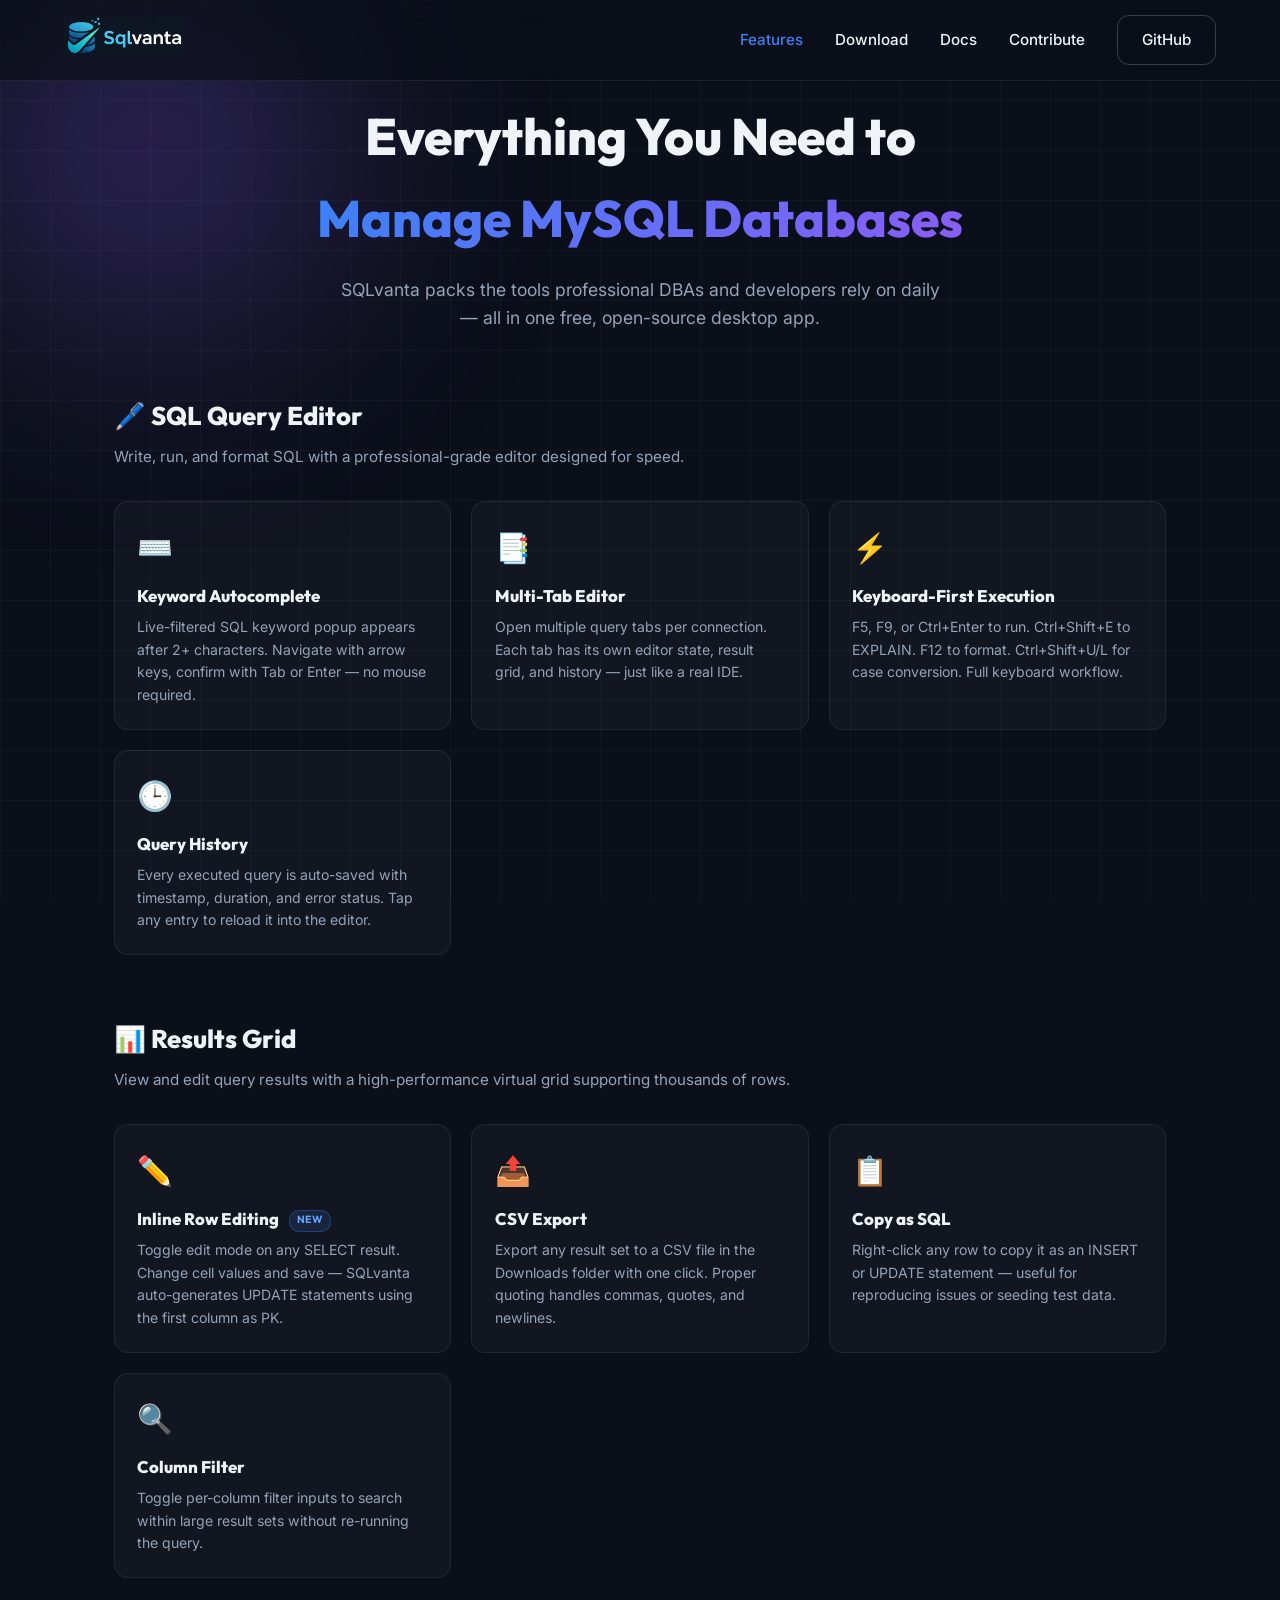
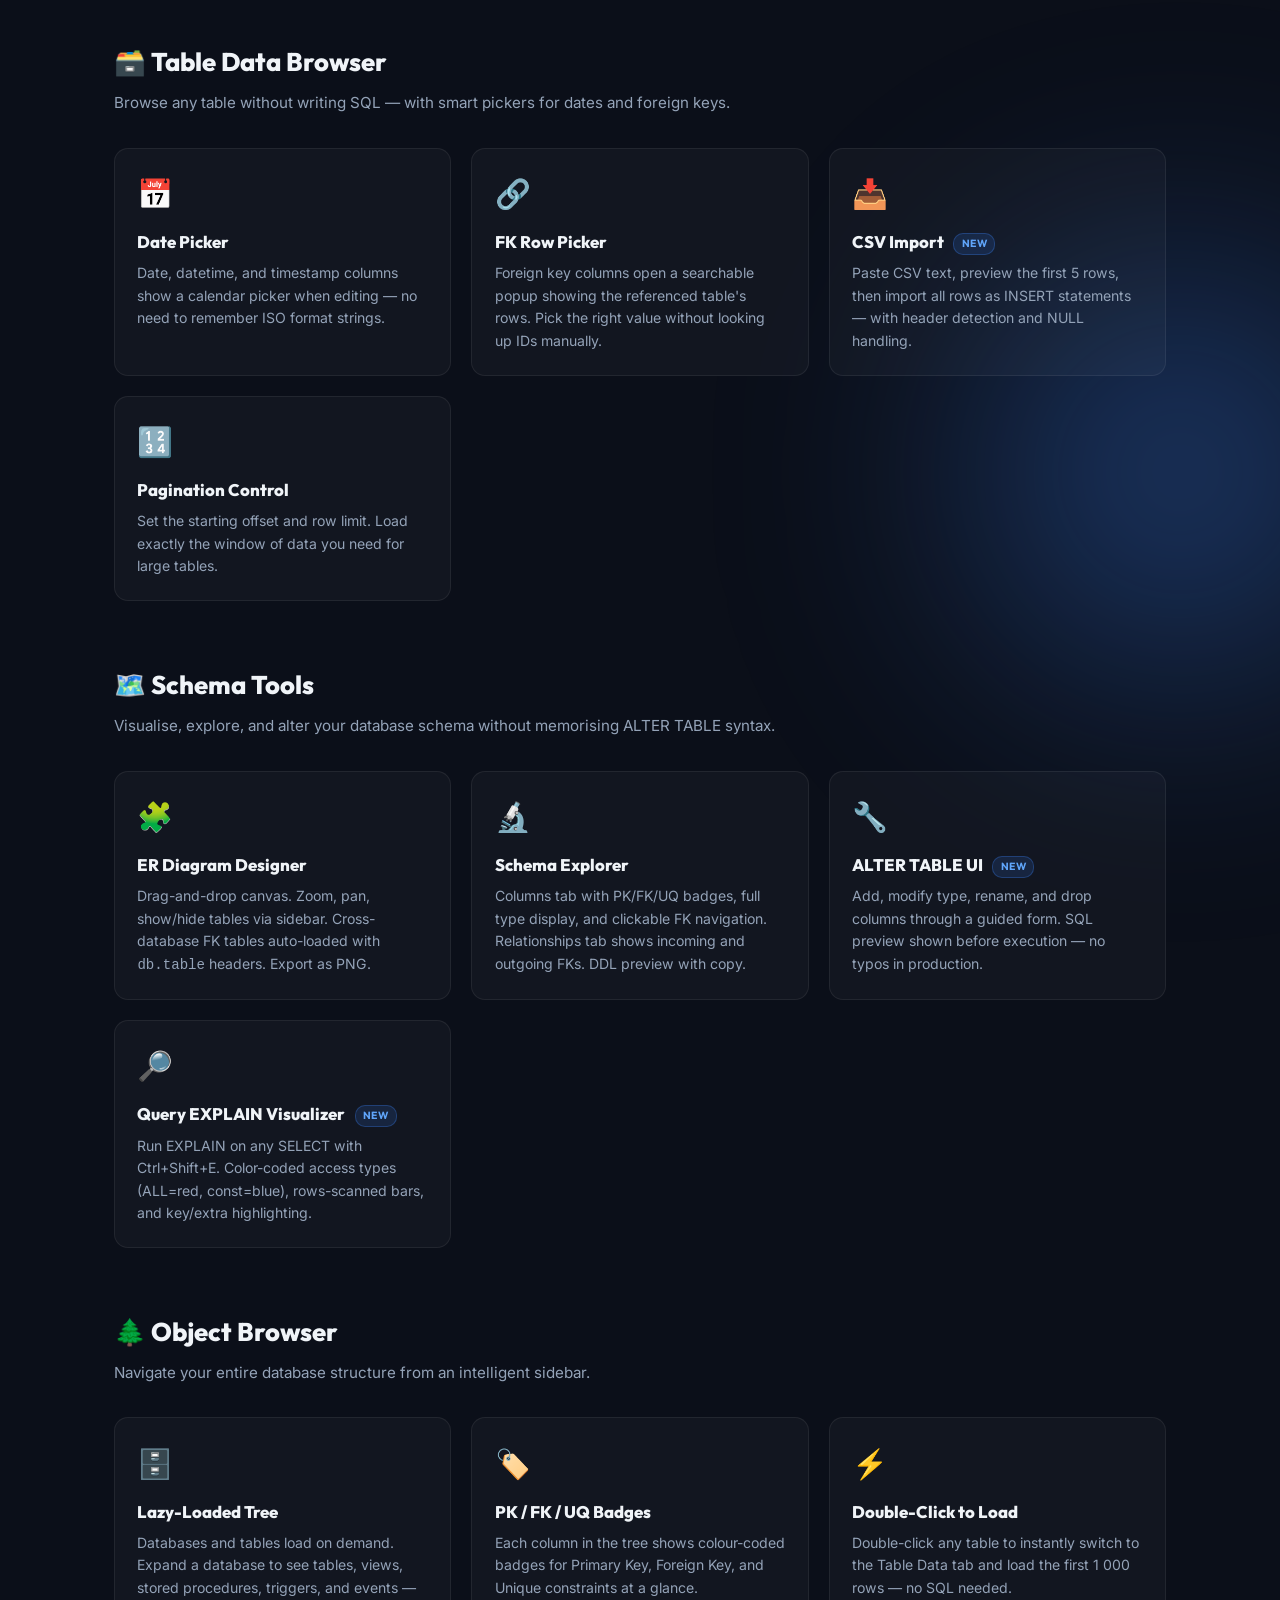
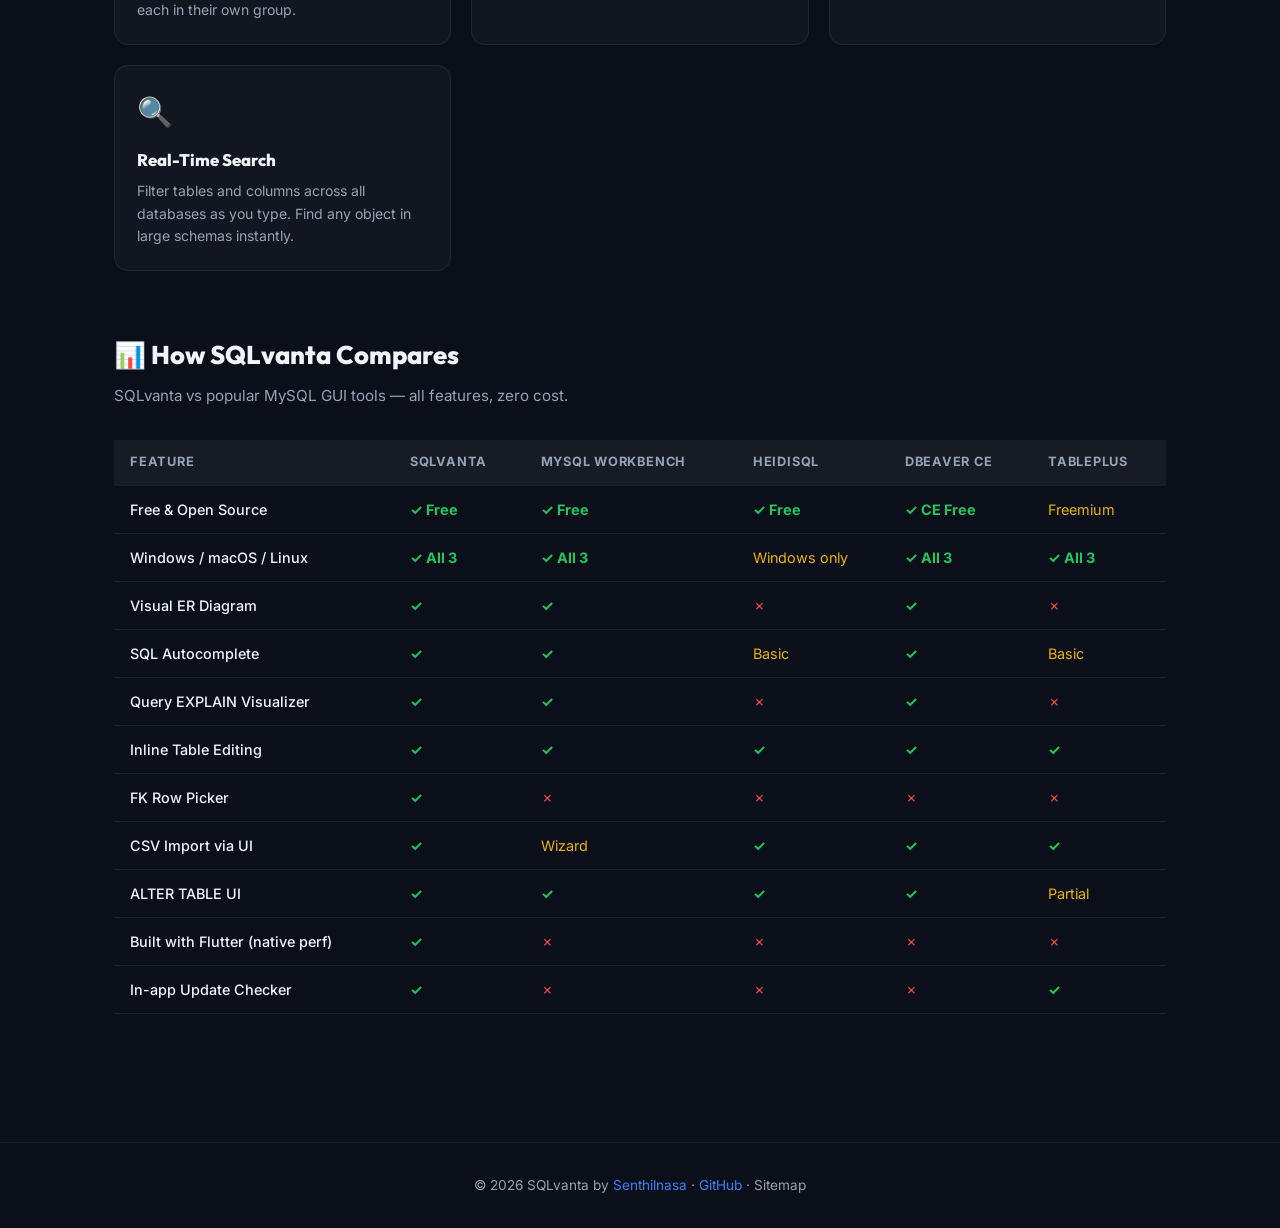
<file: docs/features.html>
<!DOCTYPE html>
<html lang="en">
<head>
  <meta charset="UTF-8">
  <meta name="viewport" content="width=device-width, initial-scale=1.0">
  <title>SQLvanta Features — MySQL GUI with ER Diagram, Query Builder & Schema Explorer</title>
  <meta name="description" content="Explore every SQLvanta feature: SQL editor with autocomplete, visual ER diagram, schema explorer, EXPLAIN visualizer, CSV import, ALTER TABLE UI — all free. A complete free alternative to SQLyog, HeidiSQL, DBeaver, MySQL Workbench, TablePlus, DataGrip, and Navicat.">
  <meta name="keywords" content="MySQL GUI features, SQL autocomplete editor, ER diagram tool free, schema explorer, query EXPLAIN visualizer, database GUI Windows Mac Linux, free MySQL client features, open source database tool, SQLyog alternative, HeidiSQL alternative, DBeaver alternative, TablePlus alternative free, DataGrip alternative, Navicat alternative free, Sequel Pro alternative, MySQL Workbench alternative, Beekeeper Studio alternative, Flutter desktop MySQL, MariaDB desktop client, free SQL editor">
  <meta name="author" content="Senthilnasa">
  <link rel="canonical" href="https://sqlvanta.senthilnasa.me/features.html">

  <!-- Open Graph -->
  <meta property="og:type" content="website">
  <meta property="og:url" content="https://sqlvanta.senthilnasa.me/features.html">
  <meta property="og:title" content="SQLvanta Features — Complete MySQL Desktop Client">
  <meta property="og:description" content="SQL editor, ER diagram, schema explorer, query EXPLAIN, CSV import, ALTER TABLE — all in one free app.">
  <meta property="og:image" content="https://sqlvanta.senthilnasa.me/icon/android-chrome-512x512.png">

  <!-- Twitter -->
  <meta name="twitter:card" content="summary_large_image">
  <meta name="twitter:title" content="SQLvanta Features">
  <meta name="twitter:description" content="Full-featured open-source MySQL client. ER diagrams, schema explorer, query EXPLAIN, CSV import/export and more.">
  <meta name="twitter:image" content="https://sqlvanta.senthilnasa.me/icon/android-chrome-512x512.png">

  <!-- Structured Data -->
  <script type="application/ld+json">
  {
    "@context": "https://schema.org",
    "@type": "SoftwareApplication",
    "name": "SQLvanta",
    "applicationCategory": "DeveloperApplication",
    "operatingSystem": "Windows, macOS, Linux",
    "offers": { "@type": "Offer", "price": "0", "priceCurrency": "USD" },
    "url": "https://sqlvanta.senthilnasa.me/",
    "description": "Free, open-source MySQL desktop client with SQL editor, ER diagram designer, schema explorer, and more.",
    "featureList": [
      "SQL editor with keyword autocomplete",
      "Visual ER diagram designer",
      "Interactive schema explorer",
      "Query EXPLAIN visualizer",
      "Inline table data editing",
      "CSV import and export",
      "ALTER TABLE UI",
      "Multi-tab query editor",
      "Query history",
      "Secure password storage"
    ]
  }
  </script>

  <link rel="preconnect" href="https://fonts.googleapis.com">
  <link rel="preconnect" href="https://fonts.gstatic.com" crossorigin>
  <link href="https://fonts.googleapis.com/css2?family=Outfit:wght@300;400;600;800&family=Inter:wght@400;500;600&family=JetBrains+Mono:wght@400;600&display=swap" rel="stylesheet">
  <link rel="icon" type="image/x-icon" href="icon/favicon.ico">
  <link rel="icon" type="image/png" sizes="32x32" href="icon/favicon-32x32.png">
  <link rel="apple-touch-icon" sizes="180x180" href="icon/apple-touch-icon.png">
  <link rel="manifest" href="site.webmanifest">
  <meta name="theme-color" content="#1565C0">
  <link rel="stylesheet" href="styles.css">
  <style>
    .features-page { max-width: 1100px; margin: 0 auto; padding: 6rem 1.5rem 4rem; }
    .page-hero { text-align: center; margin-bottom: 4rem; }
    .page-hero h1 { font-size: clamp(2rem, 5vw, 3.2rem); margin-bottom: 1rem; }
    .page-hero p { font-size: 1.1rem; color: var(--text-secondary); max-width: 620px; margin: 0 auto; }
    .feature-section { margin-bottom: 4rem; }
    .feature-section h2 { font-size: 1.6rem; margin-bottom: 0.5rem; }
    .feature-section .lead { color: var(--text-secondary); margin-bottom: 2rem; font-size: 0.95rem; }
    .feat-grid { display: grid; grid-template-columns: repeat(auto-fit, minmax(300px, 1fr)); gap: 1.25rem; }
    .feat-card {
      background: rgba(255,255,255,0.03);
      border: 1px solid rgba(255,255,255,0.07);
      border-radius: 14px;
      padding: 1.4rem;
      transition: border-color .2s;
    }
    .feat-card:hover { border-color: rgba(59,130,246,0.4); }
    .feat-card .icon { font-size: 1.8rem; margin-bottom: 0.75rem; }
    .feat-card h3 { font-size: 1.05rem; margin-bottom: 0.4rem; }
    .feat-card p { font-size: 0.88rem; color: var(--text-secondary); line-height: 1.6; }
    .feat-card ul { margin: 0.5rem 0 0 1rem; font-size: 0.85rem; color: var(--text-secondary); line-height: 1.8; }
    .badge-new {
      display: inline-block; font-size: 0.65rem; font-weight: 700; padding: 0.1rem 0.45rem;
      border-radius: 10px; background: rgba(59,130,246,0.15); color: #60a5fa;
      border: 1px solid rgba(59,130,246,0.3); margin-left: 0.4rem; vertical-align: middle;
      text-transform: uppercase; letter-spacing: 0.05em;
    }
    .compare-table { width: 100%; border-collapse: collapse; font-size: 0.9rem; }
    .compare-table th, .compare-table td { padding: 0.75rem 1rem; border-bottom: 1px solid rgba(255,255,255,0.07); text-align: left; }
    .compare-table th { background: rgba(255,255,255,0.05); font-size: 0.8rem; text-transform: uppercase; letter-spacing: 0.06em; color: var(--text-secondary); }
    .compare-table td:first-child { color: var(--text-primary); font-weight: 500; }
    .yes { color: #22c55e; font-weight: 700; }
    .no  { color: #ef4444; }
    .partial { color: #eab308; }
  </style>

  <!-- Microsoft Clarity -->
  <script>
    (function(c,l,a,r,i,t,y){
      c[a]=c[a]||function(){(c[a].q=c[a].q||[]).push(arguments)};
      t=l.createElement(r);t.async=1;t.src="https://www.clarity.ms/tag/"+i+"?ref=bwt";
      y=l.getElementsByTagName(r)[0];y.parentNode.insertBefore(t,y);
    })(window, document, "clarity", "script", "w6bocbwf8q");
  </script>

  <!-- Google Analytics -->
  <script async src="https://www.googletagmanager.com/gtag/js?id=G-5L4DY990VP"></script>
  <script>
    window.dataLayer = window.dataLayer || [];
    function gtag(){dataLayer.push(arguments);}
    gtag('js', new Date());
    gtag('config', 'G-5L4DY990VP');
  </script>
</head>
<body>
  <div class="blob blob-1"></div>
  <div class="blob blob-2"></div>
  <div class="grid-bg"></div>

  <!-- Nav -->
  <header class="glass-header">
    <div class="container nav-container">
      <a href="index.html" class="logo-link">
        <img src="assets/logo.png" alt="SQLvanta" class="nav-logo">
      </a>
      <nav>
        <ul class="nav-links">
          <li><a href="features.html" class="active">Features</a></li>
          <li><a href="download.html">Download</a></li>
          <li><a href="docs.html">Docs</a></li>
          <li><a href="contribute.html">Contribute</a></li>
          <li><a href="https://github.com/senthilnasa/sqlvanta" class="btn btn-outline" target="_blank" rel="noopener">GitHub</a></li>
        </ul>
      </nav>
    </div>
  </header>

  <main class="features-page">

    <!-- Hero -->
    <section class="page-hero">
      <h1>Everything You Need to<br><span style="background:linear-gradient(135deg,#3b82f6,#8b5cf6);-webkit-background-clip:text;background-clip:text;-webkit-text-fill-color:transparent;color:transparent">Manage MySQL Databases</span></h1>
      <p>SQLvanta packs the tools professional DBAs and developers rely on daily — all in one free, open-source desktop app.</p>
    </section>

    <!-- Editor -->
    <section class="feature-section" id="editor">
      <h2>🖊️ SQL Query Editor</h2>
      <p class="lead">Write, run, and format SQL with a professional-grade editor designed for speed.</p>
      <div class="feat-grid">
        <article class="feat-card">
          <div class="icon">⌨️</div>
          <h3>Keyword Autocomplete</h3>
          <p>Live-filtered SQL keyword popup appears after 2+ characters. Navigate with arrow keys, confirm with Tab or Enter — no mouse required.</p>
        </article>
        <article class="feat-card">
          <div class="icon">📑</div>
          <h3>Multi-Tab Editor</h3>
          <p>Open multiple query tabs per connection. Each tab has its own editor state, result grid, and history — just like a real IDE.</p>
        </article>
        <article class="feat-card">
          <div class="icon">⚡</div>
          <h3>Keyboard-First Execution</h3>
          <p>F5, F9, or Ctrl+Enter to run. Ctrl+Shift+E to EXPLAIN. F12 to format. Ctrl+Shift+U/L for case conversion. Full keyboard workflow.</p>
        </article>
        <article class="feat-card">
          <div class="icon">🕒</div>
          <h3>Query History</h3>
          <p>Every executed query is auto-saved with timestamp, duration, and error status. Tap any entry to reload it into the editor.</p>
        </article>
      </div>
    </section>

    <!-- Results -->
    <section class="feature-section" id="results">
      <h2>📊 Results Grid</h2>
      <p class="lead">View and edit query results with a high-performance virtual grid supporting thousands of rows.</p>
      <div class="feat-grid">
        <article class="feat-card">
          <div class="icon">✏️</div>
          <h3>Inline Row Editing <span class="badge-new">New</span></h3>
          <p>Toggle edit mode on any SELECT result. Change cell values and save — SQLvanta auto-generates UPDATE statements using the first column as PK.</p>
        </article>
        <article class="feat-card">
          <div class="icon">📤</div>
          <h3>CSV Export</h3>
          <p>Export any result set to a CSV file in the Downloads folder with one click. Proper quoting handles commas, quotes, and newlines.</p>
        </article>
        <article class="feat-card">
          <div class="icon">📋</div>
          <h3>Copy as SQL</h3>
          <p>Right-click any row to copy it as an INSERT or UPDATE statement — useful for reproducing issues or seeding test data.</p>
        </article>
        <article class="feat-card">
          <div class="icon">🔍</div>
          <h3>Column Filter</h3>
          <p>Toggle per-column filter inputs to search within large result sets without re-running the query.</p>
        </article>
      </div>
    </section>

    <!-- Table Data -->
    <section class="feature-section" id="tabledata">
      <h2>🗃️ Table Data Browser</h2>
      <p class="lead">Browse any table without writing SQL — with smart pickers for dates and foreign keys.</p>
      <div class="feat-grid">
        <article class="feat-card">
          <div class="icon">📅</div>
          <h3>Date Picker</h3>
          <p>Date, datetime, and timestamp columns show a calendar picker when editing — no need to remember ISO format strings.</p>
        </article>
        <article class="feat-card">
          <div class="icon">🔗</div>
          <h3>FK Row Picker</h3>
          <p>Foreign key columns open a searchable popup showing the referenced table's rows. Pick the right value without looking up IDs manually.</p>
        </article>
        <article class="feat-card">
          <div class="icon">📥</div>
          <h3>CSV Import <span class="badge-new">New</span></h3>
          <p>Paste CSV text, preview the first 5 rows, then import all rows as INSERT statements — with header detection and NULL handling.</p>
        </article>
        <article class="feat-card">
          <div class="icon">🔢</div>
          <h3>Pagination Control</h3>
          <p>Set the starting offset and row limit. Load exactly the window of data you need for large tables.</p>
        </article>
      </div>
    </section>

    <!-- Schema -->
    <section class="feature-section" id="schema">
      <h2>🗺️ Schema Tools</h2>
      <p class="lead">Visualise, explore, and alter your database schema without memorising ALTER TABLE syntax.</p>
      <div class="feat-grid">
        <article class="feat-card">
          <div class="icon">🧩</div>
          <h3>ER Diagram Designer</h3>
          <p>Drag-and-drop canvas. Zoom, pan, show/hide tables via sidebar. Cross-database FK tables auto-loaded with <code>db.table</code> headers. Export as PNG.</p>
        </article>
        <article class="feat-card">
          <div class="icon">🔬</div>
          <h3>Schema Explorer</h3>
          <p>Columns tab with PK/FK/UQ badges, full type display, and clickable FK navigation. Relationships tab shows incoming and outgoing FKs. DDL preview with copy.</p>
        </article>
        <article class="feat-card">
          <div class="icon">🔧</div>
          <h3>ALTER TABLE UI <span class="badge-new">New</span></h3>
          <p>Add, modify type, rename, and drop columns through a guided form. SQL preview shown before execution — no typos in production.</p>
        </article>
        <article class="feat-card">
          <div class="icon">🔎</div>
          <h3>Query EXPLAIN Visualizer <span class="badge-new">New</span></h3>
          <p>Run EXPLAIN on any SELECT with Ctrl+Shift+E. Color-coded access types (ALL=red, const=blue), rows-scanned bars, and key/extra highlighting.</p>
        </article>
      </div>
    </section>

    <!-- Object Browser -->
    <section class="feature-section" id="browser">
      <h2>🌲 Object Browser</h2>
      <p class="lead">Navigate your entire database structure from an intelligent sidebar.</p>
      <div class="feat-grid">
        <article class="feat-card">
          <div class="icon">🗄️</div>
          <h3>Lazy-Loaded Tree</h3>
          <p>Databases and tables load on demand. Expand a database to see tables, views, stored procedures, triggers, and events — each in their own group.</p>
        </article>
        <article class="feat-card">
          <div class="icon">🏷️</div>
          <h3>PK / FK / UQ Badges</h3>
          <p>Each column in the tree shows colour-coded badges for Primary Key, Foreign Key, and Unique constraints at a glance.</p>
        </article>
        <article class="feat-card">
          <div class="icon">⚡</div>
          <h3>Double-Click to Load</h3>
          <p>Double-click any table to instantly switch to the Table Data tab and load the first 1 000 rows — no SQL needed.</p>
        </article>
        <article class="feat-card">
          <div class="icon">🔍</div>
          <h3>Real-Time Search</h3>
          <p>Filter tables and columns across all databases as you type. Find any object in large schemas instantly.</p>
        </article>
      </div>
    </section>

    <!-- Comparison -->
    <section class="feature-section" id="compare">
      <h2>📊 How SQLvanta Compares</h2>
      <p class="lead">SQLvanta vs popular MySQL GUI tools — all features, zero cost.</p>
      <div style="overflow-x:auto;">
        <table class="compare-table">
          <thead>
            <tr>
              <th>Feature</th>
              <th>SQLvanta</th>
              <th>MySQL Workbench</th>
              <th>HeidiSQL</th>
              <th>DBeaver CE</th>
              <th>TablePlus</th>
            </tr>
          </thead>
          <tbody>
            <tr><td>Free &amp; Open Source</td><td class="yes">✓ Free</td><td class="yes">✓ Free</td><td class="yes">✓ Free</td><td class="yes">✓ CE Free</td><td class="partial">Freemium</td></tr>
            <tr><td>Windows / macOS / Linux</td><td class="yes">✓ All 3</td><td class="yes">✓ All 3</td><td class="partial">Windows only</td><td class="yes">✓ All 3</td><td class="yes">✓ All 3</td></tr>
            <tr><td>Visual ER Diagram</td><td class="yes">✓</td><td class="yes">✓</td><td class="no">✗</td><td class="yes">✓</td><td class="no">✗</td></tr>
            <tr><td>SQL Autocomplete</td><td class="yes">✓</td><td class="yes">✓</td><td class="partial">Basic</td><td class="yes">✓</td><td class="partial">Basic</td></tr>
            <tr><td>Query EXPLAIN Visualizer</td><td class="yes">✓</td><td class="yes">✓</td><td class="no">✗</td><td class="yes">✓</td><td class="no">✗</td></tr>
            <tr><td>Inline Table Editing</td><td class="yes">✓</td><td class="yes">✓</td><td class="yes">✓</td><td class="yes">✓</td><td class="yes">✓</td></tr>
            <tr><td>FK Row Picker</td><td class="yes">✓</td><td class="no">✗</td><td class="no">✗</td><td class="no">✗</td><td class="no">✗</td></tr>
            <tr><td>CSV Import via UI</td><td class="yes">✓</td><td class="partial">Wizard</td><td class="yes">✓</td><td class="yes">✓</td><td class="yes">✓</td></tr>
            <tr><td>ALTER TABLE UI</td><td class="yes">✓</td><td class="yes">✓</td><td class="yes">✓</td><td class="yes">✓</td><td class="partial">Partial</td></tr>
            <tr><td>Built with Flutter (native perf)</td><td class="yes">✓</td><td class="no">✗</td><td class="no">✗</td><td class="no">✗</td><td class="no">✗</td></tr>
            <tr><td>In-app Update Checker</td><td class="yes">✓</td><td class="no">✗</td><td class="no">✗</td><td class="no">✗</td><td class="yes">✓</td></tr>
          </tbody>
        </table>
      </div>
    </section>

  </main>

  <!-- Footer -->
  <footer style="text-align:center;padding:2rem;color:var(--text-secondary);font-size:0.85rem;border-top:1px solid rgba(255,255,255,0.07);">
    <p>© 2026 SQLvanta by <a href="https://senthilnasa.me" style="color:var(--brand-primary);text-decoration:none;">Senthilnasa</a> · <a href="https://github.com/senthilnasa/sqlvanta" style="color:var(--brand-primary);text-decoration:none;">GitHub</a> · <a href="sitemap.xml" style="color:var(--text-secondary);text-decoration:none;">Sitemap</a></p>
  </footer>
</body>
</html>
</file>
<file: docs/styles.css>
:root {
    --bg-color: #0b0f19;
    --text-primary: #f0f4f8;
    --text-secondary: #94a3b8;
    --brand-primary: #3b82f6;
    --brand-secondary: #8b5cf6;
    --glass-bg: rgba(15, 23, 42, 0.4);
    --glass-border: rgba(255, 255, 255, 0.08);
}

/* font-display:swap is handled via &display=swap in the Google Fonts URL in each HTML <head> */

* {
    margin: 0;
    padding: 0;
    box-sizing: border-box;
}

body {
    font-family: 'Inter', sans-serif;
    background-color: var(--bg-color);
    color: var(--text-primary);
    line-height: 1.6;
    overflow-x: hidden;
    position: relative;
}

h1, h2, h3, h4 {
    font-family: 'Outfit', sans-serif;
    font-weight: 800;
}

/* Background Effects */
.blob {
    position: absolute;
    filter: blur(120px);
    z-index: -1;
    opacity: 0.5;
    animation: float 10s infinite alternate ease-in-out;
}

.blob-1 {
    width: 500px;
    height: 500px;
    background: radial-gradient(circle, var(--brand-secondary) 0%, transparent 70%);
    top: -100px;
    left: -100px;
}

.blob-2 {
    width: 600px;
    height: 600px;
    background: radial-gradient(circle, var(--brand-primary) 0%, transparent 70%);
    top: 40%;
    right: -200px;
    animation-delay: -5s;
}

.grid-bg {
    position: fixed;
    top: 0; left: 0; right: 0; bottom: 0;
    background-image: 
        linear-gradient(rgba(255, 255, 255, 0.03) 1px, transparent 1px),
        linear-gradient(90deg, rgba(255, 255, 255, 0.03) 1px, transparent 1px);
    background-size: 50px 50px;
    z-index: -2;
    pointer-events: none;
}

@keyframes float {
    0% { transform: translateY(0) scale(1); }
    100% { transform: translateY(50px) scale(1.1); }
}

/* Layout Utilities */
.container {
    max-width: 1200px;
    margin: 0 auto;
    padding: 0 1.5rem;
}

.text-center {
    text-align: center;
}

/* Glassmorphism Utilities */
.glass-header {
    position: fixed;
    top: 0; width: 100%;
    background: rgba(11, 15, 25, 0.7);
    backdrop-filter: blur(12px);
    -webkit-backdrop-filter: blur(12px);
    border-bottom: 1px solid var(--glass-border);
    z-index: 100;
}

.glass-card {
    background: var(--glass-bg);
    backdrop-filter: blur(16px);
    -webkit-backdrop-filter: blur(16px);
    border: 1px solid var(--glass-border);
    border-radius: 24px;
    padding: 2.5rem;
    transition: transform 0.3s ease, border-color 0.3s ease, box-shadow 0.3s ease;
}

.glass-card:hover {
    transform: translateY(-5px);
    border-color: rgba(255, 255, 255, 0.15);
    box-shadow: 0 20px 40px -10px rgba(0,0,0,0.5);
}

/* Typography Enhancements */
.gradient-text {
    background: linear-gradient(135deg, #60a5fa, #c084fc);
    -webkit-background-clip: text;
    -webkit-text-fill-color: transparent;
    background-clip: text;
}

/* Header & Nav */
.nav-container {
    display: flex;
    justify-content: space-between;
    align-items: center;
    height: 80px;
}

.nav-logo {
    height: 40px;
    width: auto;
}

.nav-links {
    list-style: none;
    display: flex;
    gap: 2rem;
    align-items: center;
}

.nav-links a {
    color: var(--text-primary);
    text-decoration: none;
    font-weight: 500;
    font-size: 0.95rem;
    transition: color 0.2s ease;
}

.nav-links a:hover,
.nav-links a.active {
    color: var(--brand-primary);
}

/* Buttons */
.btn {
    display: inline-flex;
    align-items: center;
    justify-content: center;
    padding: 0.75rem 1.5rem;
    border-radius: 12px;
    font-weight: 600;
    text-decoration: none;
    transition: all 0.2s ease;
    cursor: pointer;
    border: none;
    font-size: 1rem;
}

.btn-primary {
    background: linear-gradient(135deg, var(--brand-primary), var(--brand-secondary));
    color: white;
    box-shadow: 0 10px 20px -10px rgba(139, 92, 246, 0.5);
}

.btn-primary:hover {
    transform: translateY(-2px);
    box-shadow: 0 15px 25px -10px rgba(139, 92, 246, 0.7);
}

.btn-secondary {
    background: rgba(255,255,255,0.05);
    color: var(--text-primary);
    border: 1px solid var(--glass-border);
}

.btn-secondary:hover {
    background: rgba(255,255,255,0.1);
}

.btn-outline {
    background: transparent;
    border: 1px solid rgba(255,255,255,0.2);
    color: var(--text-primary);
}

.btn-outline:hover {
    background: rgba(255,255,255,0.05);
    border-color: var(--text-primary);
}

/* Sections */
.section {
    padding: 6rem 0;
}

/* Hero Section */
.hero {
    min-height: 100vh;
    display: flex;
    align-items: center;
    padding-top: 80px;
}

.hero-content {
    flex: 1;
    padding-right: 2rem;
}

.hero-title {
    font-size: clamp(3rem, 5vw, 4.5rem);
    line-height: 1.1;
    margin-bottom: 1.5rem;
    letter-spacing: -0.03em;
}

.hero-subtitle {
    font-size: 1.25rem;
    color: var(--text-secondary);
    margin-bottom: 2.5rem;
    max-width: 500px;
}

.hero-cta {
    display: flex;
    gap: 1rem;
}

.hero-visual {
    flex: 1;
    display: flex;
    justify-content: center;
    align-items: center;
    perspective: 1000px;
}

.visual-card {
    width: 100%;
    max-width: 450px;
    display: flex;
    flex-direction: column;
    align-items: center;
    gap: 2rem;
    background: linear-gradient(145deg, rgba(30,41,59,0.7), rgba(15,23,42,0.9));
    animation: drift 6s infinite alternate ease-in-out;
}

@keyframes drift {
    0% { transform: rotateY(0deg) rotateX(2deg); }
    100% { transform: rotateY(-10deg) rotateX(-2deg) translateY(-10px); }
}

.hero-logo {
    width: 180px;
    height: auto;
    filter: drop-shadow(0 0 20px rgba(59, 130, 246, 0.3));
}

.code-snippet {
    background: #0f172a;
    padding: 1rem;
    border-radius: 8px;
    width: 100%;
    text-align: center;
    border: 1px solid rgba(255,255,255,0.05);
    font-family: monospace;
    color: #60a5fa;
}

/* Features */
.section-heading {
    text-align: center;
    margin-bottom: 4rem;
}

.section-heading h2 {
    font-size: 2.5rem;
    margin-bottom: 1rem;
}

.section-heading p {
    color: var(--text-secondary);
    font-size: 1.125rem;
}

.features-grid {
    display: grid;
    grid-template-columns: repeat(auto-fit, minmax(300px, 1fr));
    gap: 2rem;
}

.feature-card h3 {
    font-size: 1.5rem;
    margin: 1rem 0;
}

.feature-card p {
    color: var(--text-secondary);
}

.feature-icon {
    font-size: 2.5rem;
    line-height: 1;
    background: linear-gradient(135deg, rgba(59,130,246,0.2), rgba(139,92,246,0.2));
    width: 64px;
    height: 64px;
    display: flex;
    align-items: center;
    justify-content: center;
    border-radius: 16px;
    margin-bottom: 1.5rem;
}

/* Roadmap */
.roadmap-card {
    text-align: center;
    padding: 4rem 2rem;
    background: linear-gradient(to right, rgba(15,23,42,0.6), rgba(30,41,59,0.6));
    border-left: 4px solid var(--brand-secondary);
}

.roadmap-card h2 {
    font-size: 2.5rem;
    margin-bottom: 1.5rem;
}

.roadmap-text {
    font-size: 1.25rem;
    color: var(--text-primary);
    max-width: 800px;
    margin: 0 auto;
}

.roadmap-text strong {
    color: #c084fc;
}

/* Docs */
.doc-text {
    font-size: 1.125rem;
    color: var(--text-secondary);
    max-width: 700px;
    margin: 0 auto 1.5rem;
}

.edit-btn {
    margin-top: 2rem;
    border-color: var(--brand-primary);
    color: var(--brand-primary);
}

.edit-btn:hover {
    background: var(--brand-primary);
    color: white;
}

/* Footer */
.footer {
    border-top: 1px solid var(--glass-border);
    padding: 4rem 0;
    margin-top: 4rem;
    background: rgba(11, 15, 25, 0.8);
}

.footer-content {
    display: flex;
    justify-content: space-between;
    align-items: center;
    flex-wrap: wrap;
    gap: 2rem;
}

.footer-logo img {
    height: 30px;
    margin-bottom: 0.5rem;
    opacity: 0.8;
}

.footer-logo p {
    color: var(--text-secondary);
    font-size: 0.875rem;
}

.footer-credits {
    text-align: right;
    color: var(--text-secondary);
}

.special-thanks {
    margin-top: 0.5rem;
    font-size: 0.875rem;
}

.highlight-credit {
    color: var(--text-primary);
    font-weight: 600;
}

/* Responsive */
@media (max-width: 900px) {
    .hero {
        flex-direction: column;
        justify-content: center;
        text-align: center;
        gap: 4rem;
    }
    
    .hero-content {
        padding-right: 0;
    }
    
    .hero-cta {
        justify-content: center;
    }
    
    .footer-content {
        flex-direction: column;
        text-align: center;
    }
    
    .footer-credits {
        text-align: center;
    }
}

@media (max-width: 600px) {
    .nav-links {
        display: none;
    }
    .hero-title {
        font-size: 2.5rem;
    }
}
</file>
